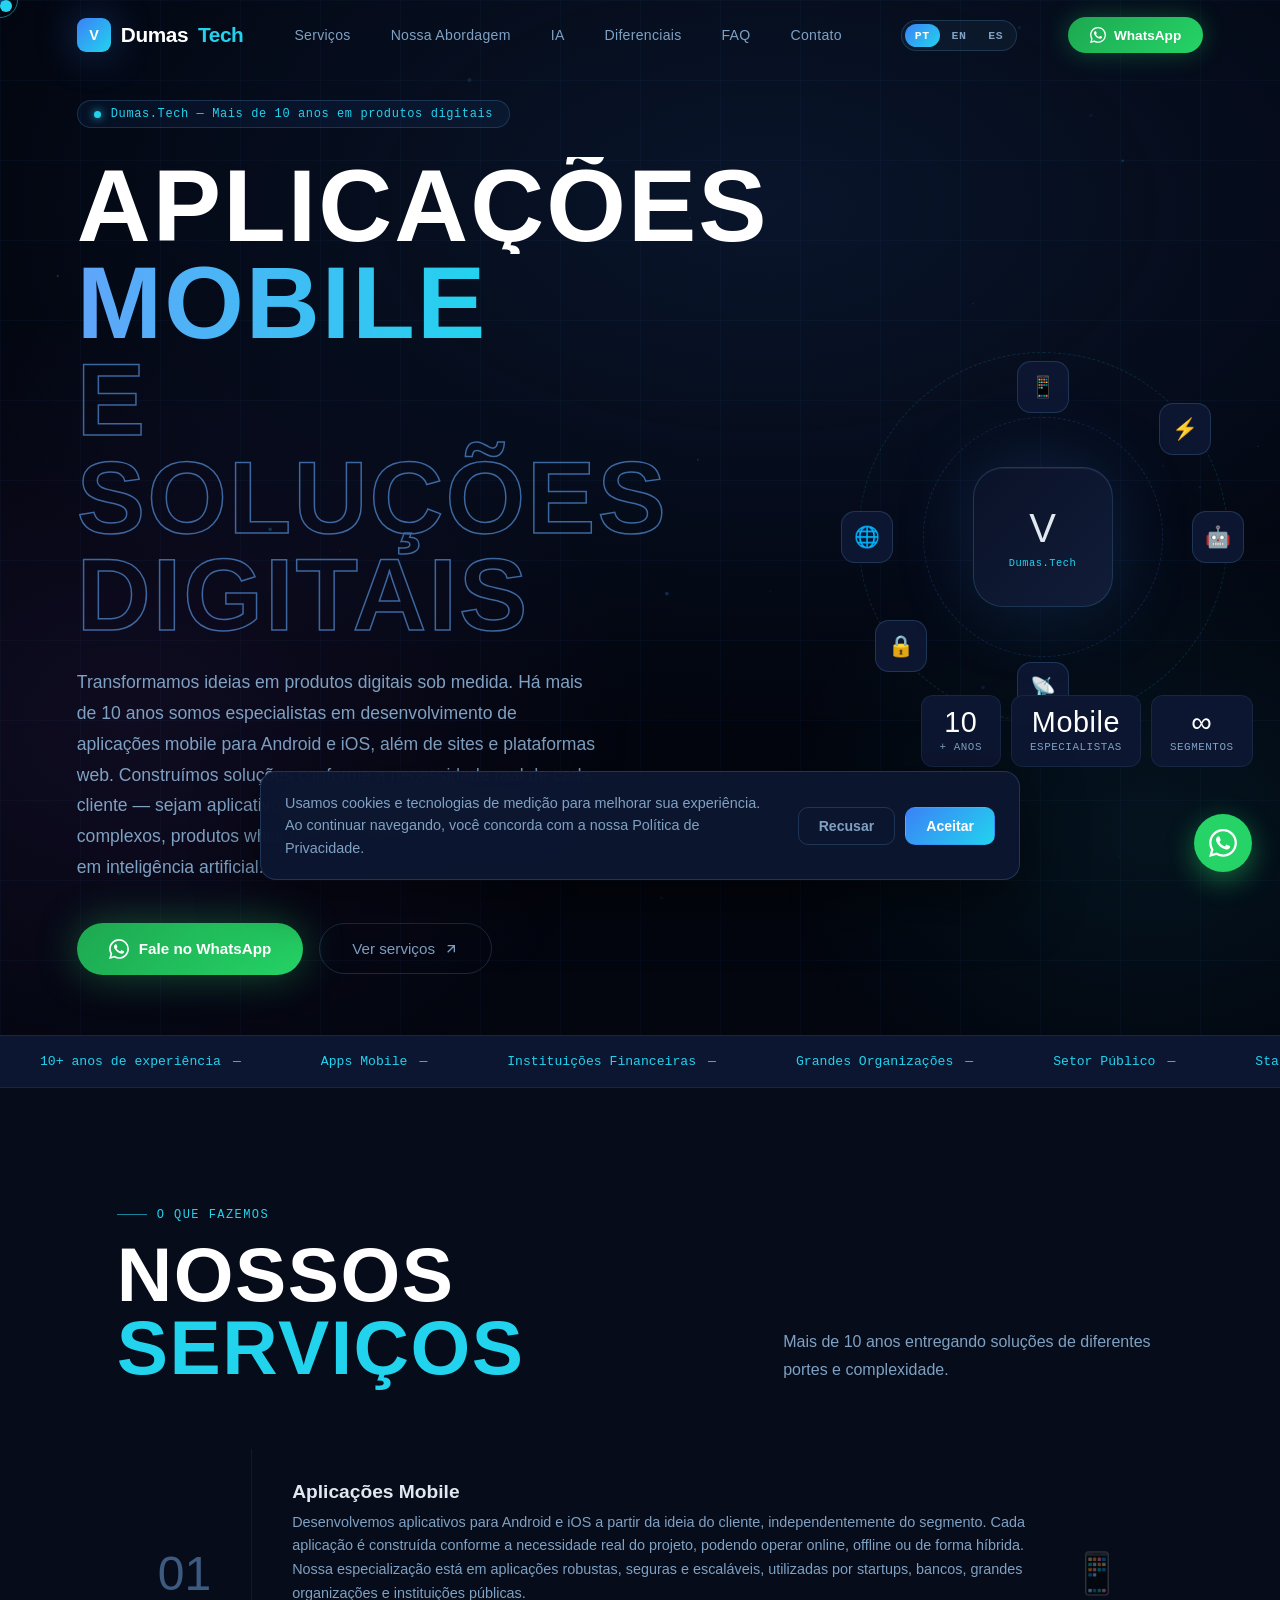
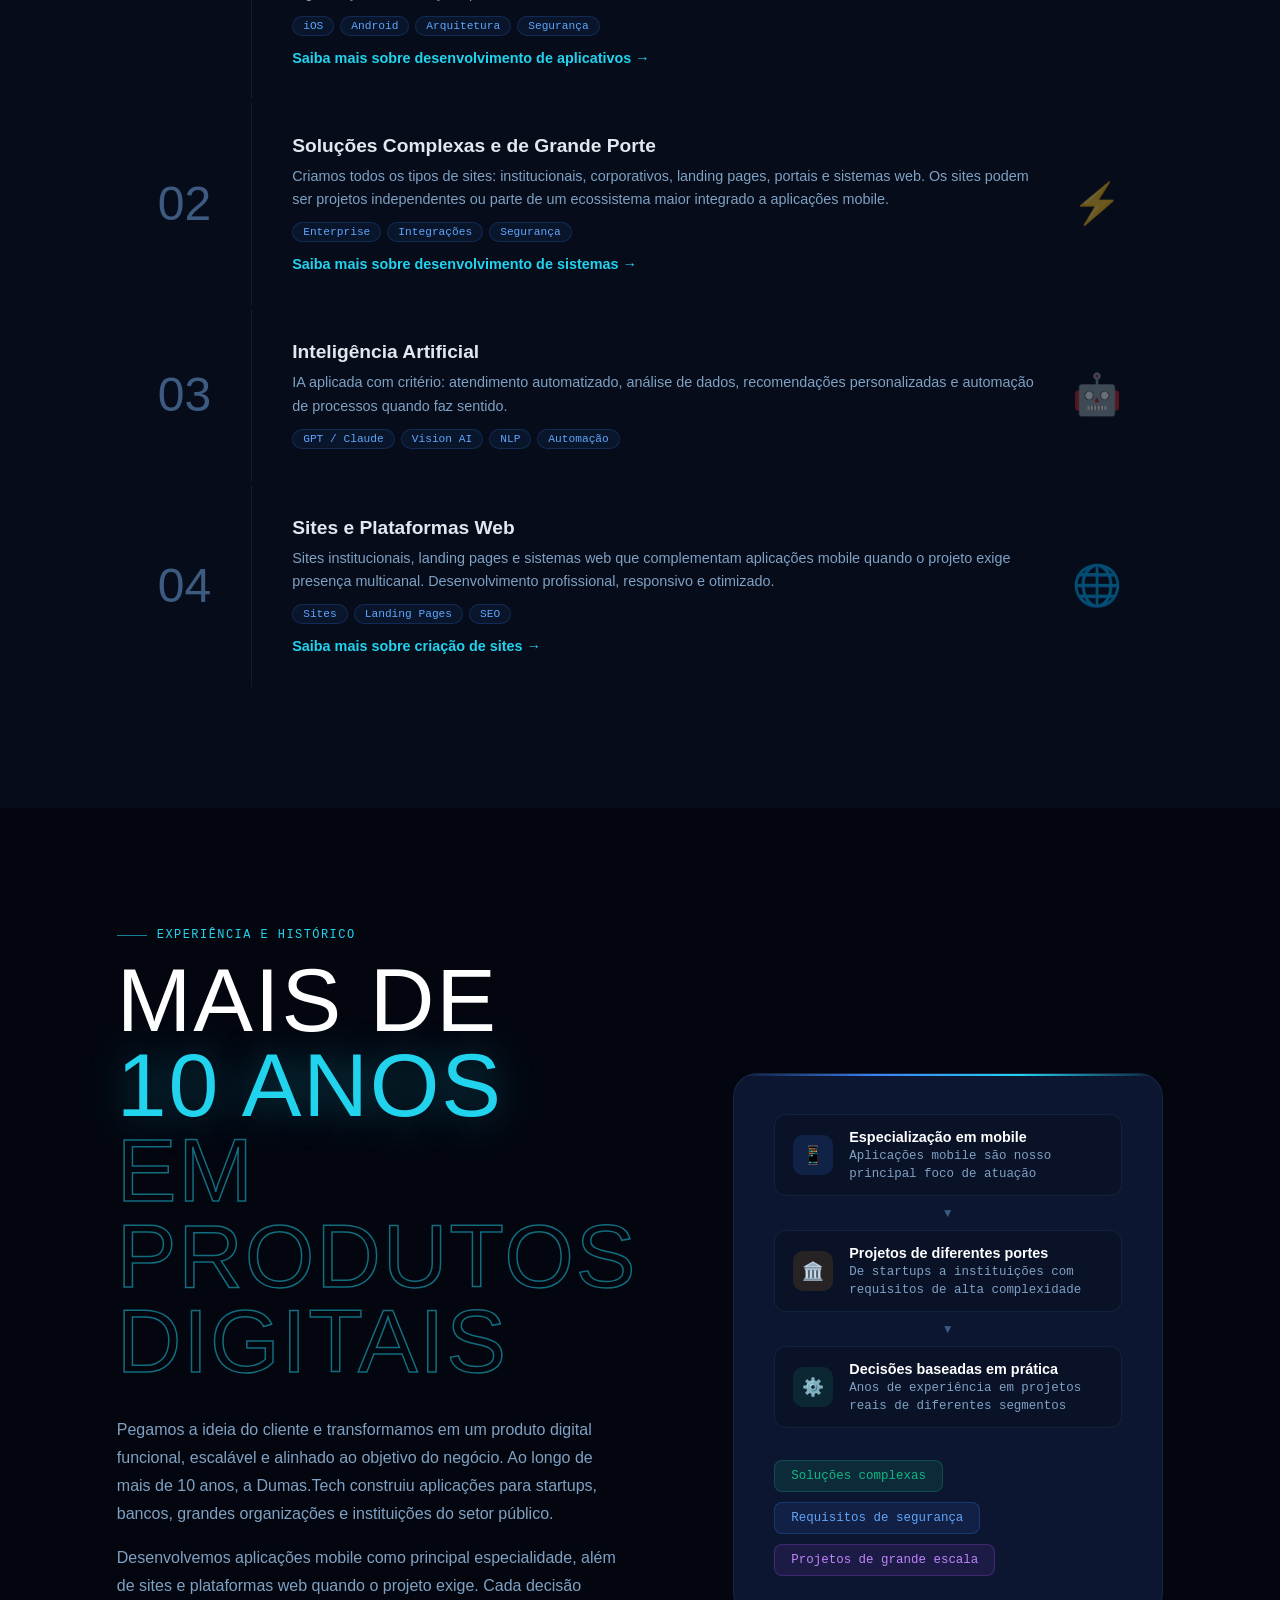
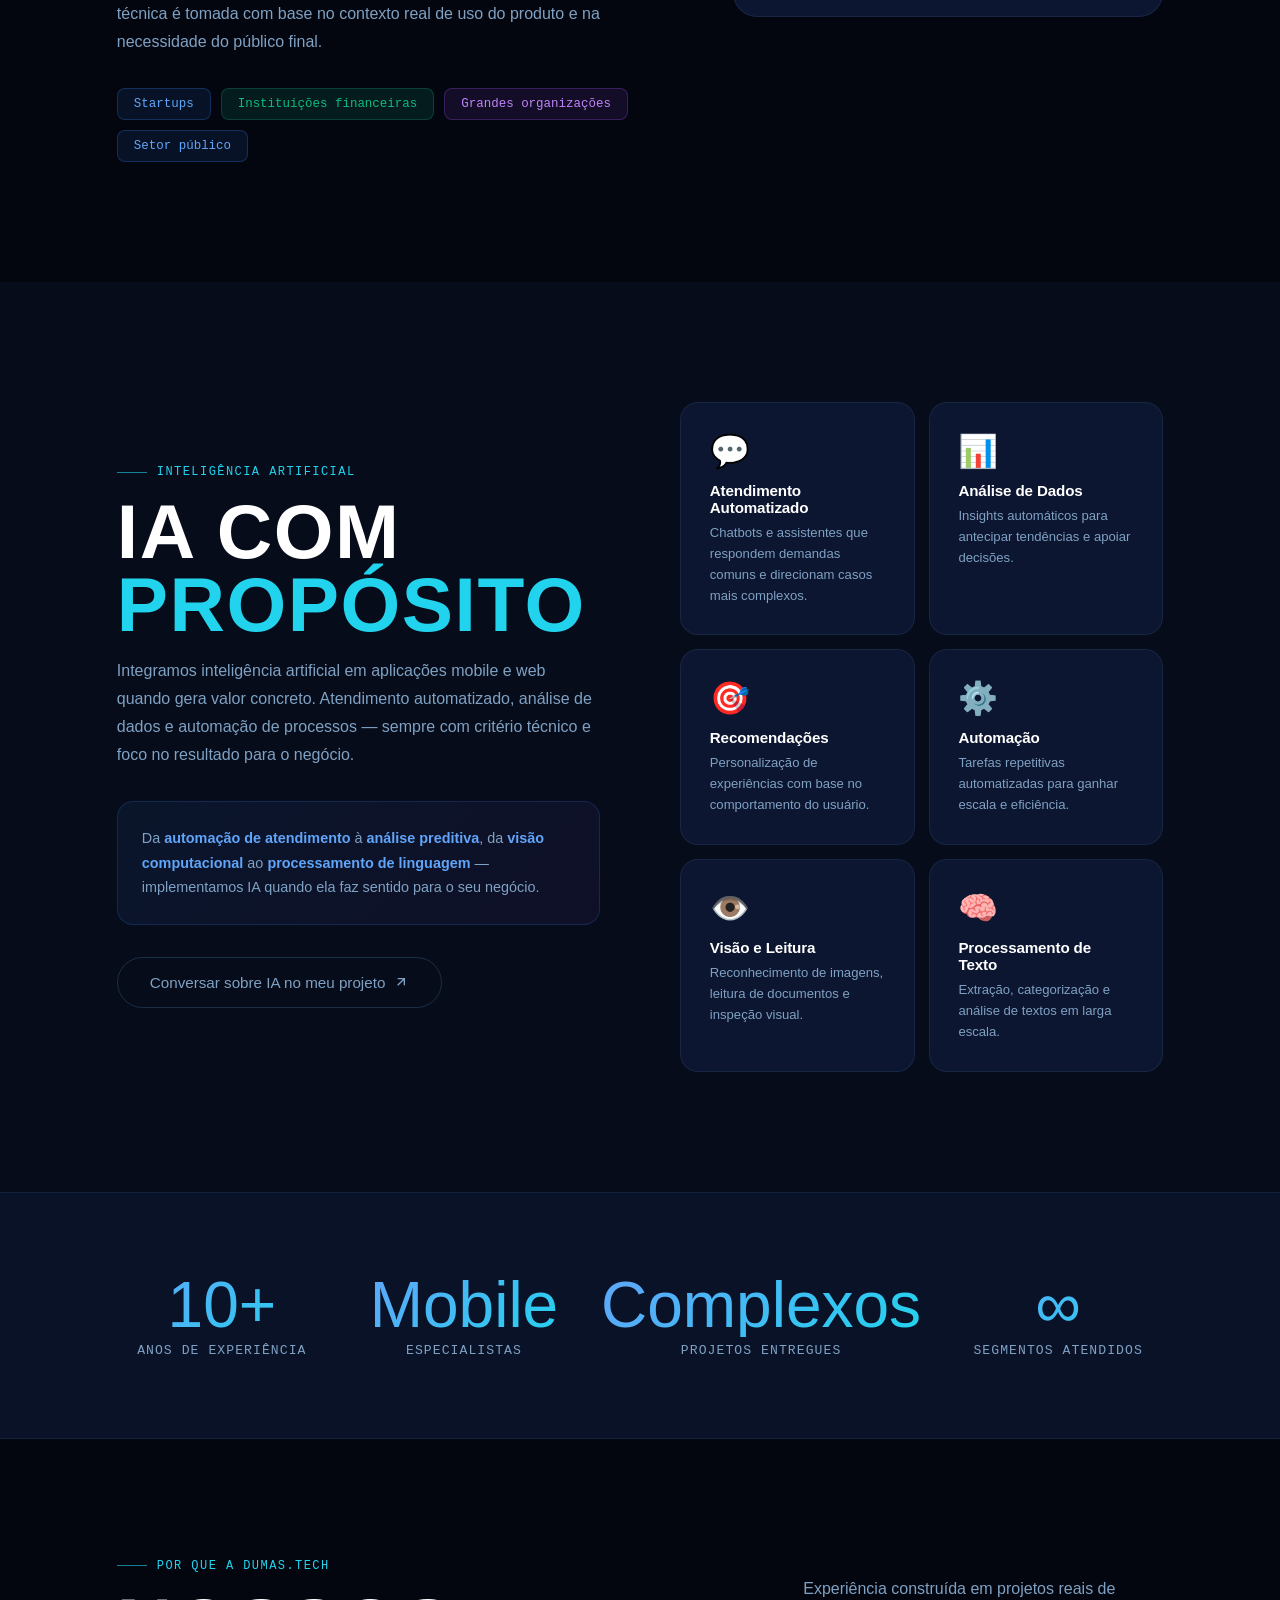
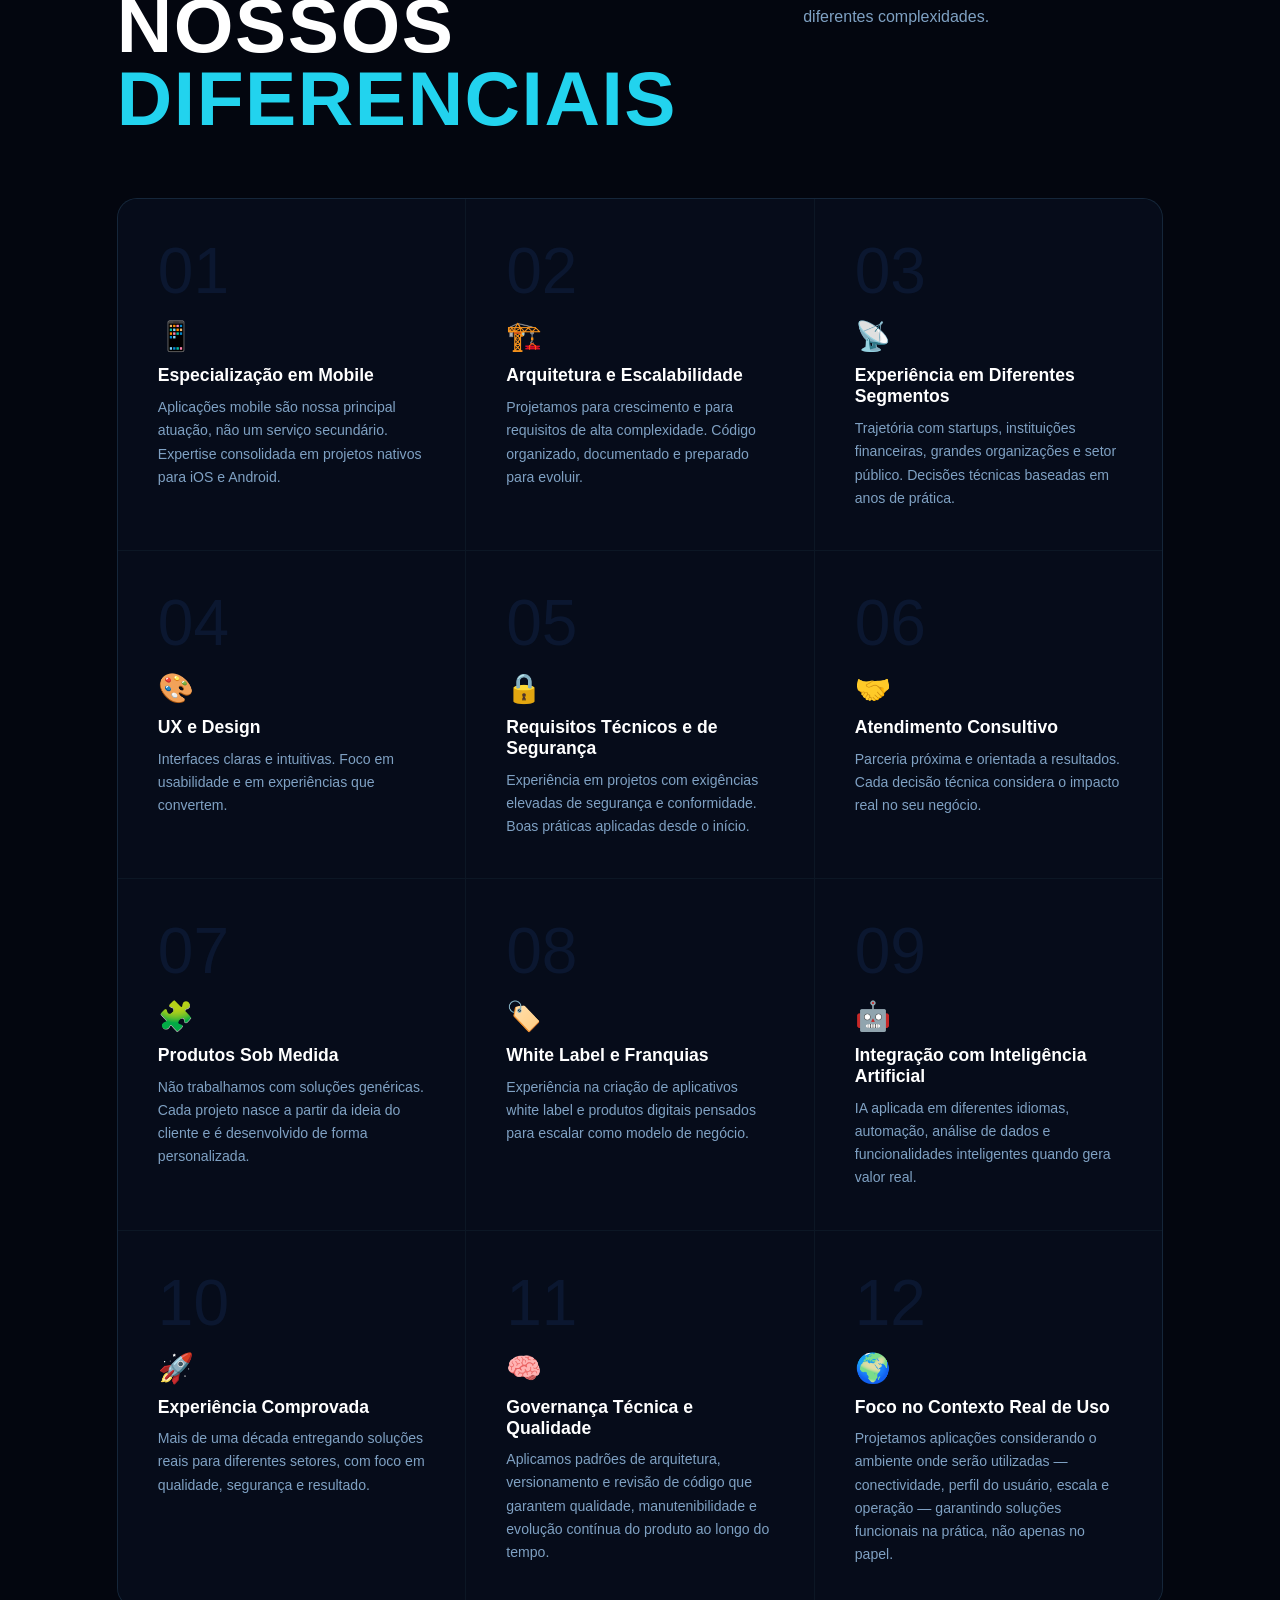
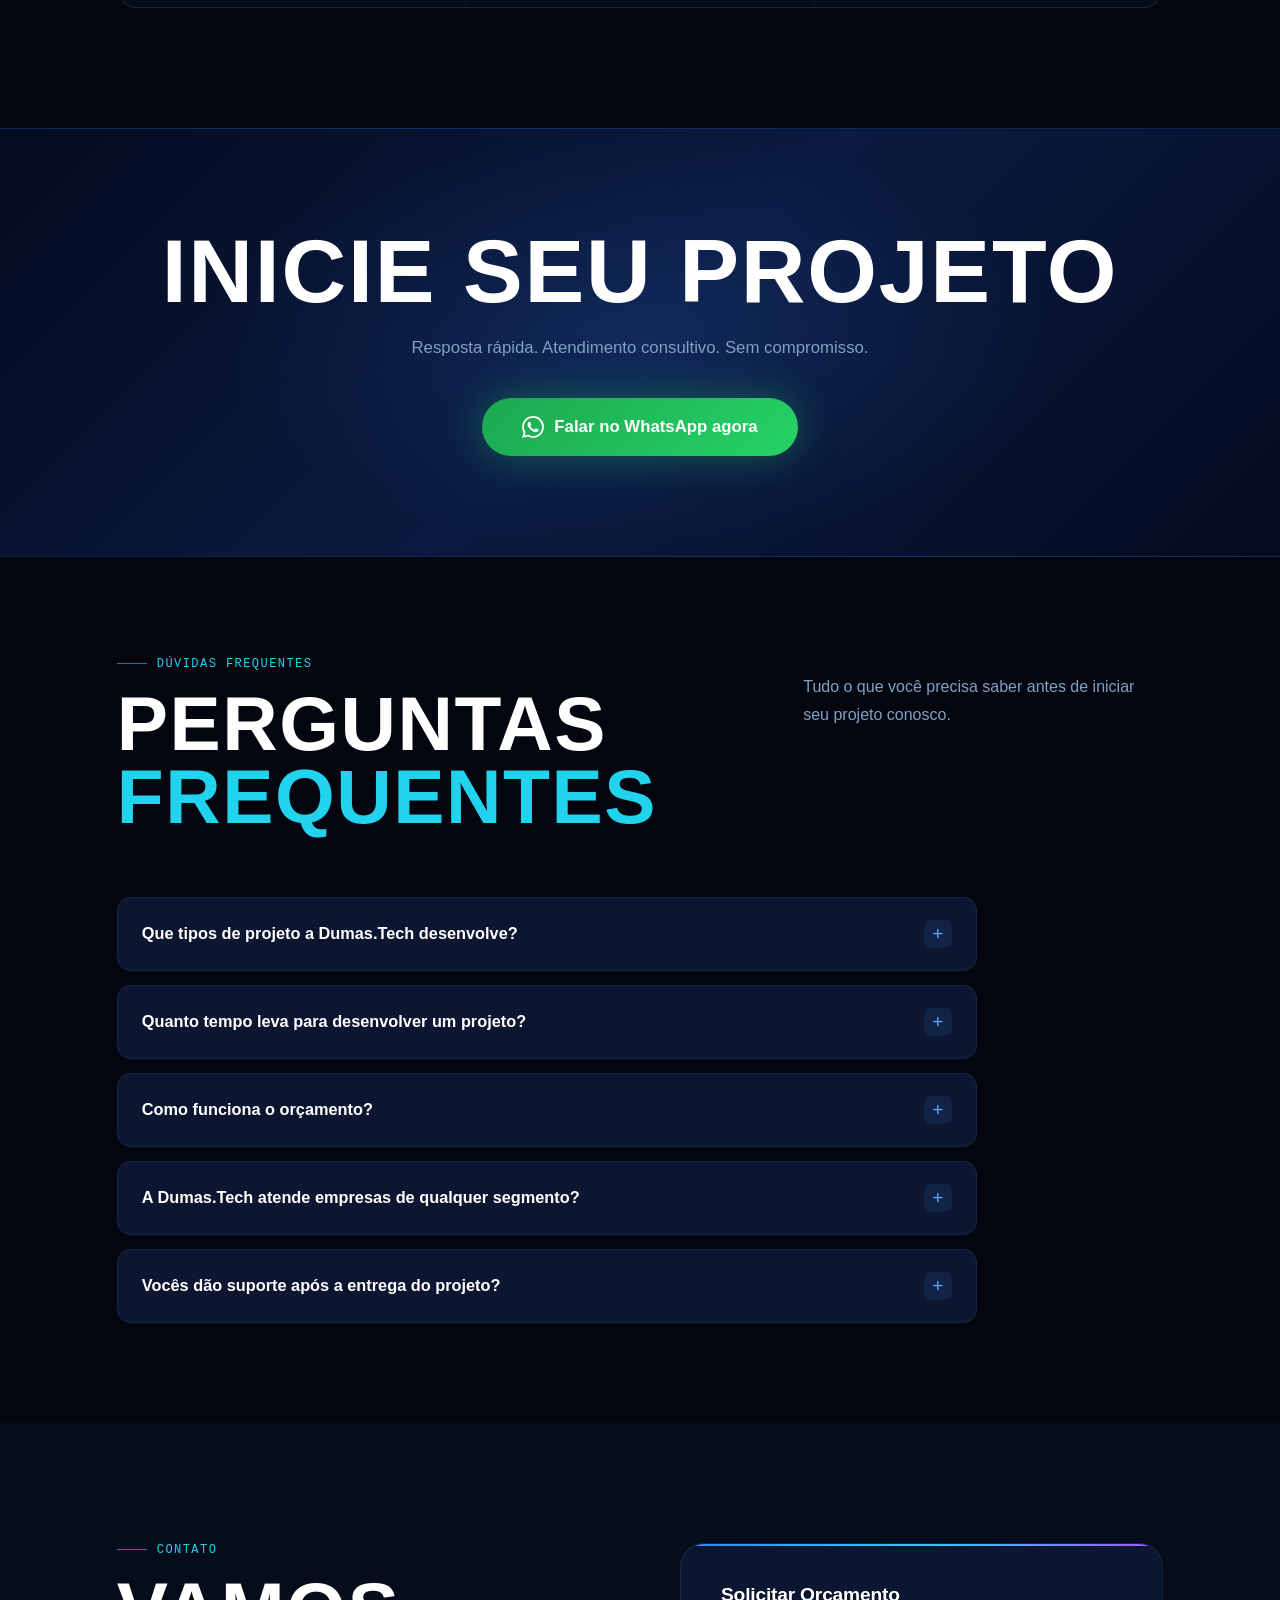
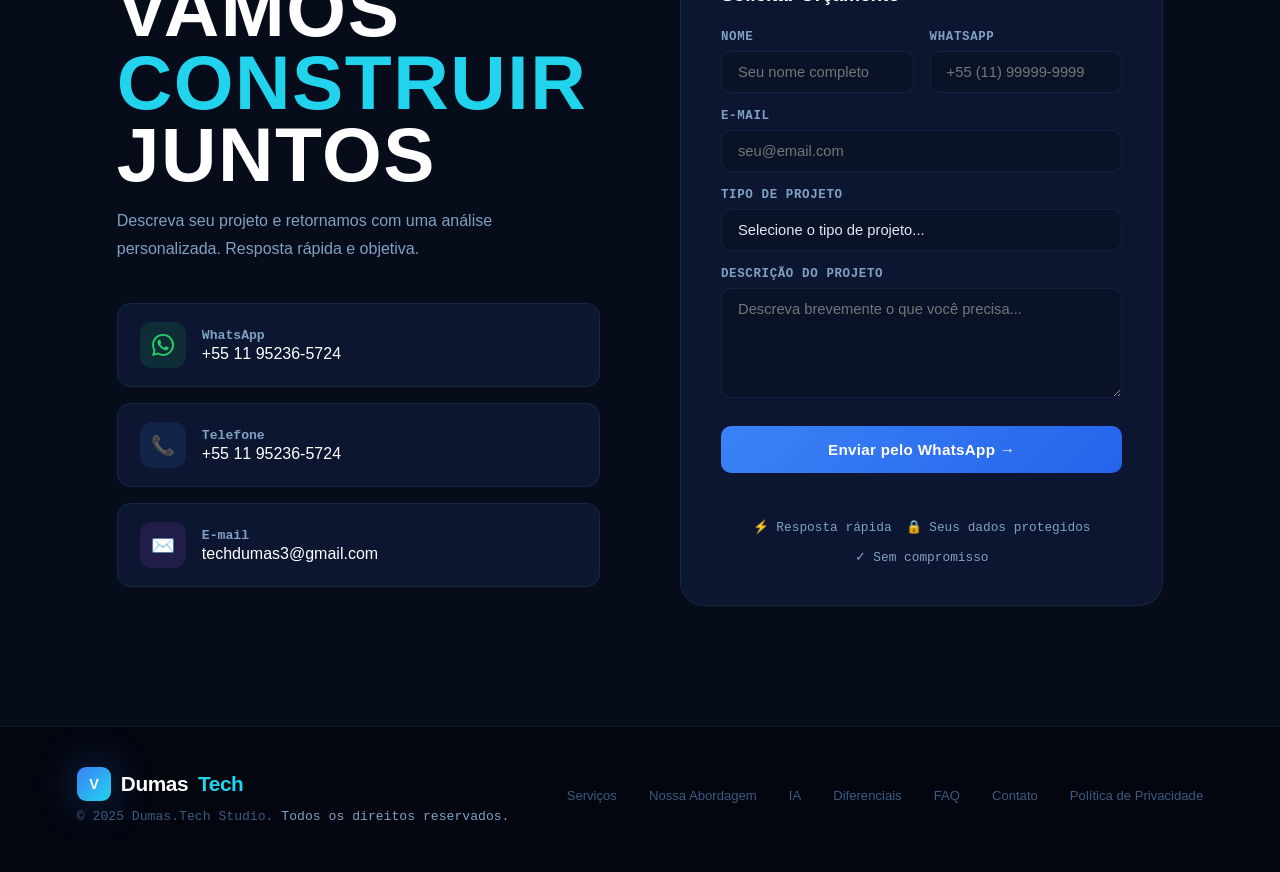
<file: index.html>
<!doctype html>
<html lang="pt-BR">
  <head>
    <meta charset="UTF-8" />
    <meta name="viewport" content="width=device-width, initial-scale=1.0" />

    <!-- Segurança: política de conteúdo e proteções do navegador -->
    <meta
      http-equiv="Content-Security-Policy"
      content="default-src 'self'; script-src 'self' 'unsafe-inline' https://www.googletagmanager.com https://www.google-analytics.com https://connect.facebook.net https://www.clarity.ms https://*.clarity.ms; style-src 'self' 'unsafe-inline' https://fonts.googleapis.com; font-src 'self' https://fonts.gstatic.com; img-src 'self' data: https:; connect-src 'self' https://www.google-analytics.com https://*.google-analytics.com https://connect.facebook.net https://www.facebook.com https://*.clarity.ms; frame-ancestors 'none'; base-uri 'self'; form-action 'self' https://wa.me; upgrade-insecure-requests"
    />
    <meta http-equiv="X-Content-Type-Options" content="nosniff" />
    <meta name="referrer" content="strict-origin-when-cross-origin" />

    <!-- Verificação Google (não remover) -->
    <meta name="google-site-verification" content="Qp5QRkuJe-_9-1Eq6c0hypU45sZfs5QPzhnaIxuifBs" />

    <!-- Google tag (gtag.js) — Google Analytics 4 + Google Ads -->
    <script async src="https://www.googletagmanager.com/gtag/js?id=G-Y41DB1366P"></script>
    <script>
      window.dataLayer = window.dataLayer || [];
      function gtag(){dataLayer.push(arguments);}

      // Consent Mode: por padrão NEGADO até o visitante aceitar (LGPD).
      // O main.js libera para 'granted' quando o usuário clica em "Aceitar".
      gtag('consent', 'default', {
        ad_storage: 'denied',
        analytics_storage: 'denied',
        ad_user_data: 'denied',
        ad_personalization: 'denied',
        wait_for_update: 500
      });

      gtag('js', new Date());

      // Google Analytics 4
      gtag('config', 'G-Y41DB1366P');

      // Google Ads — SUBSTITUA AW-XXXXXXXXXX pelo seu ID de conversão do Google Ads
      // (crie em: Google Ads > Ferramentas > Conversões)
      gtag('config', 'AW-XXXXXXXXXX');
    </script>

    <!-- Meta Pixel (Facebook / Instagram Ads) — SUBSTITUA SEU_PIXEL_ID -->
    <!-- Pegue o ID em: business.facebook.com > Gerenciador de Eventos > Fontes de dados -->
    <script>
      !function(f,b,e,v,n,t,s)
      {if(f.fbq)return;n=f.fbq=function(){n.callMethod?
      n.callMethod.apply(n,arguments):n.queue.push(arguments)};
      if(!f._fbq)f._fbq=n;n.push=n;n.loaded=!0;n.version='2.0';
      n.queue=[];t=b.createElement(e);t.async=!0;
      t.src=v;s=b.getElementsByTagName(e)[0];
      s.parentNode.insertBefore(t,s)}(window, document,'script',
      'https://connect.facebook.net/en_US/fbevents.js');
      // Por padrão revoga o consentimento até o aceite no banner (LGPD)
      fbq('consent', 'revoke');
      fbq('init', 'SEU_PIXEL_ID');
      fbq('track', 'PageView');
    </script>
    <noscript>
      <img height="1" width="1" style="display:none"
        src="https://www.facebook.com/tr?id=SEU_PIXEL_ID&ev=PageView&noscript=1" />
    </noscript>

    <!-- Microsoft Clarity (mapa de calor + gravação de sessão, grátis) -->
    <!-- SUBSTITUA SEU_CLARITY_ID. Pegue em: clarity.microsoft.com -->
    <script>
      (function(c,l,a,r,i,t,y){
        c[a]=c[a]||function(){(c[a].q=c[a].q||[]).push(arguments)};
        t=l.createElement(r);t.async=1;t.src="https://www.clarity.ms/tag/"+i;
        y=l.getElementsByTagName(r)[0];y.parentNode.insertBefore(t,y);
      })(window, document, "clarity", "script", "SEU_CLARITY_ID");
    </script>

    <!-- TÍTULO: começa pela palavra-chave que as pessoas buscam -->
    <title>Desenvolvimento de Aplicativos Mobile e Software | Dumas.Tech</title>

    <!-- DESCRIÇÃO: ~155 caracteres, com chamada pra ação -->
    <meta
      name="description"
      content="Empresa de desenvolvimento de aplicativos mobile e qualquer sistema, (iOS e Android), sites e sistemas sob medida. Mais de 10 anos criando soluções digitais com IA. Fale conosco."
    />
    <meta
      name="keywords"
      content="desenvolvimento de aplicativos, aplicativos mobile, desenvolvimento de apps, criar aplicativo, apps iOS Android, desenvolvimento de software sob medida, fábrica de software, sistemas web, inteligência artificial, white label"
    />
    <meta name="author" content="Dumas.Tech" />
    <meta name="robots" content="index, follow" />
    <link rel="canonical" href="https://dumastech.com.br/" />

    <!-- Open Graph (WhatsApp, Facebook, LinkedIn) -->
    <meta property="og:type" content="website" />
    <meta property="og:title" content="Desenvolvimento de Aplicativos Mobile e Software | Dumas.Tech" />
    <meta
      property="og:description"
      content="Mais de 10 anos criando aplicativos mobile, sites e sistemas sob medida para startups, instituições financeiras e grandes organizações."
    />
    <meta property="og:url" content="https://dumastech.com.br/" />
    <meta property="og:image" content="https://dumastech.com.br/logoDumas.png" />
    <meta property="og:image:alt" content="Dumas.Tech — Desenvolvimento de aplicativos e software" />
    <meta property="og:locale" content="pt_BR" />
    <meta property="og:site_name" content="Dumas.Tech" />

    <!-- Twitter/X Card -->
    <meta name="twitter:card" content="summary_large_image" />
    <meta name="twitter:title" content="Desenvolvimento de Aplicativos Mobile e Software | Dumas.Tech" />
    <meta name="twitter:description" content="Aplicativos mobile, sites e sistemas sob medida com mais de 10 anos de experiência." />
    <meta name="twitter:image" content="https://dumastech.com.br/logoDumas.png" />

    <!-- Favicon -->
    <link rel="icon" type="image/png" href="logoDumas.png" />
    <link rel="apple-touch-icon" href="logoDumas.png" />
    <meta name="theme-color" content="#03060f" />

    <!-- Dados estruturados (JSON-LD) -->
    <script type="application/ld+json">
      {
        "@context": "https://schema.org",
        "@type": "ProfessionalService",
        "name": "Dumas.Tech",
        "description": "Estúdio de desenvolvimento de produtos digitais especializado em aplicações mobile (iOS e Android), sites, plataformas web e soluções com inteligência artificial.",
        "url": "https://dumastech.com.br/",
        "logo": "https://dumastech.com.br/logoDumas.png",
        "image": "https://dumastech.com.br/logoDumas.png",
        "telephone": "+5511952365724",
        "email": "techdumas3@gmail.com",
        "priceRange": "$$",
        "foundingDate": "2015",
        "areaServed": { "@type": "Country", "name": "Brasil" },
        "knowsAbout": [
          "Desenvolvimento de aplicativos mobile",
          "iOS",
          "Android",
          "Desenvolvimento de sites",
          "Sistemas web",
          "Inteligência artificial",
          "Produtos white label"
        ],
        "contactPoint": {
          "@type": "ContactPoint",
          "telephone": "+5511952365724",
          "contactType": "customer service",
          "availableLanguage": ["Portuguese"]
        },
        "sameAs": ["https://wa.me/5511952365724"]
      }
    </script>

    <!-- FAQ estruturado (pode gerar rich snippet no Google) -->
    <script type="application/ld+json">
      {
        "@context": "https://schema.org",
        "@type": "FAQPage",
        "mainEntity": [
          {
            "@type": "Question",
            "name": "Que tipos de projeto a Dumas.Tech desenvolve?",
            "acceptedAnswer": {
              "@type": "Answer",
              "text": "Desenvolvemos aplicativos mobile para iOS e Android, sites e plataformas web, sistemas sob medida e soluções com integração de inteligência artificial, para empresas de todos os portes."
            }
          },
          {
            "@type": "Question",
            "name": "Quanto tempo leva para desenvolver um projeto?",
            "acceptedAnswer": {
              "@type": "Answer",
              "text": "O prazo depende da complexidade. Após entender sua necessidade, apresentamos um cronograma realista. Projetos menores podem ficar prontos em semanas; soluções complexas são planejadas por etapas."
            }
          },
          {
            "@type": "Question",
            "name": "Como funciona o orçamento?",
            "acceptedAnswer": {
              "@type": "Answer",
              "text": "O orçamento é personalizado e sem compromisso. Você descreve seu projeto pelo WhatsApp ou formulário, e retornamos com uma análise e proposta alinhadas ao seu objetivo."
            }
          },
          {
            "@type": "Question",
            "name": "A Dumas.Tech atende empresas de qualquer segmento?",
            "acceptedAnswer": {
              "@type": "Answer",
              "text": "Sim. Temos mais de 10 anos de experiência com startups, instituições financeiras, grandes organizações e setor público, em diferentes segmentos de mercado."
            }
          }
        ]
      }
    </script>

    <link rel="preconnect" href="https://fonts.googleapis.com" />
    <link
      href="https://fonts.googleapis.com/css2?family=Space+Grotesk:wght@300;400;500;600;700&family=Bebas+Neue&family=JetBrains+Mono:wght@300;400;500&display=swap"
      rel="stylesheet"
    />
    <link rel="stylesheet" href="css/styles.css" />
  </head>
  <body>
    <!-- Cursor -->
    <div class="cursor" id="cursor"></div>
    <div class="cursor-follower" id="cursorFollower"></div>

    <!-- Canvas Particles -->
    <canvas id="particle-canvas"></canvas>

    <!-- Nav -->
    <nav id="navbar">
      <a href="#home" class="logo">
        <div class="logo-mark">V</div>
        Dumas<em>Tech</em>
      </a>
      <ul class="nav-links">
        <li><a href="#servicos" data-i18n="nav.servicos">Serviços</a></li>
        <li><a href="#abordagem" data-i18n="nav.abordagem">Nossa Abordagem</a></li>
        <li><a href="#ia" data-i18n="nav.ia">IA</a></li>
        <li><a href="#diferenciais" data-i18n="nav.diferenciais">Diferenciais</a></li>
        <li><a href="#faq" data-i18n="nav.faq">FAQ</a></li>
        <li><a href="#contato" data-i18n="nav.contato">Contato</a></li>
      </ul>
      <div class="lang-switcher" role="group" aria-label="Selecionar idioma">
        <button class="lang-btn" data-lang="pt" onclick="setLanguage('pt')" title="Português">PT</button>
        <button class="lang-btn" data-lang="en" onclick="setLanguage('en')" title="English">EN</button>
        <button class="lang-btn" data-lang="es" onclick="setLanguage('es')" title="Español">ES</button>
      </div>
      <a
        href="https://wa.me/5511952365724?text=Olá!%20Vim%20pelo%20site%20e%20quero%20solicitar%20um%20orçamento."
        class="nav-wa"
        target="_blank" rel="noopener noreferrer"
      >
        <svg width="16" height="16" viewBox="0 0 24 24" fill="currentColor">
          <path
            d="M17.472 14.382c-.297-.149-1.758-.867-2.03-.967-.273-.099-.471-.148-.67.15-.197.297-.767.966-.94 1.164-.173.199-.347.223-.644.075-.297-.15-1.255-.463-2.39-1.475-.883-.788-1.48-1.761-1.653-2.059-.173-.297-.018-.458.13-.606.134-.133.298-.347.446-.52.149-.174.198-.298.298-.497.099-.198.05-.371-.025-.52-.075-.149-.669-1.612-.916-2.207-.242-.579-.487-.5-.669-.51-.173-.008-.371-.01-.57-.01-.198 0-.52.074-.792.372-.272.297-1.04 1.016-1.04 2.479 0 1.462 1.065 2.875 1.213 3.074.149.198 2.096 3.2 5.077 4.487.709.306 1.262.489 1.694.625.712.227 1.36.195 1.871.118.571-.085 1.758-.719 2.006-1.413.248-.694.248-1.289.173-1.413-.074-.124-.272-.198-.57-.347m-5.421 7.403h-.004a9.87 9.87 0 01-5.031-1.378l-.361-.214-3.741.982.998-3.648-.235-.374a9.86 9.86 0 01-1.51-5.26c.001-5.45 4.436-9.884 9.888-9.884 2.64 0 5.122 1.03 6.988 2.898a9.825 9.825 0 012.893 6.994c-.003 5.45-4.437 9.884-9.885 9.884m8.413-18.297A11.815 11.815 0 0012.05 0C5.495 0 .16 5.335.157 11.892c0 2.096.547 4.142 1.588 5.945L.057 24l6.305-1.654a11.882 11.882 0 005.683 1.448h.005c6.554 0 11.89-5.335 11.893-11.893a11.821 11.821 0 00-3.48-8.413Z"
          />
        </svg>
        WhatsApp
      </a>
      <button class="hamburger" onclick="toggleMenu()" id="hamburger">
        <span></span><span></span><span></span>
      </button>
    </nav>

    <!-- Mobile Menu -->
    <div class="mobile-menu" id="mobileMenu">
      <ul>
        <li><a href="#servicos" onclick="closeMenu()" data-i18n="nav.servicos">Serviços</a></li>
        <li><a href="#abordagem" onclick="closeMenu()" data-i18n="nav.abordagem">Nossa Abordagem</a></li>
        <li><a href="#ia" onclick="closeMenu()" data-i18n="nav.ia">Inteligência Artificial</a></li>
        <li><a href="#diferenciais" onclick="closeMenu()" data-i18n="nav.diferenciais">Diferenciais</a></li>
        <li><a href="#faq" onclick="closeMenu()" data-i18n="nav.faq">FAQ</a></li>
        <li><a href="#contato" onclick="closeMenu()" data-i18n="nav.contato">Contato</a></li>
      </ul>
      <div class="lang-switcher lang-switcher-mobile" role="group" aria-label="Selecionar idioma">
        <button class="lang-btn" data-lang="pt" onclick="setLanguage('pt')">PT</button>
        <button class="lang-btn" data-lang="en" onclick="setLanguage('en')">EN</button>
        <button class="lang-btn" data-lang="es" onclick="setLanguage('es')">ES</button>
      </div>
      <a
        href="https://wa.me/5511952365724?text=Olá!%20Vim%20pelo%20site%20e%20quero%20um%20orçamento."
        class="nav-wa"
        target="_blank" rel="noopener noreferrer"
        onclick="closeMenu()"
      >
        <svg width="18" height="18" viewBox="0 0 24 24" fill="currentColor">
          <path
            d="M17.472 14.382c-.297-.149-1.758-.867-2.03-.967-.273-.099-.471-.148-.67.15-.197.297-.767.966-.94 1.164-.173.199-.347.223-.644.075-.297-.15-1.255-.463-2.39-1.475-.883-.788-1.48-1.761-1.653-2.059-.173-.297-.018-.458.13-.606.134-.133.298-.347.446-.52.149-.174.198-.298.298-.497.099-.198.05-.371-.025-.52-.075-.149-.669-1.612-.916-2.207-.242-.579-.487-.5-.669-.51-.173-.008-.371-.01-.57-.01-.198 0-.52.074-.792.372-.272.297-1.04 1.016-1.04 2.479 0 1.462 1.065 2.875 1.213 3.074.149.198 2.096 3.2 5.077 4.487.709.306 1.262.489 1.694.625.712.227 1.36.195 1.871.118.571-.085 1.758-.719 2.006-1.413.248-.694.248-1.289.173-1.413-.074-.124-.272-.198-.57-.347m-5.421 7.403h-.004a9.87 9.87 0 01-5.031-1.378l-.361-.214-3.741.982.998-3.648-.235-.374a9.86 9.86 0 01-1.51-5.26c.001-5.45 4.436-9.884 9.888-9.884 2.64 0 5.122 1.03 6.988 2.898a9.825 9.825 0 012.893 6.994c-.003 5.45-4.437 9.884-9.885 9.884m8.413-18.297A11.815 11.815 0 0012.05 0C5.495 0 .16 5.335.157 11.892c0 2.096.547 4.142 1.588 5.945L.057 24l6.305-1.654a11.882 11.882 0 005.683 1.448h.005c6.554 0 11.89-5.335 11.893-11.893a11.821 11.821 0 00-3.48-8.413Z"
          />
        </svg>
        Fale no WhatsApp
      </a>
    </div>

    <!-- Hero -->
    <section id="home">
      <div class="hero-bg-glow"></div>
      <div class="hero-grid-lines"></div>

      <div class="hero-inner">
        <div class="hero-left">
          <div class="hero-eyebrow reveal">
            <span class="eyebrow-dot"></span>
            <span data-i18n="hero.eyebrow">Dumas.Tech — Mais de 10 anos em produtos digitais</span>
          </div>

          <h1 class="hero-h1">
            <div class="line reveal delay-1"><span data-i18n="hero.l1">APLICAÇÕES</span></div>
            <div class="line reveal delay-2">
              <span class="accent glitch" data-text="MOBILE" data-i18n="hero.l2">MOBILE</span>
            </div>
            <div class="line reveal delay-3">
              <span class="outline-text" data-i18n="hero.l3">E SOLUÇÕES DIGITAIS</span>
            </div>
          </h1>

          <p class="hero-sub reveal delay-3" data-i18n="hero.sub">
            Transformamos ideias em produtos digitais sob medida. Há mais de 10
            anos somos especialistas em desenvolvimento de aplicações mobile
            para Android e iOS, além de sites e plataformas web. Construímos
            soluções conforme a necessidade real de cada cliente — sejam
            aplicativos online, offline, híbridos, sistemas complexos, produtos
            white label ou plataformas com integração em inteligência
            artificial.
          </p>

          <div class="hero-actions reveal delay-4">
            <a
              href="https://wa.me/5511952365724?text=Olá!%20Quero%20conversar%20sobre%20meu%20projeto."
              class="btn-wa"
              target="_blank" rel="noopener noreferrer"
            >
              <svg width="20" height="20" viewBox="0 0 24 24" fill="white">
                <path
                  d="M17.472 14.382c-.297-.149-1.758-.867-2.03-.967-.273-.099-.471-.148-.67.15-.197.297-.767.966-.94 1.164-.173.199-.347.223-.644.075-.297-.15-1.255-.463-2.39-1.475-.883-.788-1.48-1.761-1.653-2.059-.173-.297-.018-.458.13-.606.134-.133.298-.347.446-.52.149-.174.198-.298.298-.497.099-.198.05-.371-.025-.52-.075-.149-.669-1.612-.916-2.207-.242-.579-.487-.5-.669-.51-.173-.008-.371-.01-.57-.01-.198 0-.52.074-.792.372-.272.297-1.04 1.016-1.04 2.479 0 1.462 1.065 2.875 1.213 3.074.149.198 2.096 3.2 5.077 4.487.709.306 1.262.489 1.694.625.712.227 1.36.195 1.871.118.571-.085 1.758-.719 2.006-1.413.248-.694.248-1.289.173-1.413-.074-.124-.272-.198-.57-.347m-5.421 7.403h-.004a9.87 9.87 0 01-5.031-1.378l-.361-.214-3.741.982.998-3.648-.235-.374a9.86 9.86 0 01-1.51-5.26c.001-5.45 4.436-9.884 9.888-9.884 2.64 0 5.122 1.03 6.988 2.898a9.825 9.825 0 012.893 6.994c-.003 5.45-4.437 9.884-9.885 9.884m8.413-18.297A11.815 11.815 0 0012.05 0C5.495 0 .16 5.335.157 11.892c0 2.096.547 4.142 1.588 5.945L.057 24l6.305-1.654a11.882 11.882 0 005.683 1.448h.005c6.554 0 11.89-5.335 11.893-11.893a11.821 11.821 0 00-3.48-8.413Z"
                />
              </svg>
              <span data-i18n="hero.cta_wa">Fale no WhatsApp</span>
            </a>
            <a href="#servicos" class="btn-outline">
              <span data-i18n="hero.cta_serv">Ver serviços</span>
              <svg
                width="16"
                height="16"
                viewBox="0 0 24 24"
                fill="none"
                stroke="currentColor"
                stroke-width="2"
              >
                <path d="M7 17l9.2-9.2M17 17V7H7" />
              </svg>
            </a>
          </div>
        </div>

        <div class="hero-visual reveal-right delay-2">
          <div class="orbit-wrapper">
            <div class="orbit-ring ring1"></div>
            <div class="orbit-ring ring2"></div>

            <div class="orbit-center">
              <div class="orbit-center-icon">V</div>
              <div class="orbit-center-text">Dumas.Tech</div>
            </div>

            <div class="orbit-satellite sat1" title="Mobile">📱</div>
            <div class="orbit-satellite sat2" title="IA">🤖</div>
            <div class="orbit-satellite sat3" title="Experiência">📡</div>
            <div class="orbit-satellite sat4" title="Web">🌐</div>
            <div class="orbit-satellite sat5" title="Performance">⚡</div>
            <div class="orbit-satellite sat6" title="Segurança">🔒</div>
          </div>

          <div class="hero-counters">
            <div class="counter-pill">
              <span class="num" data-target="10">0</span>
              <span class="lbl">+ Anos</span>
            </div>
            <div class="counter-pill">
              <span class="num" data-text="Mobile">0</span>
              <span class="lbl">Especialistas</span>
            </div>
            <div class="counter-pill">
              <span class="num" data-text="∞">0</span>
              <span class="lbl">Segmentos</span>
            </div>
          </div>
        </div>
      </div>
    </section>

    <!-- Marquee -->
    <div class="marquee-strip">
      <div class="marquee-track" id="marquee">
        <div class="marquee-item">
          <span>10+ anos de experiência</span>
          <span class="marquee-sep">—</span>
        </div>
        <div class="marquee-item">
          <span>Apps Mobile</span> <span class="marquee-sep">—</span>
        </div>
        <div class="marquee-item">
          <span>Instituições Financeiras</span>
          <span class="marquee-sep">—</span>
        </div>
        <div class="marquee-item">
          <span>Grandes Organizações</span> <span class="marquee-sep">—</span>
        </div>
        <div class="marquee-item">
          <span>Setor Público</span> <span class="marquee-sep">—</span>
        </div>
        <div class="marquee-item">
          <span>Startups</span> <span class="marquee-sep">—</span>
        </div>
        <div class="marquee-item">
          <span>10+ anos de experiência</span>
          <span class="marquee-sep">—</span>
        </div>
        <div class="marquee-item">
          <span>Apps Mobile</span> <span class="marquee-sep">—</span>
        </div>
        <div class="marquee-item">
          <span>Instituições Financeiras</span>
          <span class="marquee-sep">—</span>
        </div>
        <div class="marquee-item">
          <span>Grandes Organizações</span> <span class="marquee-sep">—</span>
        </div>
        <div class="marquee-item">
          <span>Setor Público</span> <span class="marquee-sep">—</span>
        </div>
        <div class="marquee-item">
          <span>Startups</span> <span class="marquee-sep">—</span>
        </div>
      </div>
    </div>

    <!-- Services -->
    <section id="servicos">
      <div class="container">
        <div class="services-top">
          <div class="reveal-left">
            <div class="sec-label" data-i18n="services.label">O que fazemos</div>
            <h2 class="sec-title">
              <span data-i18n="services.title1">NOSSOS</span><br /><span class="acc" data-i18n="services.title2">SERVIÇOS</span>
            </h2>
          </div>
          <p class="sec-sub reveal-right" style="max-width: 380px">
            Mais de 10 anos entregando soluções de diferentes portes e
            complexidade.
          </p>
        </div>

        <div class="services-list">
          <div class="service-row reveal delay-1">
            <div class="service-num">01</div>
            <div class="service-sep"></div>
            <div class="service-body">
              <div>
                <h3>Aplicações Mobile</h3>
                <p>
                  Desenvolvemos aplicativos para Android e iOS a partir da ideia
                  do cliente, independentemente do segmento. Cada aplicação é
                  construída conforme a necessidade real do projeto, podendo
                  operar online, offline ou de forma híbrida. Nossa
                  especialização está em aplicações robustas, seguras e
                  escaláveis, utilizadas por startups, bancos, grandes
                  organizações e instituições públicas.
                </p>
                <div class="service-tags">
                  <span class="s-tag">iOS</span>
                  <span class="s-tag">Android</span>
                  <span class="s-tag">Arquitetura</span>
                  <span class="s-tag">Segurança</span>
                </div>
                <a href="desenvolvimento-de-aplicativos.html" class="service-link">Saiba mais sobre desenvolvimento de aplicativos →</a>
              </div>
              <div class="service-icon-right">📱</div>
            </div>
          </div>

          <div class="service-row reveal delay-2">
            <div class="service-num">02</div>
            <div class="service-sep"></div>
            <div class="service-body">
              <div>
                <h3>Soluções Complexas e de Grande Porte</h3>
                <p>
                  Criamos todos os tipos de sites: institucionais, corporativos,
                  landing pages, portais e sistemas web. Os sites podem ser
                  projetos independentes ou parte de um ecossistema maior
                  integrado a aplicações mobile.
                </p>
                <div class="service-tags">
                  <span class="s-tag">Enterprise</span>
                  <span class="s-tag">Integrações</span>
                  <span class="s-tag">Segurança</span>
                </div>
                <a href="desenvolvimento-de-sistemas.html" class="service-link">Saiba mais sobre desenvolvimento de sistemas →</a>
              </div>
              <div class="service-icon-right">⚡</div>
            </div>
          </div>

          <div class="service-row reveal delay-3">
            <div class="service-num">03</div>
            <div class="service-sep"></div>
            <div class="service-body">
              <div>
                <h3>Inteligência Artificial</h3>
                <p>
                  IA aplicada com critério: atendimento automatizado, análise de
                  dados, recomendações personalizadas e automação de processos
                  quando faz sentido.
                </p>
                <div class="service-tags">
                  <span class="s-tag">GPT / Claude</span>
                  <span class="s-tag">Vision AI</span>
                  <span class="s-tag">NLP</span>
                  <span class="s-tag">Automação</span>
                </div>
              </div>
              <div class="service-icon-right">🤖</div>
            </div>
          </div>

          <div class="service-row reveal delay-4">
            <div class="service-num">04</div>
            <div class="service-sep"></div>
            <div class="service-body">
              <div>
                <h3>Sites e Plataformas Web</h3>
                <p>
                  Sites institucionais, landing pages e sistemas web que
                  complementam aplicações mobile quando o projeto exige presença
                  multicanal. Desenvolvimento profissional, responsivo e
                  otimizado.
                </p>
                <div class="service-tags">
                  <span class="s-tag">Sites</span>
                  <span class="s-tag">Landing Pages</span>
                  <span class="s-tag">SEO</span>
                </div>
                <a href="desenvolvimento-de-sites.html" class="service-link">Saiba mais sobre criação de sites →</a>
              </div>
              <div class="service-icon-right">🌐</div>
            </div>
          </div>
        </div>
      </div>
    </section>

    <!-- Nossa Abordagem -->
    <section id="abordagem">
      <div class="container">
        <div class="offline-inner">
          <div class="reveal-left">
            <div class="sec-label">Experiência e histórico</div>
            <div class="big-statement">
              MAIS DE<br />
              <span class="glow">10 ANOS</span><br />
              <span class="stroke">EM PRODUTOS DIGITAIS</span>
            </div>
            <p class="sec-sub">
              Pegamos a ideia do cliente e transformamos em um produto digital
              funcional, escalável e alinhado ao objetivo do negócio. Ao longo
              de mais de 10 anos, a Dumas.Tech construiu aplicações para
              startups, bancos, grandes organizações e instituições do setor
              público.
            </p>

            <p class="sec-sub" style="margin-top: 1rem">
              Desenvolvemos aplicações mobile como principal especialidade, além
              de sites e plataformas web quando o projeto exige. Cada decisão
              técnica é tomada com base no contexto real de uso do produto e na
              necessidade do público final.
            </p>
            <div
              style="
                margin-top: 2rem;
                display: flex;
                flex-wrap: wrap;
                gap: 10px;
              "
            >
              <div class="offline-badge ob-blue">Startups</div>
              <div class="offline-badge ob-green">Instituições financeiras</div>
              <div class="offline-badge ob-purple">Grandes organizações</div>
              <div class="offline-badge ob-blue">Setor público</div>
            </div>
          </div>

          <div class="reveal-right">
            <div class="offline-diagram">
              <div class="sync-flow">
                <div class="sync-node">
                  <div class="sn-icon sn-offline">📱</div>
                  <div class="sn-text">
                    <strong>Especialização em mobile</strong>
                    <span
                      >Aplicações mobile são nosso principal foco de
                      atuação</span
                    >
                  </div>
                </div>
                <div class="sync-arrow">▼</div>
                <div class="sync-node">
                  <div class="sn-icon sn-queue">🏛️</div>
                  <div class="sn-text">
                    <strong>Projetos de diferentes portes</strong>
                    <span
                      >De startups a instituições com requisitos de alta
                      complexidade</span
                    >
                  </div>
                </div>
                <div class="sync-arrow">▼</div>
                <div class="sync-node">
                  <div class="sn-icon sn-sync">⚙️</div>
                  <div class="sn-text">
                    <strong>Decisões baseadas em prática</strong>
                    <span
                      >Anos de experiência em projetos reais de diferentes
                      segmentos</span
                    >
                  </div>
                </div>

                <div class="offline-badge-row">
                  <div class="offline-badge ob-green">Soluções complexas</div>
                  <div class="offline-badge ob-blue">
                    Requisitos de segurança
                  </div>
                  <div class="offline-badge ob-purple">
                    Projetos de grande escala
                  </div>
                </div>
              </div>
            </div>
          </div>
        </div>
      </div>
    </section>

    <!-- AI Section -->
    <section id="ia">
      <div class="container">
        <div class="ai-inner">
          <div class="reveal-left">
            <div class="sec-label">Inteligência Artificial</div>
            <h2 class="sec-title">
              IA COM<br /><span class="acc">PROPÓSITO</span>
            </h2>
            <p class="sec-sub">
              Integramos inteligência artificial em aplicações mobile e web
              quando gera valor concreto. Atendimento automatizado, análise de
              dados e automação de processos — sempre com critério técnico e
              foco no resultado para o negócio.
            </p>
            <div class="ai-badge-large" style="margin-top: 2rem">
              <p>
                Da <strong>automação de atendimento</strong> à
                <strong>análise preditiva</strong>, da
                <strong>visão computacional</strong> ao
                <strong>processamento de linguagem</strong> — implementamos IA
                quando ela faz sentido para o seu negócio.
              </p>
            </div>
            <a
              href="https://wa.me/5511952365724?text=Quero%20saber%20mais%20sobre%20IA%20no%20meu%20projeto."
              class="btn-outline"
              target="_blank" rel="noopener noreferrer"
              style="display: inline-flex; margin-top: 2rem"
            >
              Conversar sobre IA no meu projeto
              <svg
                width="16"
                height="16"
                viewBox="0 0 24 24"
                fill="none"
                stroke="currentColor"
                stroke-width="2"
              >
                <path d="M7 17l9.2-9.2M17 17V7H7" />
              </svg>
            </a>
          </div>

          <div class="ai-grid reveal-right">
            <div class="ai-card delay-1">
              <div class="ai-card-icon">💬</div>
              <h4>Atendimento Automatizado</h4>
              <p>
                Chatbots e assistentes que respondem demandas comuns e
                direcionam casos mais complexos.
              </p>
            </div>
            <div class="ai-card delay-2">
              <div class="ai-card-icon">📊</div>
              <h4>Análise de Dados</h4>
              <p>
                Insights automáticos para antecipar tendências e apoiar
                decisões.
              </p>
            </div>
            <div class="ai-card delay-3">
              <div class="ai-card-icon">🎯</div>
              <h4>Recomendações</h4>
              <p>
                Personalização de experiências com base no comportamento do
                usuário.
              </p>
            </div>
            <div class="ai-card delay-4">
              <div class="ai-card-icon">⚙️</div>
              <h4>Automação</h4>
              <p>
                Tarefas repetitivas automatizadas para ganhar escala e
                eficiência.
              </p>
            </div>
            <div class="ai-card delay-1">
              <div class="ai-card-icon">👁️</div>
              <h4>Visão e Leitura</h4>
              <p>
                Reconhecimento de imagens, leitura de documentos e inspeção
                visual.
              </p>
            </div>
            <div class="ai-card delay-2">
              <div class="ai-card-icon">🧠</div>
              <h4>Processamento de Texto</h4>
              <p>
                Extração, categorização e análise de textos em larga escala.
              </p>
            </div>
          </div>
        </div>
      </div>
    </section>

    <!-- Stats Strip -->
    <div class="stats-strip">
      <div class="container">
        <div class="stats-inner">
          <div class="stat-block reveal delay-1">
            <div class="big-num">10+</div>
            <div class="big-label">Anos de experiência</div>
          </div>
          <div class="stat-block reveal delay-2">
            <div class="big-num">Mobile</div>
            <div class="big-label">Especialistas</div>
          </div>
          <div class="stat-block reveal delay-3">
            <div class="big-num">Complexos</div>
            <div class="big-label">Projetos entregues</div>
          </div>
          <div class="stat-block reveal delay-4">
            <div class="big-num">∞</div>
            <div class="big-label">Segmentos atendidos</div>
          </div>
        </div>
      </div>
    </div>

    <!-- Diferenciais -->
    <section id="diferenciais">
      <div class="container">
        <div class="diff-title-row">
          <div class="reveal-left">
            <div class="sec-label">Por que a Dumas.Tech</div>
            <h2 class="sec-title">
              NOSSOS<br /><span class="acc">DIFERENCIAIS</span>
            </h2>
          </div>
          <p class="sec-sub reveal-right" style="max-width: 360px">
            Experiência construída em projetos reais de diferentes
            complexidades.
          </p>
        </div>

        <div class="diff-grid reveal">
          <div class="diff-item">
            <div class="diff-n">01</div>
            <span class="diff-emoji">📱</span>
            <h3>Especialização em Mobile</h3>
            <p>
              Aplicações mobile são nossa principal atuação, não um serviço
              secundário. Expertise consolidada em projetos nativos para iOS e
              Android.
            </p>
          </div>
          <div class="diff-item">
            <div class="diff-n">02</div>
            <span class="diff-emoji">🏗️</span>
            <h3>Arquitetura e Escalabilidade</h3>
            <p>
              Projetamos para crescimento e para requisitos de alta
              complexidade. Código organizado, documentado e preparado para
              evoluir.
            </p>
          </div>
          <div class="diff-item">
            <div class="diff-n">03</div>
            <span class="diff-emoji">📡</span>
            <h3>Experiência em Diferentes Segmentos</h3>
            <p>
              Trajetória com startups, instituições financeiras, grandes
              organizações e setor público. Decisões técnicas baseadas em anos
              de prática.
            </p>
          </div>
          <div class="diff-item">
            <div class="diff-n">04</div>
            <span class="diff-emoji">🎨</span>
            <h3>UX e Design</h3>
            <p>
              Interfaces claras e intuitivas. Foco em usabilidade e em
              experiências que convertem.
            </p>
          </div>
          <div class="diff-item">
            <div class="diff-n">05</div>
            <span class="diff-emoji">🔒</span>
            <h3>Requisitos Técnicos e de Segurança</h3>
            <p>
              Experiência em projetos com exigências elevadas de segurança e
              conformidade. Boas práticas aplicadas desde o início.
            </p>
          </div>
          <div class="diff-item">
            <div class="diff-n">06</div>
            <span class="diff-emoji">🤝</span>
            <h3>Atendimento Consultivo</h3>
            <p>
              Parceria próxima e orientada a resultados. Cada decisão técnica
              considera o impacto real no seu negócio.
            </p>
          </div>
          <div class="diff-item">
            <div class="diff-n">07</div>
            <span class="diff-emoji">🧩</span>
            <h3>Produtos Sob Medida</h3>
            <p>
              Não trabalhamos com soluções genéricas. Cada projeto nasce a
              partir da ideia do cliente e é desenvolvido de forma
              personalizada.
            </p>
          </div>

          <div class="diff-item">
            <div class="diff-n">08</div>
            <span class="diff-emoji">🏷️</span>
            <h3>White Label e Franquias</h3>
            <p>
              Experiência na criação de aplicativos white label e produtos
              digitais pensados para escalar como modelo de negócio.
            </p>
          </div>

          <div class="diff-item">
            <div class="diff-n">09</div>
            <span class="diff-emoji">🤖</span>
            <h3>Integração com Inteligência Artificial</h3>
            <p>
              IA aplicada em diferentes idiomas, automação, análise de dados e
              funcionalidades inteligentes quando gera valor real.
            </p>
          </div>

          <div class="diff-item">
            <div class="diff-n">10</div>
            <span class="diff-emoji">🚀</span>
            <h3>Experiência Comprovada</h3>
            <p>
              Mais de uma década entregando soluções reais para diferentes
              setores, com foco em qualidade, segurança e resultado.
            </p>
          </div>
          <div class="diff-item">
            <div class="diff-n">11</div>
            <span class="diff-emoji">🧠</span>
            <h3>Governança Técnica e Qualidade</h3>
            <p>
              Aplicamos padrões de arquitetura, versionamento e revisão de
              código que garantem qualidade, manutenibilidade e evolução
              contínua do produto ao longo do tempo.
            </p>
          </div>
          <div class="diff-item">
            <div class="diff-n">12</div>
            <span class="diff-emoji">🌍</span>
            <h3>Foco no Contexto Real de Uso</h3>
            <p>
              Projetamos aplicações considerando o ambiente onde serão
              utilizadas — conectividade, perfil do usuário, escala e operação —
              garantindo soluções funcionais na prática, não apenas no papel.
            </p>
          </div>
        </div>
      </div>
    </section>

    <!-- CTA Band -->
    <div class="cta-band">
      <div class="container" style="position: relative; z-index: 1">
        <div class="reveal">
          <h2 class="glitch" data-text="INICIE SEU PROJETO">
            INICIE SEU PROJETO
          </h2>
          <p>Resposta rápida. Atendimento consultivo. Sem compromisso.</p>
          <a
            href="https://wa.me/5511952365724?text=Olá!%20Quero%20conversar%20sobre%20um%20projeto%20de%20aplicativo%20ou%20solução%20digital."
            class="btn-wa"
            target="_blank" rel="noopener noreferrer"
            style="display: inline-flex; font-size: 1.05rem; padding: 18px 40px"
          >
            <svg width="22" height="22" viewBox="0 0 24 24" fill="white">
              <path
                d="M17.472 14.382c-.297-.149-1.758-.867-2.03-.967-.273-.099-.471-.148-.67.15-.197.297-.767.966-.94 1.164-.173.199-.347.223-.644.075-.297-.15-1.255-.463-2.39-1.475-.883-.788-1.48-1.761-1.653-2.059-.173-.297-.018-.458.13-.606.134-.133.298-.347.446-.52.149-.174.198-.298.298-.497.099-.198.05-.371-.025-.52-.075-.149-.669-1.612-.916-2.207-.242-.579-.487-.5-.669-.51-.173-.008-.371-.01-.57-.01-.198 0-.52.074-.792.372-.272.297-1.04 1.016-1.04 2.479 0 1.462 1.065 2.875 1.213 3.074.149.198 2.096 3.2 5.077 4.487.709.306 1.262.489 1.694.625.712.227 1.36.195 1.871.118.571-.085 1.758-.719 2.006-1.413.248-.694.248-1.289.173-1.413-.074-.124-.272-.198-.57-.347m-5.421 7.403h-.004a9.87 9.87 0 01-5.031-1.378l-.361-.214-3.741.982.998-3.648-.235-.374a9.86 9.86 0 01-1.51-5.26c.001-5.45 4.436-9.884 9.888-9.884 2.64 0 5.122 1.03 6.988 2.898a9.825 9.825 0 012.893 6.994c-.003 5.45-4.437 9.884-9.885 9.884m8.413-18.297A11.815 11.815 0 0012.05 0C5.495 0 .16 5.335.157 11.892c0 2.096.547 4.142 1.588 5.945L.057 24l6.305-1.654a11.882 11.882 0 005.683 1.448h.005c6.554 0 11.89-5.335 11.893-11.893a11.821 11.821 0 00-3.48-8.413Z"
              />
            </svg>
            Falar no WhatsApp agora
          </a>
        </div>
      </div>
    </div>

    <!-- FAQ -->
    <section id="faq">
      <div class="container">
        <div class="diff-title-row">
          <div class="reveal-left">
            <div class="sec-label" data-i18n="faq.label">Dúvidas frequentes</div>
            <h2 class="sec-title">
              <span data-i18n="faq.title1">PERGUNTAS</span><br /><span class="acc" data-i18n="faq.title2">FREQUENTES</span>
            </h2>
          </div>
          <p class="sec-sub reveal-right" style="max-width: 360px">
            Tudo o que você precisa saber antes de iniciar seu projeto conosco.
          </p>
        </div>

        <div class="faq-list reveal">
          <details class="faq-item">
            <summary>
              <span>Que tipos de projeto a Dumas.Tech desenvolve?</span>
              <span class="faq-icon">+</span>
            </summary>
            <div class="faq-answer">
              Desenvolvemos aplicativos mobile para iOS e Android, sites e
              plataformas web, sistemas sob medida e soluções com integração de
              inteligência artificial, para empresas de todos os portes.
            </div>
          </details>

          <details class="faq-item">
            <summary>
              <span>Quanto tempo leva para desenvolver um projeto?</span>
              <span class="faq-icon">+</span>
            </summary>
            <div class="faq-answer">
              O prazo depende da complexidade. Após entender sua necessidade,
              apresentamos um cronograma realista. Projetos menores podem ficar
              prontos em semanas; soluções complexas são planejadas por etapas.
            </div>
          </details>

          <details class="faq-item">
            <summary>
              <span>Como funciona o orçamento?</span>
              <span class="faq-icon">+</span>
            </summary>
            <div class="faq-answer">
              O orçamento é personalizado e sem compromisso. Você descreve seu
              projeto pelo WhatsApp ou formulário, e retornamos com uma análise e
              proposta alinhadas ao seu objetivo.
            </div>
          </details>

          <details class="faq-item">
            <summary>
              <span>A Dumas.Tech atende empresas de qualquer segmento?</span>
              <span class="faq-icon">+</span>
            </summary>
            <div class="faq-answer">
              Sim. Temos mais de 10 anos de experiência com startups,
              instituições financeiras, grandes organizações e setor público, em
              diferentes segmentos de mercado.
            </div>
          </details>

          <details class="faq-item">
            <summary>
              <span>Vocês dão suporte após a entrega do projeto?</span>
              <span class="faq-icon">+</span>
            </summary>
            <div class="faq-answer">
              Sim. Oferecemos acompanhamento, manutenção e evolução contínua do
              produto, garantindo que ele continue funcionando e crescendo junto
              com o seu negócio.
            </div>
          </details>
        </div>
      </div>
    </section>

    <!-- Contato -->
    <section id="contato">
      <div class="container">
        <div class="contact-wrapper">
          <div class="contact-l reveal-left">
            <div class="sec-label">Contato</div>
            <h2 class="sec-title">
              VAMOS<br /><span class="acc">CONSTRUIR</span><br />JUNTOS
            </h2>
            <p class="sec-sub" style="margin-top: 1rem">
              Descreva seu projeto e retornamos com uma análise personalizada.
              Resposta rápida e objetiva.
            </p>

            <div class="contact-items">
              <a href="https://wa.me/5511952365724" class="ci" target="_blank" rel="noopener noreferrer">
                <div class="ci-icon ci-wa">
                  <svg
                    width="22"
                    height="22"
                    viewBox="0 0 24 24"
                    fill="#25D366"
                  >
                    <path
                      d="M17.472 14.382c-.297-.149-1.758-.867-2.03-.967-.273-.099-.471-.148-.67.15-.197.297-.767.966-.94 1.164-.173.199-.347.223-.644.075-.297-.15-1.255-.463-2.39-1.475-.883-.788-1.48-1.761-1.653-2.059-.173-.297-.018-.458.13-.606.134-.133.298-.347.446-.52.149-.174.198-.298.298-.497.099-.198.05-.371-.025-.52-.075-.149-.669-1.612-.916-2.207-.242-.579-.487-.5-.669-.51-.173-.008-.371-.01-.57-.01-.198 0-.52.074-.792.372-.272.297-1.04 1.016-1.04 2.479 0 1.462 1.065 2.875 1.213 3.074.149.198 2.096 3.2 5.077 4.487.709.306 1.262.489 1.694.625.712.227 1.36.195 1.871.118.571-.085 1.758-.719 2.006-1.413.248-.694.248-1.289.173-1.413-.074-.124-.272-.198-.57-.347m-5.421 7.403h-.004a9.87 9.87 0 01-5.031-1.378l-.361-.214-3.741.982.998-3.648-.235-.374a9.86 9.86 0 01-1.51-5.26c.001-5.45 4.436-9.884 9.888-9.884 2.64 0 5.122 1.03 6.988 2.898a9.825 9.825 0 012.893 6.994c-.003 5.45-4.437 9.884-9.885 9.884m8.413-18.297A11.815 11.815 0 0012.05 0C5.495 0 .16 5.335.157 11.892c0 2.096.547 4.142 1.588 5.945L.057 24l6.305-1.654a11.882 11.882 0 005.683 1.448h.005c6.554 0 11.89-5.335 11.893-11.893a11.821 11.821 0 00-3.48-8.413Z"
                    />
                  </svg>
                </div>
                <div class="ci-text">
                  <strong>WhatsApp</strong>
                  <span>+55 11 95236-5724</span>
                </div>
              </a>

              <a href="tel:+5511952365724" class="ci">
                <div class="ci-icon ci-tel">📞</div>
                <div class="ci-text">
                  <strong>Telefone</strong>
                  <span>+55 11 95236-5724</span>
                </div>
              </a>

              <a href="mailto:techdumas3@gmail.com" class="ci">
                <div class="ci-icon ci-mail">✉️</div>
                <div class="ci-text">
                  <strong>E-mail</strong>
                  <span>techdumas3@gmail.com</span>
                </div>
              </a>
            </div>
          </div>

          <div class="contact-form-box reveal-right">
            <div class="cf-title" data-i18n="contact.form_title">Solicitar Orçamento</div>

            <div class="fg-row">
              <div class="fg">
                <label data-i18n="contact.name">Nome</label>
                <input
                  type="text"
                  id="cf-name"
                  placeholder="Seu nome completo"
                />
              </div>
              <div class="fg">
                <label data-i18n="contact.phone">WhatsApp</label>
                <input
                  type="tel"
                  id="cf-phone"
                  placeholder="+55 (11) 99999-9999"
                />
              </div>
            </div>

            <div class="fg">
              <label data-i18n="contact.email">E-mail</label>
              <input type="email" id="cf-email" placeholder="seu@email.com" />
            </div>

            <div class="fg">
              <label data-i18n="contact.type">Tipo de projeto</label>
              <select id="cf-type">
                <option value="">Selecione o tipo de projeto...</option>
                <option>Aplicação Mobile (iOS e/ou Android)</option>
                <option>Sistema ou plataforma complexa</option>
                <option>Site Institucional / Landing Page</option>
                <option>Projeto com Inteligência Artificial</option>
                <option>E-commerce</option>
                <option>Outro</option>
              </select>
            </div>

            <div class="fg">
              <label data-i18n="contact.desc">Descrição do projeto</label>
              <textarea
                id="cf-msg"
                placeholder="Descreva brevemente o que você precisa..."
              ></textarea>
            </div>

            <button class="btn-submit" onclick="sendForm()" data-i18n="contact.submit">
              Enviar pelo WhatsApp →
            </button>

            <p class="cf-feedback" id="cf-feedback" role="status" aria-live="polite"></p>

            <div class="cf-trust">
              <span data-i18n="contact.trust1">⚡ Resposta rápida</span>
              <span data-i18n="contact.trust2">🔒 Seus dados protegidos</span>
              <span data-i18n="contact.trust3">✓ Sem compromisso</span>
            </div>
          </div>
        </div>
      </div>
    </section>

    <!-- Footer -->
    <footer>
      <div class="footer-inner">
        <div>
          <a href="#home" class="logo" style="margin-bottom: 6px">
            <div class="logo-mark">V</div>
            Dumas<em>Tech</em>
          </a>
          <p class="footer-copy" style="margin-top: 8px">
            © 2025 Dumas.Tech Studio. <em>Todos os direitos reservados.</em>
          </p>
        </div>
        <ul class="footer-links">
          <li><a href="#servicos">Serviços</a></li>
          <li><a href="#abordagem">Nossa Abordagem</a></li>
          <li><a href="#ia">IA</a></li>
          <li><a href="#diferenciais">Diferenciais</a></li>
          <li><a href="#faq">FAQ</a></li>
          <li><a href="#contato">Contato</a></li>
          <li><a href="politica-de-privacidade.html">Política de Privacidade</a></li>
        </ul>
      </div>
    </footer>

    <!-- WA Float -->
    <a
      href="https://wa.me/5511952365724?text=Olá!%20Vim%20pelo%20site%20da%20Dumas.Tech%20e%20quero%20conversar%20sobre%20um%20projeto."
      class="wa-float"
      target="_blank" rel="noopener noreferrer"
      title="Falar no WhatsApp"
    >
      <svg viewBox="0 0 24 24">
        <path
          d="M17.472 14.382c-.297-.149-1.758-.867-2.03-.967-.273-.099-.471-.148-.67.15-.197.297-.767.966-.94 1.164-.173.199-.347.223-.644.075-.297-.15-1.255-.463-2.39-1.475-.883-.788-1.48-1.761-1.653-2.059-.173-.297-.018-.458.13-.606.134-.133.298-.347.446-.52.149-.174.198-.298.298-.497.099-.198.05-.371-.025-.52-.075-.149-.669-1.612-.916-2.207-.242-.579-.487-.5-.669-.51-.173-.008-.371-.01-.57-.01-.198 0-.52.074-.792.372-.272.297-1.04 1.016-1.04 2.479 0 1.462 1.065 2.875 1.213 3.074.149.198 2.096 3.2 5.077 4.487.709.306 1.262.489 1.694.625.712.227 1.36.195 1.871.118.571-.085 1.758-.719 2.006-1.413.248-.694.248-1.289.173-1.413-.074-.124-.272-.198-.57-.347m-5.421 7.403h-.004a9.87 9.87 0 01-5.031-1.378l-.361-.214-3.741.982.998-3.648-.235-.374a9.86 9.86 0 01-1.51-5.26c.001-5.45 4.436-9.884 9.888-9.884 2.64 0 5.122 1.03 6.988 2.898a9.825 9.825 0 012.893 6.994c-.003 5.45-4.437 9.884-9.885 9.884m8.413-18.297A11.815 11.815 0 0012.05 0C5.495 0 .16 5.335.157 11.892c0 2.096.547 4.142 1.588 5.945L.057 24l6.305-1.654a11.882 11.882 0 005.683 1.448h.005c6.554 0 11.89-5.335 11.893-11.893a11.821 11.821 0 00-3.48-8.413Z"
        />
      </svg>
    </a>

    <!-- Banner de Cookies / LGPD -->
    <div class="cookie-banner" id="cookieBanner" role="dialog" aria-live="polite" aria-label="Aviso de cookies">
      <div class="cookie-text" data-i18n="cookie.text">
        Usamos cookies e tecnologias de medição para melhorar sua experiência e
        entender como você usa o site. Ao continuar navegando, você concorda com
        a nossa Política de Privacidade.
      </div>
      <div class="cookie-actions">
        <button class="cookie-btn cookie-decline" onclick="declineCookies()" data-i18n="cookie.decline">
          Recusar
        </button>
        <button class="cookie-btn cookie-accept" onclick="acceptCookies()" data-i18n="cookie.accept">
          Aceitar
        </button>
      </div>
    </div>

    <script src="js/main.js"></script>
  </body>
</html>
</file>
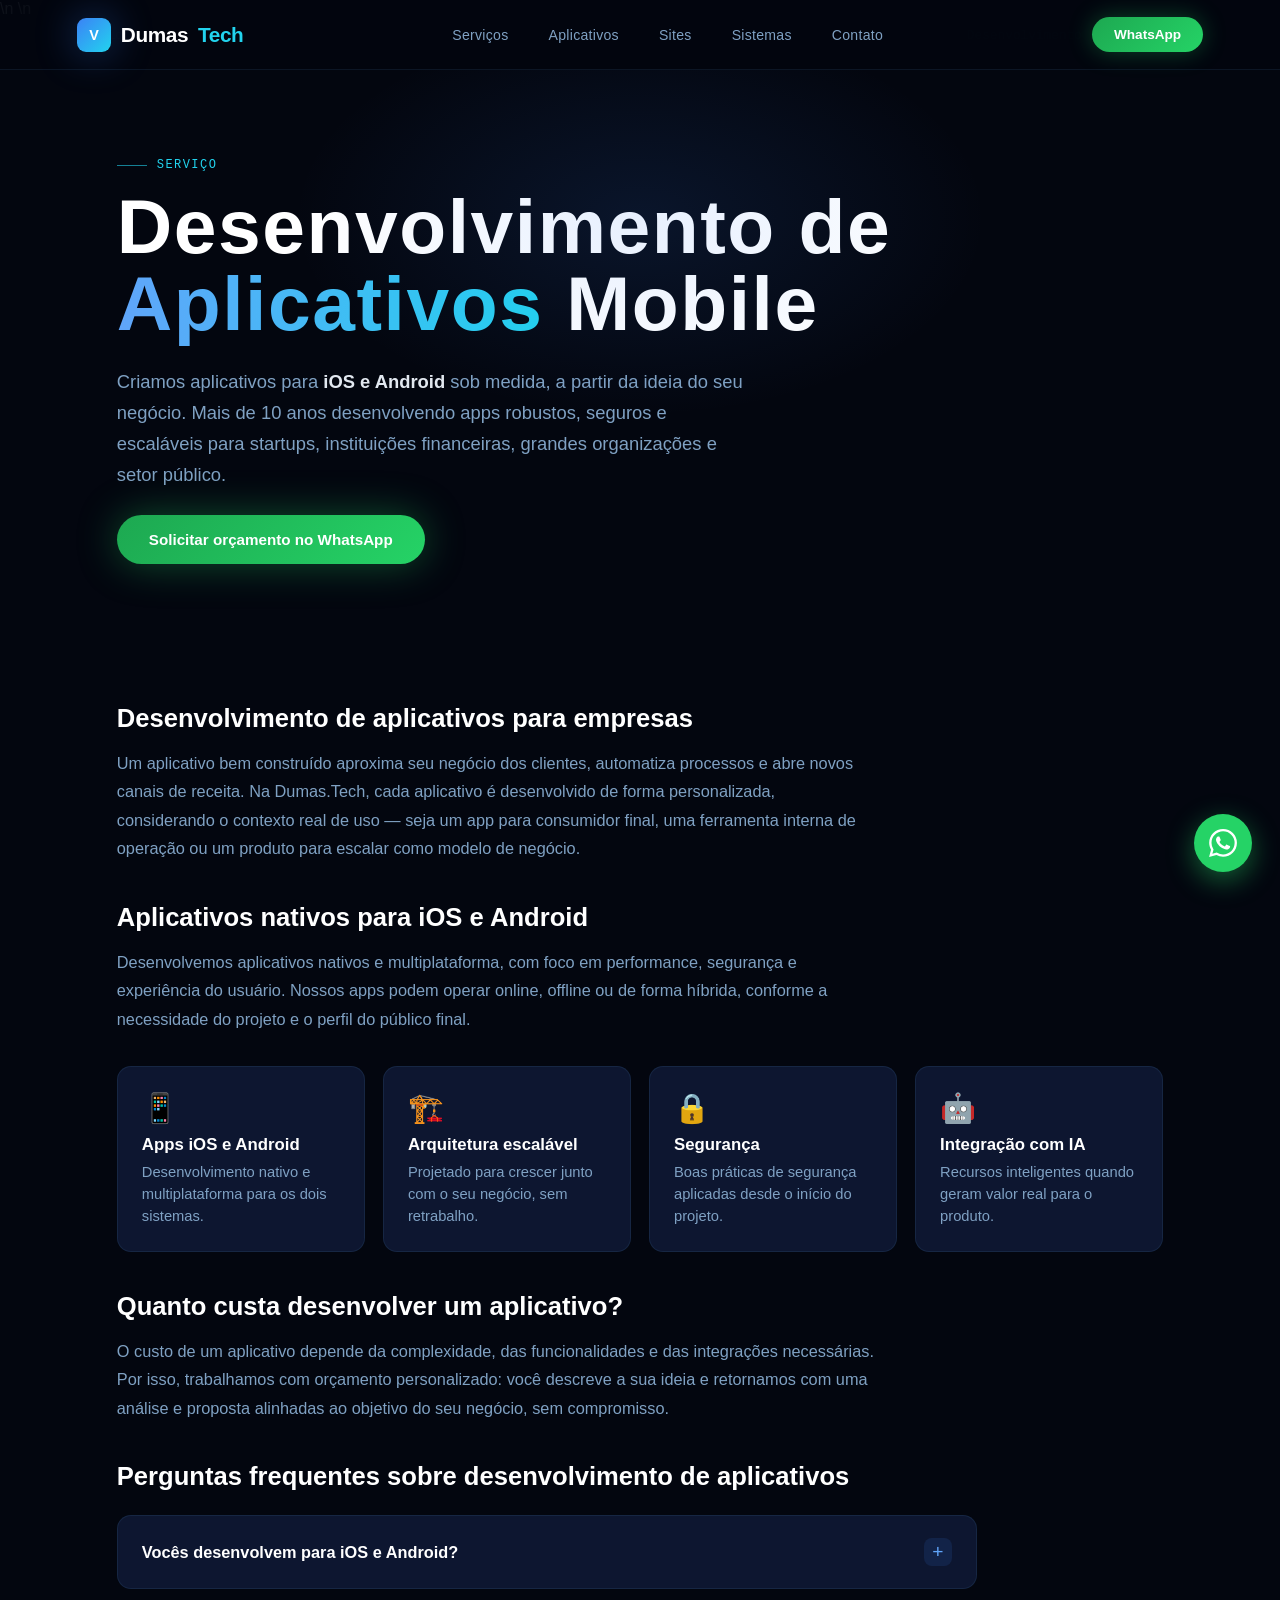
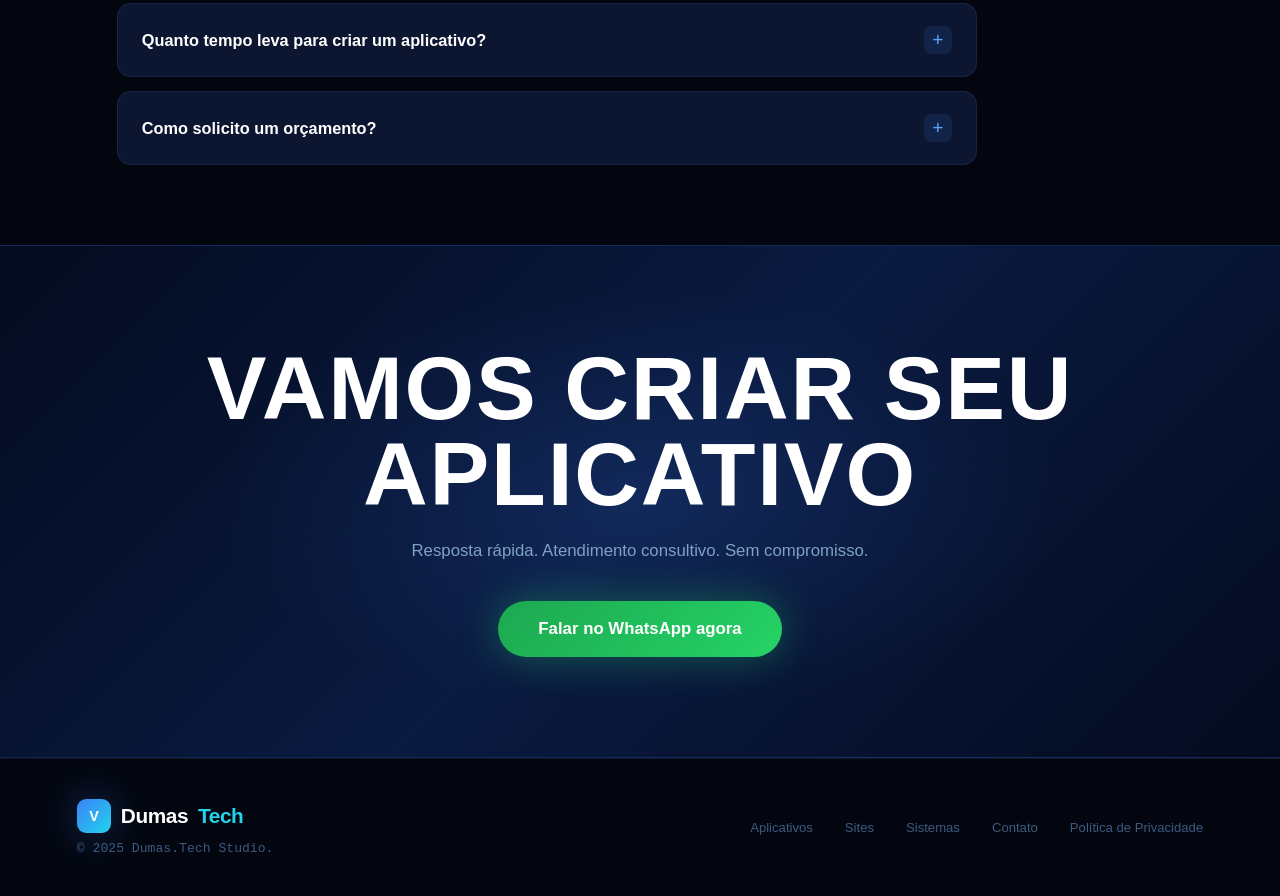
<file: desenvolvimento-de-aplicativos.html>
<!doctype html>
<html lang="pt-BR">
  <head>
    <meta charset="UTF-8" />
    <meta name="viewport" content="width=device-width, initial-scale=1.0" />

    <meta http-equiv="Content-Security-Policy" content="default-src 'self'; script-src 'self' 'unsafe-inline'; style-src 'self' 'unsafe-inline' https://fonts.googleapis.com; font-src 'self' https://fonts.gstatic.com; img-src 'self' data: https:; frame-ancestors 'none'; base-uri 'self'; form-action 'self' https://wa.me; upgrade-insecure-requests" />\n    <meta http-equiv="X-Content-Type-Options" content="nosniff" />\n    <meta name="referrer" content="strict-origin-when-cross-origin" />

    <title>Desenvolvimento de Aplicativos Mobile (iOS e Android) | Dumas.Tech</title>
    <meta
      name="description"
      content="Empresa de desenvolvimento de aplicativos mobile para iOS e Android. Criamos apps sob medida para empresas, com mais de 10 anos de experiência. Peça um orçamento."
    />
    <meta
      name="keywords"
      content="desenvolvimento de aplicativos, criar aplicativo, desenvolvimento de apps, aplicativo para empresa, app iOS Android, desenvolvimento de aplicativo mobile, criar app"
    />
    <meta name="author" content="Dumas.Tech" />
    <meta name="robots" content="index, follow" />
    <link rel="canonical" href="https://dumastech.com.br/desenvolvimento-de-aplicativos.html" />

    <!-- Open Graph -->
    <meta property="og:type" content="website" />
    <meta property="og:title" content="Desenvolvimento de Aplicativos Mobile (iOS e Android) | Dumas.Tech" />
    <meta property="og:description" content="Criamos aplicativos mobile sob medida para iOS e Android, com mais de 10 anos de experiência." />
    <meta property="og:url" content="https://dumastech.com.br/desenvolvimento-de-aplicativos.html" />
    <meta property="og:image" content="https://dumastech.com.br/logoDumas.png" />
    <meta property="og:locale" content="pt_BR" />
    <meta property="og:site_name" content="Dumas.Tech" />

    <!-- Favicon -->
    <link rel="icon" type="image/png" href="logoDumas.png" />
    <link rel="apple-touch-icon" href="logoDumas.png" />
    <meta name="theme-color" content="#03060f" />

    <!-- Dados estruturados: Service -->
    <script type="application/ld+json">
      {
        "@context": "https://schema.org",
        "@type": "Service",
        "serviceType": "Desenvolvimento de aplicativos mobile",
        "provider": {
          "@type": "ProfessionalService",
          "name": "Dumas.Tech",
          "url": "https://dumastech.com.br/",
          "telephone": "+5511952365724"
        },
        "areaServed": { "@type": "Country", "name": "Brasil" },
        "description": "Desenvolvimento de aplicativos mobile sob medida para iOS e Android, para empresas de todos os portes."
      }
    </script>
    <script type="application/ld+json">
      {
        "@context": "https://schema.org",
        "@type": "BreadcrumbList",
        "itemListElement": [
          { "@type": "ListItem", "position": 1, "name": "Início", "item": "https://dumastech.com.br/" },
          { "@type": "ListItem", "position": 2, "name": "Desenvolvimento de Aplicativos", "item": "https://dumastech.com.br/desenvolvimento-de-aplicativos.html" }
        ]
      }
    </script>

    <link rel="preconnect" href="https://fonts.googleapis.com" />
    <link
      href="https://fonts.googleapis.com/css2?family=Space+Grotesk:wght@300;400;500;600;700&family=Bebas+Neue&family=JetBrains+Mono:wght@300;400;500&display=swap"
      rel="stylesheet"
    />
    <link rel="stylesheet" href="css/styles.css" />
  </head>
  <body>
    <!-- Nav -->
    <nav id="navbar" class="scrolled">
      <a href="index.html" class="logo">
        <div class="logo-mark">V</div>
        Dumas<em>Tech</em>
      </a>
      <ul class="nav-links">
        <li><a href="index.html#servicos">Serviços</a></li>
        <li><a href="desenvolvimento-de-aplicativos.html">Aplicativos</a></li>
        <li><a href="desenvolvimento-de-sites.html">Sites</a></li>
        <li><a href="desenvolvimento-de-sistemas.html">Sistemas</a></li>
        <li><a href="index.html#contato">Contato</a></li>
      </ul>
      <a
        href="https://wa.me/5511952365724?text=Olá!%20Quero%20um%20orçamento%20de%20desenvolvimento%20de%20aplicativo."
        class="nav-wa"
        target="_blank" rel="noopener noreferrer"
      >
        WhatsApp
      </a>
    </nav>

    <!-- Hero da página de serviço -->
    <section class="service-page-hero">
      <div class="container">
        <nav class="breadcrumb" aria-label="Navegação estrutural">
          <a href="index.html">Início</a> <span>/</span>
          <span>Desenvolvimento de Aplicativos</span>
        </nav>
        <div class="sec-label">Serviço</div>
        <h1 class="service-page-h1">
          Desenvolvimento de <span class="acc">Aplicativos</span> Mobile
        </h1>
        <p class="service-page-sub">
          Criamos aplicativos para <strong>iOS e Android</strong> sob medida,
          a partir da ideia do seu negócio. Mais de 10 anos desenvolvendo apps
          robustos, seguros e escaláveis para startups, instituições
          financeiras, grandes organizações e setor público.
        </p>
        <a
          href="https://wa.me/5511952365724?text=Olá!%20Quero%20um%20orçamento%20de%20desenvolvimento%20de%20aplicativo."
          class="btn-wa"
          target="_blank" rel="noopener noreferrer"
          style="display: inline-flex; margin-top: 1.5rem"
        >
          Solicitar orçamento no WhatsApp
        </a>
      </div>
    </section>

    <!-- Conteúdo -->
    <section class="service-content">
      <div class="container">
        <h2>Desenvolvimento de aplicativos para empresas</h2>
        <p>
          Um aplicativo bem construído aproxima seu negócio dos clientes,
          automatiza processos e abre novos canais de receita. Na Dumas.Tech,
          cada aplicativo é desenvolvido de forma personalizada, considerando o
          contexto real de uso — seja um app para consumidor final, uma
          ferramenta interna de operação ou um produto para escalar como modelo
          de negócio.
        </p>

        <h2>Aplicativos nativos para iOS e Android</h2>
        <p>
          Desenvolvemos aplicativos nativos e multiplataforma, com foco em
          performance, segurança e experiência do usuário. Nossos apps podem
          operar online, offline ou de forma híbrida, conforme a necessidade do
          projeto e o perfil do público final.
        </p>

        <div class="service-feature-grid">
          <div class="service-feature">
            <span class="sf-icon">📱</span>
            <h3>Apps iOS e Android</h3>
            <p>Desenvolvimento nativo e multiplataforma para os dois sistemas.</p>
          </div>
          <div class="service-feature">
            <span class="sf-icon">🏗️</span>
            <h3>Arquitetura escalável</h3>
            <p>Projetado para crescer junto com o seu negócio, sem retrabalho.</p>
          </div>
          <div class="service-feature">
            <span class="sf-icon">🔒</span>
            <h3>Segurança</h3>
            <p>Boas práticas de segurança aplicadas desde o início do projeto.</p>
          </div>
          <div class="service-feature">
            <span class="sf-icon">🤖</span>
            <h3>Integração com IA</h3>
            <p>Recursos inteligentes quando geram valor real para o produto.</p>
          </div>
        </div>

        <h2>Quanto custa desenvolver um aplicativo?</h2>
        <p>
          O custo de um aplicativo depende da complexidade, das funcionalidades
          e das integrações necessárias. Por isso, trabalhamos com orçamento
          personalizado: você descreve a sua ideia e retornamos com uma análise
          e proposta alinhadas ao objetivo do seu negócio, sem compromisso.
        </p>

        <!-- FAQ -->
        <h2>Perguntas frequentes sobre desenvolvimento de aplicativos</h2>
        <div class="faq-list">
          <details class="faq-item">
            <summary><span>Vocês desenvolvem para iOS e Android?</span><span class="faq-icon">+</span></summary>
            <div class="faq-answer">Sim. Desenvolvemos aplicativos para os dois sistemas, de forma nativa ou multiplataforma, conforme o que faz mais sentido para o seu projeto.</div>
          </details>
          <details class="faq-item">
            <summary><span>Quanto tempo leva para criar um aplicativo?</span><span class="faq-icon">+</span></summary>
            <div class="faq-answer">Depende do escopo. Após entender a sua necessidade, apresentamos um cronograma realista. Apps mais simples ficam prontos em semanas; projetos complexos são desenvolvidos por etapas.</div>
          </details>
          <details class="faq-item">
            <summary><span>Como solicito um orçamento?</span><span class="faq-icon">+</span></summary>
            <div class="faq-answer">Basta nos chamar no WhatsApp e descrever a sua ideia. Retornamos com uma análise personalizada e sem compromisso.</div>
          </details>
        </div>
      </div>
    </section>

    <!-- CTA -->
    <div class="cta-band">
      <div class="container" style="position: relative; z-index: 1">
        <h2>VAMOS CRIAR SEU APLICATIVO</h2>
        <p>Resposta rápida. Atendimento consultivo. Sem compromisso.</p>
        <a
          href="https://wa.me/5511952365724?text=Olá!%20Quero%20conversar%20sobre%20o%20desenvolvimento%20de%20um%20aplicativo."
          class="btn-wa"
          target="_blank" rel="noopener noreferrer"
          style="display: inline-flex; font-size: 1.05rem; padding: 18px 40px"
        >
          Falar no WhatsApp agora
        </a>
      </div>
    </div>

    <footer>
      <div class="footer-inner">
        <div>
          <a href="index.html" class="logo"><div class="logo-mark">V</div>Dumas<em>Tech</em></a>
          <p class="footer-copy" style="margin-top: 8px">© 2025 Dumas.Tech Studio.</p>
        </div>
        <ul class="footer-links">
          <li><a href="desenvolvimento-de-aplicativos.html">Aplicativos</a></li>
          <li><a href="desenvolvimento-de-sites.html">Sites</a></li>
          <li><a href="desenvolvimento-de-sistemas.html">Sistemas</a></li>
          <li><a href="index.html#contato">Contato</a></li>
          <li><a href="politica-de-privacidade.html">Política de Privacidade</a></li>
        </ul>
      </div>
    </footer>

    <a
      href="https://wa.me/5511952365724?text=Olá!%20Vim%20pelo%20site%20da%20Dumas.Tech."
      class="wa-float"
      target="_blank" rel="noopener noreferrer"
      title="Falar no WhatsApp"
    >
      <svg viewBox="0 0 24 24">
        <path d="M17.472 14.382c-.297-.149-1.758-.867-2.03-.967-.273-.099-.471-.148-.67.15-.197.297-.767.966-.94 1.164-.173.199-.347.223-.644.075-.297-.15-1.255-.463-2.39-1.475-.883-.788-1.48-1.761-1.653-2.059-.173-.297-.018-.458.13-.606.134-.133.298-.347.446-.52.149-.174.198-.298.298-.497.099-.198.05-.371-.025-.52-.075-.149-.669-1.612-.916-2.207-.242-.579-.487-.5-.669-.51-.173-.008-.371-.01-.57-.01-.198 0-.52.074-.792.372-.272.297-1.04 1.016-1.04 2.479 0 1.462 1.065 2.875 1.213 3.074.149.198 2.096 3.2 5.077 4.487.709.306 1.262.489 1.694.625.712.227 1.36.195 1.871.118.571-.085 1.758-.719 2.006-1.413.248-.694.248-1.289.173-1.413-.074-.124-.272-.198-.57-.347m-5.421 7.403h-.004a9.87 9.87 0 01-5.031-1.378l-.361-.214-3.741.982.998-3.648-.235-.374a9.86 9.86 0 01-1.51-5.26c.001-5.45 4.436-9.884 9.888-9.884 2.64 0 5.122 1.03 6.988 2.898a9.825 9.825 0 012.893 6.994c-.003 5.45-4.437 9.884-9.885 9.884m8.413-18.297A11.815 11.815 0 0012.05 0C5.495 0 .16 5.335.157 11.892c0 2.096.547 4.142 1.588 5.945L.057 24l6.305-1.654a11.882 11.882 0 005.683 1.448h.005c6.554 0 11.89-5.335 11.893-11.893a11.821 11.821 0 00-3.48-8.413Z" />
      </svg>
    </a>
  </body>
</html>
</file>
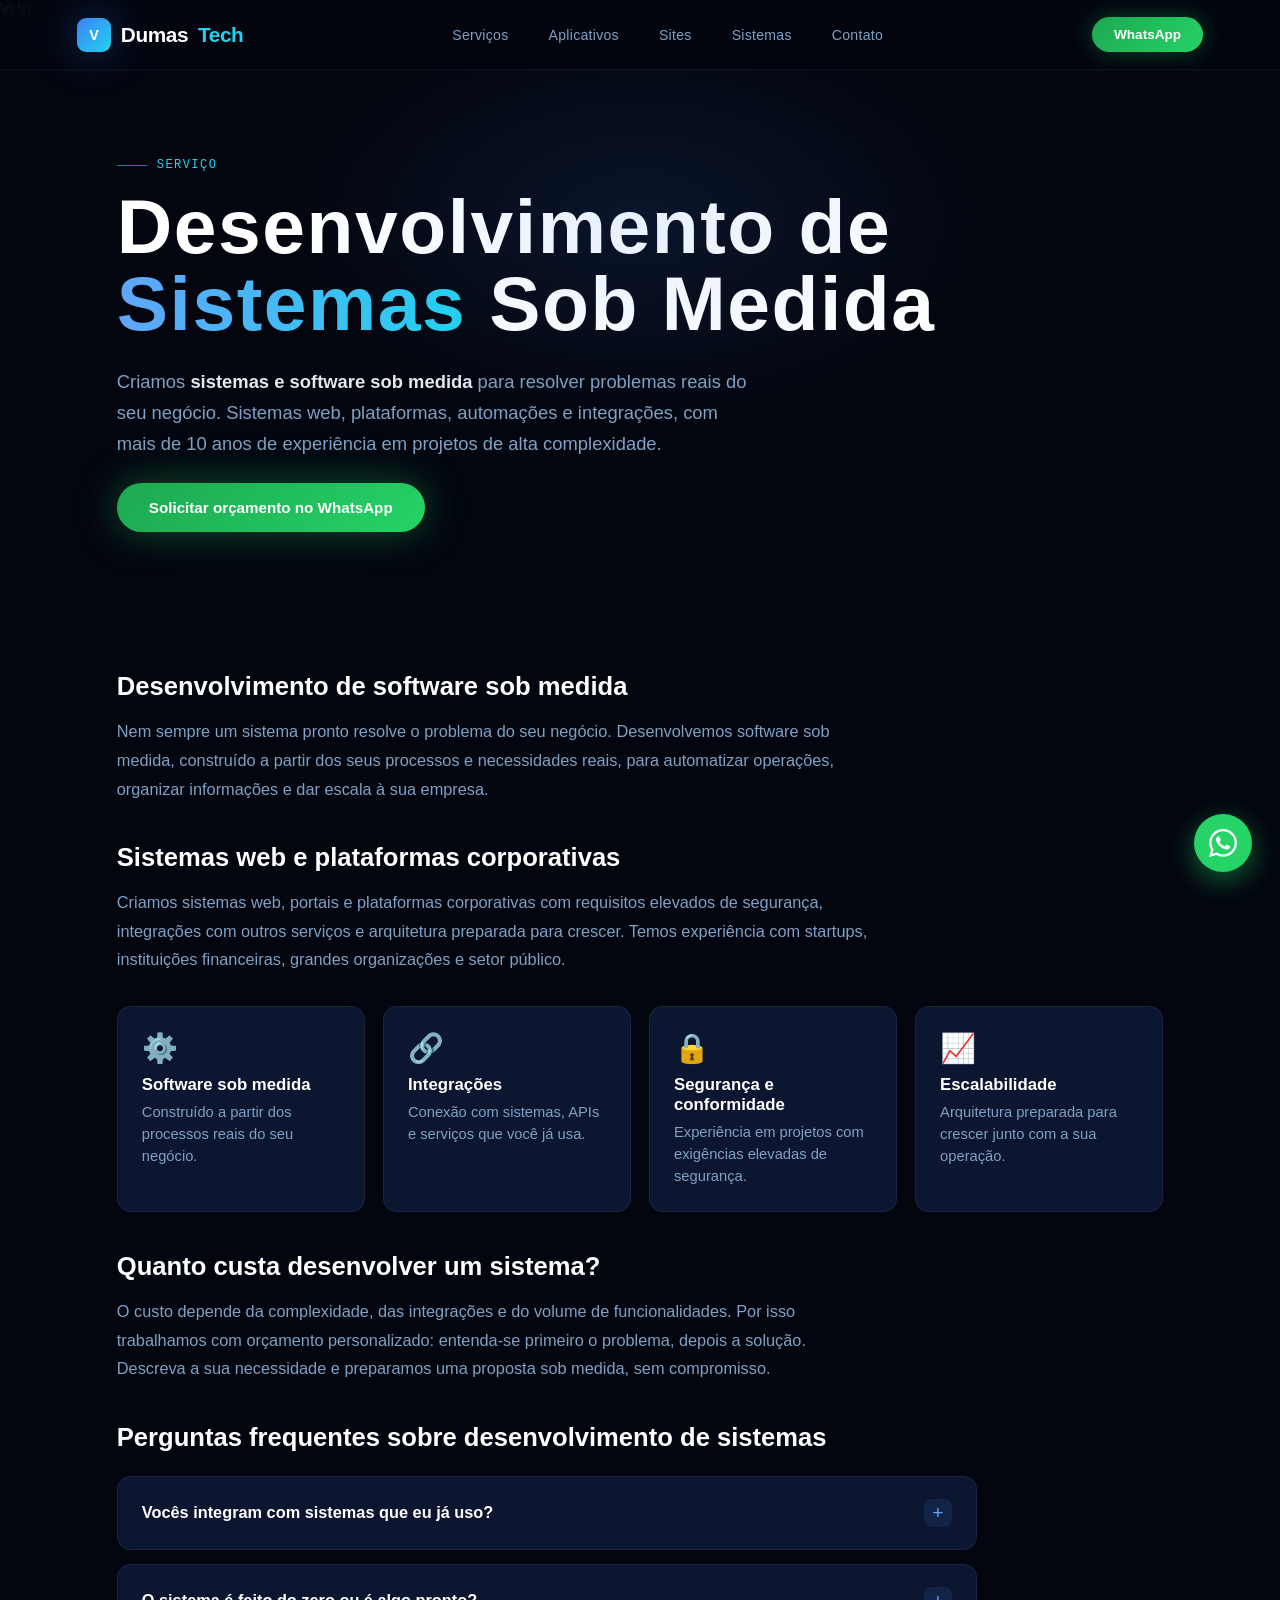
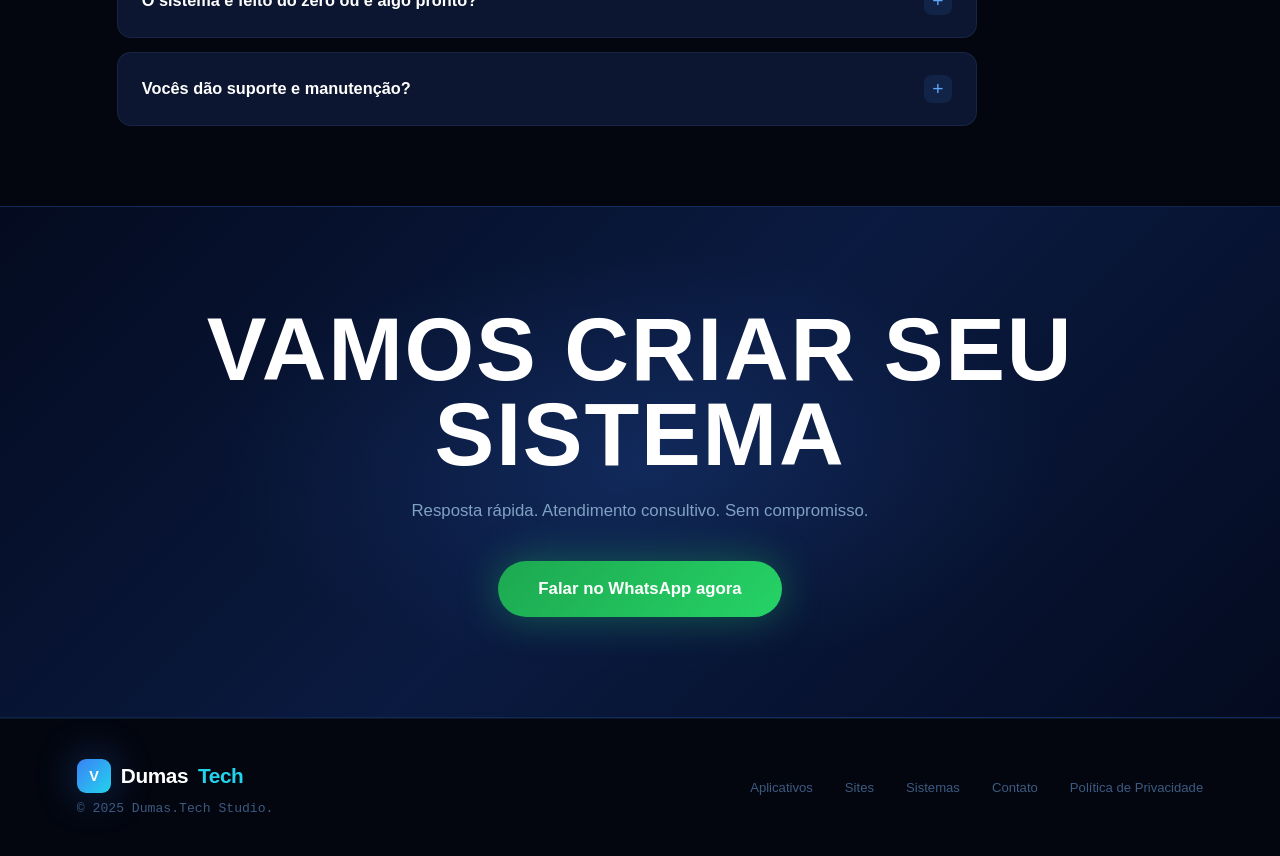
<file: desenvolvimento-de-sistemas.html>
<!doctype html>
<html lang="pt-BR">
  <head>
    <meta charset="UTF-8" />
    <meta name="viewport" content="width=device-width, initial-scale=1.0" />

    <meta http-equiv="Content-Security-Policy" content="default-src 'self'; script-src 'self' 'unsafe-inline'; style-src 'self' 'unsafe-inline' https://fonts.googleapis.com; font-src 'self' https://fonts.gstatic.com; img-src 'self' data: https:; frame-ancestors 'none'; base-uri 'self'; form-action 'self' https://wa.me; upgrade-insecure-requests" />\n    <meta http-equiv="X-Content-Type-Options" content="nosniff" />\n    <meta name="referrer" content="strict-origin-when-cross-origin" />

    <title>Desenvolvimento de Sistemas e Software Sob Medida | Dumas.Tech</title>
    <meta
      name="description"
      content="Desenvolvimento de sistemas e software sob medida para empresas. Sistemas web, plataformas e integrações, com mais de 10 anos de experiência. Solicite um orçamento."
    />
    <meta
      name="keywords"
      content="desenvolvimento de sistemas, sistema sob medida, software sob medida, fábrica de software, sistema web para empresa, desenvolvimento de software, sistema personalizado"
    />
    <meta name="author" content="Dumas.Tech" />
    <meta name="robots" content="index, follow" />
    <link rel="canonical" href="https://dumastech.com.br/desenvolvimento-de-sistemas.html" />

    <!-- Open Graph -->
    <meta property="og:type" content="website" />
    <meta property="og:title" content="Desenvolvimento de Sistemas e Software Sob Medida | Dumas.Tech" />
    <meta property="og:description" content="Sistemas e software sob medida para empresas: sistemas web, plataformas e integrações." />
    <meta property="og:url" content="https://dumastech.com.br/desenvolvimento-de-sistemas.html" />
    <meta property="og:image" content="https://dumastech.com.br/logoDumas.png" />
    <meta property="og:locale" content="pt_BR" />
    <meta property="og:site_name" content="Dumas.Tech" />

    <!-- Favicon -->
    <link rel="icon" type="image/png" href="logoDumas.png" />
    <link rel="apple-touch-icon" href="logoDumas.png" />
    <meta name="theme-color" content="#03060f" />

    <!-- Dados estruturados: Service -->
    <script type="application/ld+json">
      {
        "@context": "https://schema.org",
        "@type": "Service",
        "serviceType": "Desenvolvimento de sistemas e software sob medida",
        "provider": {
          "@type": "ProfessionalService",
          "name": "Dumas.Tech",
          "url": "https://dumastech.com.br/",
          "telephone": "+5511952365724"
        },
        "areaServed": { "@type": "Country", "name": "Brasil" },
        "description": "Desenvolvimento de sistemas e software sob medida para empresas, incluindo sistemas web, plataformas e integrações."
      }
    </script>
    <script type="application/ld+json">
      {
        "@context": "https://schema.org",
        "@type": "BreadcrumbList",
        "itemListElement": [
          { "@type": "ListItem", "position": 1, "name": "Início", "item": "https://dumastech.com.br/" },
          { "@type": "ListItem", "position": 2, "name": "Desenvolvimento de Sistemas", "item": "https://dumastech.com.br/desenvolvimento-de-sistemas.html" }
        ]
      }
    </script>

    <link rel="preconnect" href="https://fonts.googleapis.com" />
    <link
      href="https://fonts.googleapis.com/css2?family=Space+Grotesk:wght@300;400;500;600;700&family=Bebas+Neue&family=JetBrains+Mono:wght@300;400;500&display=swap"
      rel="stylesheet"
    />
    <link rel="stylesheet" href="css/styles.css" />
  </head>
  <body>
    <nav id="navbar" class="scrolled">
      <a href="index.html" class="logo">
        <div class="logo-mark">V</div>
        Dumas<em>Tech</em>
      </a>
      <ul class="nav-links">
        <li><a href="index.html#servicos">Serviços</a></li>
        <li><a href="desenvolvimento-de-aplicativos.html">Aplicativos</a></li>
        <li><a href="desenvolvimento-de-sites.html">Sites</a></li>
        <li><a href="desenvolvimento-de-sistemas.html">Sistemas</a></li>
        <li><a href="index.html#contato">Contato</a></li>
      </ul>
      <a
        href="https://wa.me/5511952365724?text=Olá!%20Quero%20um%20orçamento%20de%20desenvolvimento%20de%20sistema."
        class="nav-wa"
        target="_blank" rel="noopener noreferrer"
      >
        WhatsApp
      </a>
    </nav>

    <section class="service-page-hero">
      <div class="container">
        <nav class="breadcrumb" aria-label="Navegação estrutural">
          <a href="index.html">Início</a> <span>/</span>
          <span>Desenvolvimento de Sistemas</span>
        </nav>
        <div class="sec-label">Serviço</div>
        <h1 class="service-page-h1">
          Desenvolvimento de <span class="acc">Sistemas</span> Sob Medida
        </h1>
        <p class="service-page-sub">
          Criamos <strong>sistemas e software sob medida</strong> para resolver
          problemas reais do seu negócio. Sistemas web, plataformas, automações
          e integrações, com mais de 10 anos de experiência em projetos de alta
          complexidade.
        </p>
        <a
          href="https://wa.me/5511952365724?text=Olá!%20Quero%20um%20orçamento%20de%20desenvolvimento%20de%20sistema."
          class="btn-wa"
          target="_blank" rel="noopener noreferrer"
          style="display: inline-flex; margin-top: 1.5rem"
        >
          Solicitar orçamento no WhatsApp
        </a>
      </div>
    </section>

    <section class="service-content">
      <div class="container">
        <h2>Desenvolvimento de software sob medida</h2>
        <p>
          Nem sempre um sistema pronto resolve o problema do seu negócio.
          Desenvolvemos software sob medida, construído a partir dos seus
          processos e necessidades reais, para automatizar operações, organizar
          informações e dar escala à sua empresa.
        </p>

        <h2>Sistemas web e plataformas corporativas</h2>
        <p>
          Criamos sistemas web, portais e plataformas corporativas com
          requisitos elevados de segurança, integrações com outros serviços e
          arquitetura preparada para crescer. Temos experiência com startups,
          instituições financeiras, grandes organizações e setor público.
        </p>

        <div class="service-feature-grid">
          <div class="service-feature">
            <span class="sf-icon">⚙️</span>
            <h3>Software sob medida</h3>
            <p>Construído a partir dos processos reais do seu negócio.</p>
          </div>
          <div class="service-feature">
            <span class="sf-icon">🔗</span>
            <h3>Integrações</h3>
            <p>Conexão com sistemas, APIs e serviços que você já usa.</p>
          </div>
          <div class="service-feature">
            <span class="sf-icon">🔒</span>
            <h3>Segurança e conformidade</h3>
            <p>Experiência em projetos com exigências elevadas de segurança.</p>
          </div>
          <div class="service-feature">
            <span class="sf-icon">📈</span>
            <h3>Escalabilidade</h3>
            <p>Arquitetura preparada para crescer junto com a sua operação.</p>
          </div>
        </div>

        <h2>Quanto custa desenvolver um sistema?</h2>
        <p>
          O custo depende da complexidade, das integrações e do volume de
          funcionalidades. Por isso trabalhamos com orçamento personalizado:
          entenda-se primeiro o problema, depois a solução. Descreva a sua
          necessidade e preparamos uma proposta sob medida, sem compromisso.
        </p>

        <h2>Perguntas frequentes sobre desenvolvimento de sistemas</h2>
        <div class="faq-list">
          <details class="faq-item">
            <summary><span>Vocês integram com sistemas que eu já uso?</span><span class="faq-icon">+</span></summary>
            <div class="faq-answer">Sim. Trabalhamos com integrações via API e conexão com serviços e sistemas existentes, conforme a necessidade do projeto.</div>
          </details>
          <details class="faq-item">
            <summary><span>O sistema é feito do zero ou é algo pronto?</span><span class="faq-icon">+</span></summary>
            <div class="faq-answer">Desenvolvemos sob medida, a partir dos seus processos. Não trabalhamos com soluções genéricas que não se encaixam no seu negócio.</div>
          </details>
          <details class="faq-item">
            <summary><span>Vocês dão suporte e manutenção?</span><span class="faq-icon">+</span></summary>
            <div class="faq-answer">Sim. Oferecemos acompanhamento, manutenção e evolução contínua do sistema ao longo do tempo.</div>
          </details>
        </div>
      </div>
    </section>

    <div class="cta-band">
      <div class="container" style="position: relative; z-index: 1">
        <h2>VAMOS CRIAR SEU SISTEMA</h2>
        <p>Resposta rápida. Atendimento consultivo. Sem compromisso.</p>
        <a
          href="https://wa.me/5511952365724?text=Olá!%20Quero%20conversar%20sobre%20o%20desenvolvimento%20de%20um%20sistema."
          class="btn-wa"
          target="_blank" rel="noopener noreferrer"
          style="display: inline-flex; font-size: 1.05rem; padding: 18px 40px"
        >
          Falar no WhatsApp agora
        </a>
      </div>
    </div>

    <footer>
      <div class="footer-inner">
        <div>
          <a href="index.html" class="logo"><div class="logo-mark">V</div>Dumas<em>Tech</em></a>
          <p class="footer-copy" style="margin-top: 8px">© 2025 Dumas.Tech Studio.</p>
        </div>
        <ul class="footer-links">
          <li><a href="desenvolvimento-de-aplicativos.html">Aplicativos</a></li>
          <li><a href="desenvolvimento-de-sites.html">Sites</a></li>
          <li><a href="desenvolvimento-de-sistemas.html">Sistemas</a></li>
          <li><a href="index.html#contato">Contato</a></li>
          <li><a href="politica-de-privacidade.html">Política de Privacidade</a></li>
        </ul>
      </div>
    </footer>

    <a
      href="https://wa.me/5511952365724?text=Olá!%20Vim%20pelo%20site%20da%20Dumas.Tech."
      class="wa-float"
      target="_blank" rel="noopener noreferrer"
      title="Falar no WhatsApp"
    >
      <svg viewBox="0 0 24 24">
        <path d="M17.472 14.382c-.297-.149-1.758-.867-2.03-.967-.273-.099-.471-.148-.67.15-.197.297-.767.966-.94 1.164-.173.199-.347.223-.644.075-.297-.15-1.255-.463-2.39-1.475-.883-.788-1.48-1.761-1.653-2.059-.173-.297-.018-.458.13-.606.134-.133.298-.347.446-.52.149-.174.198-.298.298-.497.099-.198.05-.371-.025-.52-.075-.149-.669-1.612-.916-2.207-.242-.579-.487-.5-.669-.51-.173-.008-.371-.01-.57-.01-.198 0-.52.074-.792.372-.272.297-1.04 1.016-1.04 2.479 0 1.462 1.065 2.875 1.213 3.074.149.198 2.096 3.2 5.077 4.487.709.306 1.262.489 1.694.625.712.227 1.36.195 1.871.118.571-.085 1.758-.719 2.006-1.413.248-.694.248-1.289.173-1.413-.074-.124-.272-.198-.57-.347m-5.421 7.403h-.004a9.87 9.87 0 01-5.031-1.378l-.361-.214-3.741.982.998-3.648-.235-.374a9.86 9.86 0 01-1.51-5.26c.001-5.45 4.436-9.884 9.888-9.884 2.64 0 5.122 1.03 6.988 2.898a9.825 9.825 0 012.893 6.994c-.003 5.45-4.437 9.884-9.885 9.884m8.413-18.297A11.815 11.815 0 0012.05 0C5.495 0 .16 5.335.157 11.892c0 2.096.547 4.142 1.588 5.945L.057 24l6.305-1.654a11.882 11.882 0 005.683 1.448h.005c6.554 0 11.89-5.335 11.893-11.893a11.821 11.821 0 00-3.48-8.413Z" />
      </svg>
    </a>
  </body>
</html>
</file>
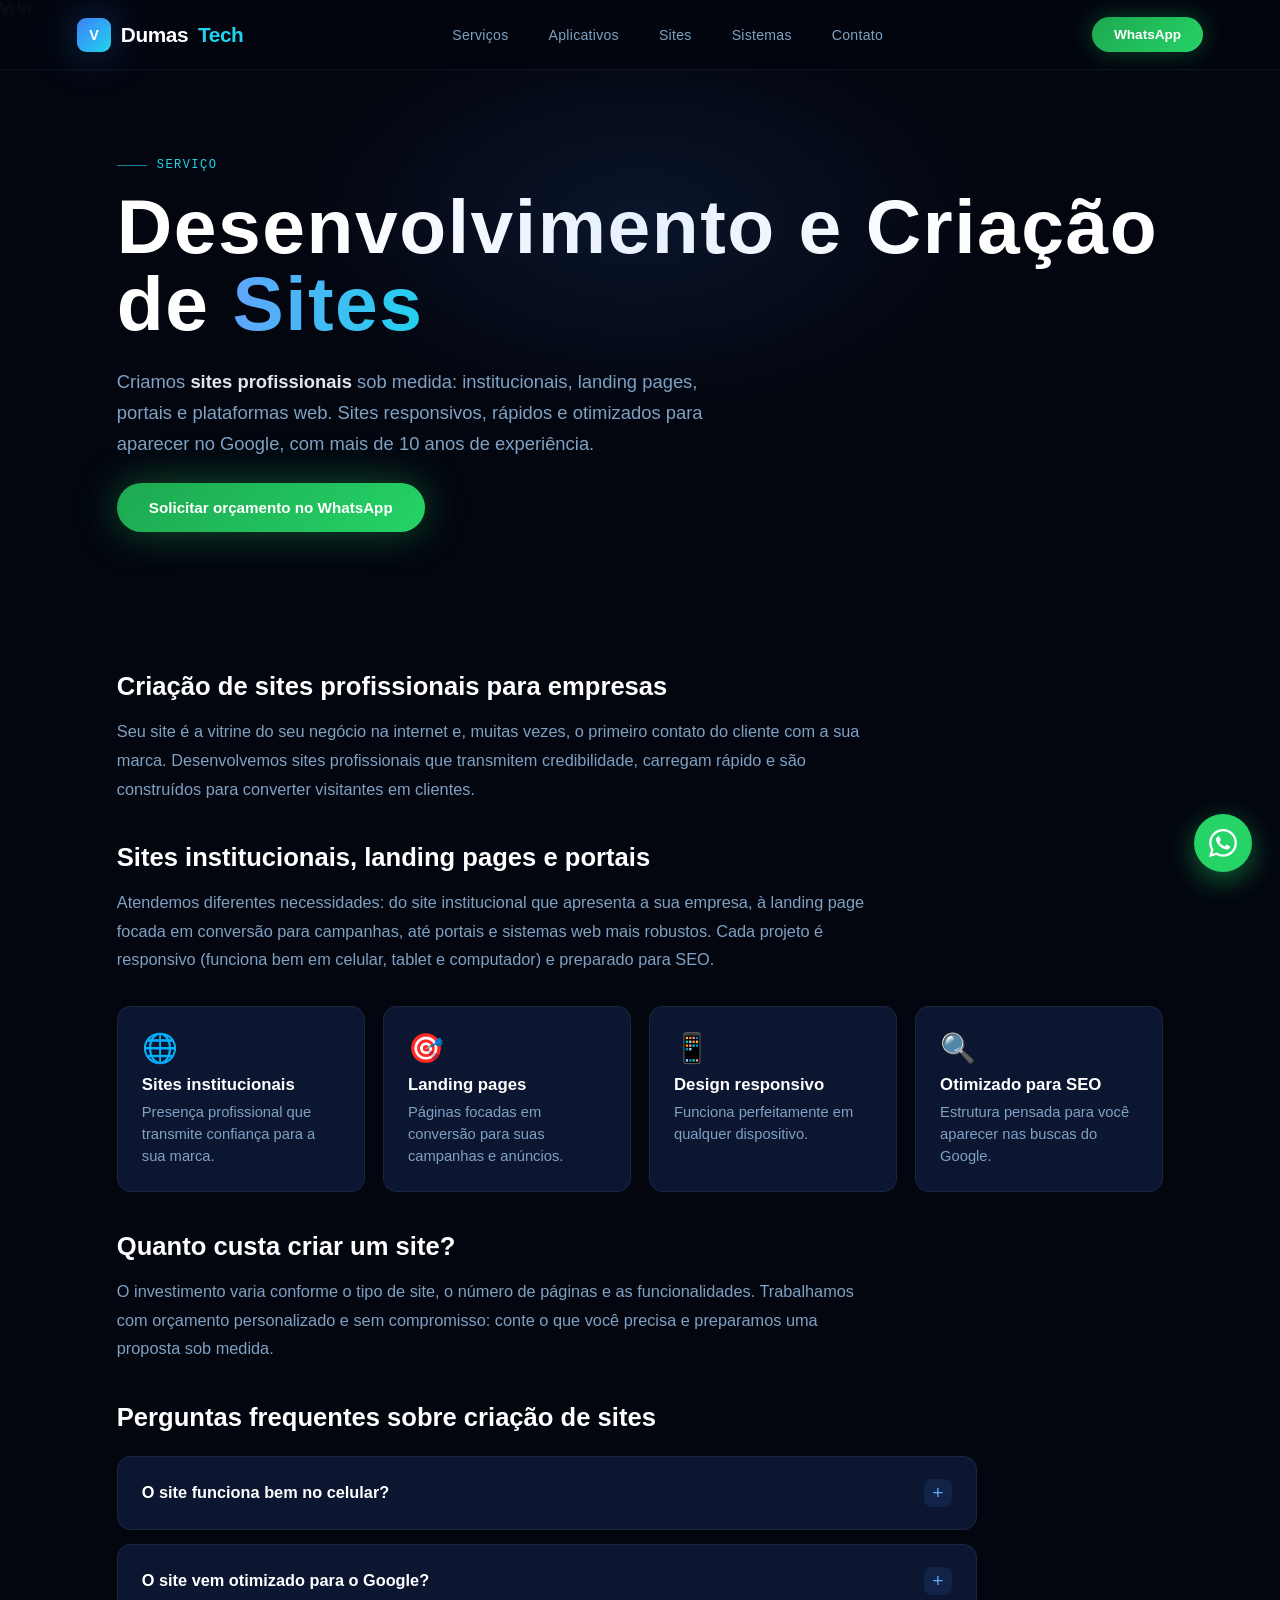
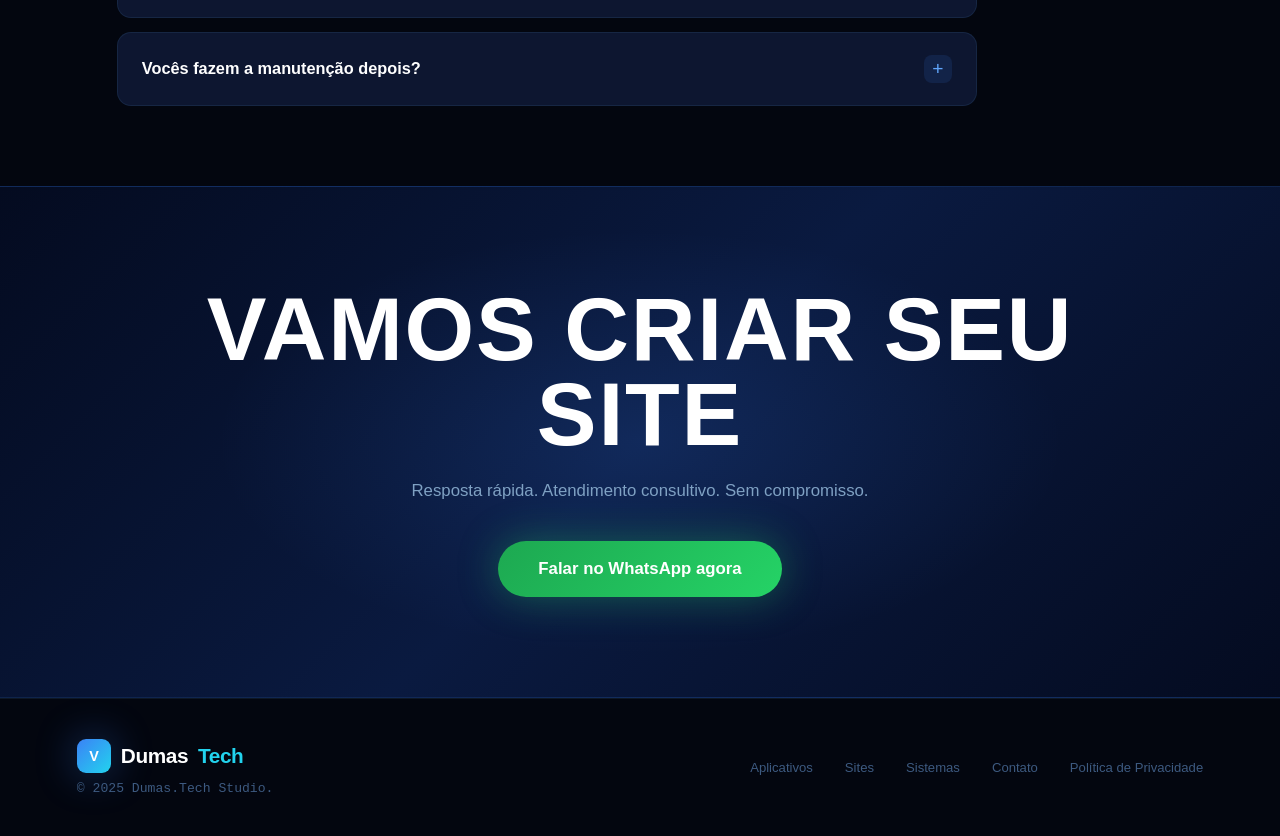
<file: desenvolvimento-de-sites.html>
<!doctype html>
<html lang="pt-BR">
  <head>
    <meta charset="UTF-8" />
    <meta name="viewport" content="width=device-width, initial-scale=1.0" />

    <meta http-equiv="Content-Security-Policy" content="default-src 'self'; script-src 'self' 'unsafe-inline'; style-src 'self' 'unsafe-inline' https://fonts.googleapis.com; font-src 'self' https://fonts.gstatic.com; img-src 'self' data: https:; frame-ancestors 'none'; base-uri 'self'; form-action 'self' https://wa.me; upgrade-insecure-requests" />\n    <meta http-equiv="X-Content-Type-Options" content="nosniff" />\n    <meta name="referrer" content="strict-origin-when-cross-origin" />

    <title>Desenvolvimento e Criação de Sites Profissionais | Dumas.Tech</title>
    <meta
      name="description"
      content="Criação de sites profissionais, institucionais e landing pages sob medida. Sites responsivos e otimizados para SEO, com mais de 10 anos de experiência. Peça orçamento."
    />
    <meta
      name="keywords"
      content="desenvolvimento de sites, criação de sites, criar site profissional, site institucional, landing page, site para empresa, desenvolvimento web, site responsivo"
    />
    <meta name="author" content="Dumas.Tech" />
    <meta name="robots" content="index, follow" />
    <link rel="canonical" href="https://dumastech.com.br/desenvolvimento-de-sites.html" />

    <!-- Open Graph -->
    <meta property="og:type" content="website" />
    <meta property="og:title" content="Desenvolvimento e Criação de Sites Profissionais | Dumas.Tech" />
    <meta property="og:description" content="Criação de sites profissionais, institucionais e landing pages sob medida, responsivos e otimizados." />
    <meta property="og:url" content="https://dumastech.com.br/desenvolvimento-de-sites.html" />
    <meta property="og:image" content="https://dumastech.com.br/logoDumas.png" />
    <meta property="og:locale" content="pt_BR" />
    <meta property="og:site_name" content="Dumas.Tech" />

    <!-- Favicon -->
    <link rel="icon" type="image/png" href="logoDumas.png" />
    <link rel="apple-touch-icon" href="logoDumas.png" />
    <meta name="theme-color" content="#03060f" />

    <!-- Dados estruturados: Service -->
    <script type="application/ld+json">
      {
        "@context": "https://schema.org",
        "@type": "Service",
        "serviceType": "Desenvolvimento e criação de sites",
        "provider": {
          "@type": "ProfessionalService",
          "name": "Dumas.Tech",
          "url": "https://dumastech.com.br/",
          "telephone": "+5511952365724"
        },
        "areaServed": { "@type": "Country", "name": "Brasil" },
        "description": "Criação de sites profissionais, institucionais e landing pages sob medida, responsivos e otimizados para SEO."
      }
    </script>
    <script type="application/ld+json">
      {
        "@context": "https://schema.org",
        "@type": "BreadcrumbList",
        "itemListElement": [
          { "@type": "ListItem", "position": 1, "name": "Início", "item": "https://dumastech.com.br/" },
          { "@type": "ListItem", "position": 2, "name": "Desenvolvimento de Sites", "item": "https://dumastech.com.br/desenvolvimento-de-sites.html" }
        ]
      }
    </script>

    <link rel="preconnect" href="https://fonts.googleapis.com" />
    <link
      href="https://fonts.googleapis.com/css2?family=Space+Grotesk:wght@300;400;500;600;700&family=Bebas+Neue&family=JetBrains+Mono:wght@300;400;500&display=swap"
      rel="stylesheet"
    />
    <link rel="stylesheet" href="css/styles.css" />
  </head>
  <body>
    <nav id="navbar" class="scrolled">
      <a href="index.html" class="logo">
        <div class="logo-mark">V</div>
        Dumas<em>Tech</em>
      </a>
      <ul class="nav-links">
        <li><a href="index.html#servicos">Serviços</a></li>
        <li><a href="desenvolvimento-de-aplicativos.html">Aplicativos</a></li>
        <li><a href="desenvolvimento-de-sites.html">Sites</a></li>
        <li><a href="desenvolvimento-de-sistemas.html">Sistemas</a></li>
        <li><a href="index.html#contato">Contato</a></li>
      </ul>
      <a
        href="https://wa.me/5511952365724?text=Olá!%20Quero%20um%20orçamento%20de%20criação%20de%20site."
        class="nav-wa"
        target="_blank" rel="noopener noreferrer"
      >
        WhatsApp
      </a>
    </nav>

    <section class="service-page-hero">
      <div class="container">
        <nav class="breadcrumb" aria-label="Navegação estrutural">
          <a href="index.html">Início</a> <span>/</span>
          <span>Desenvolvimento de Sites</span>
        </nav>
        <div class="sec-label">Serviço</div>
        <h1 class="service-page-h1">
          Desenvolvimento e Criação de <span class="acc">Sites</span>
        </h1>
        <p class="service-page-sub">
          Criamos <strong>sites profissionais</strong> sob medida: institucionais,
          landing pages, portais e plataformas web. Sites responsivos, rápidos e
          otimizados para aparecer no Google, com mais de 10 anos de experiência.
        </p>
        <a
          href="https://wa.me/5511952365724?text=Olá!%20Quero%20um%20orçamento%20de%20criação%20de%20site."
          class="btn-wa"
          target="_blank" rel="noopener noreferrer"
          style="display: inline-flex; margin-top: 1.5rem"
        >
          Solicitar orçamento no WhatsApp
        </a>
      </div>
    </section>

    <section class="service-content">
      <div class="container">
        <h2>Criação de sites profissionais para empresas</h2>
        <p>
          Seu site é a vitrine do seu negócio na internet e, muitas vezes, o
          primeiro contato do cliente com a sua marca. Desenvolvemos sites
          profissionais que transmitem credibilidade, carregam rápido e são
          construídos para converter visitantes em clientes.
        </p>

        <h2>Sites institucionais, landing pages e portais</h2>
        <p>
          Atendemos diferentes necessidades: do site institucional que apresenta
          a sua empresa, à landing page focada em conversão para campanhas, até
          portais e sistemas web mais robustos. Cada projeto é responsivo
          (funciona bem em celular, tablet e computador) e preparado para SEO.
        </p>

        <div class="service-feature-grid">
          <div class="service-feature">
            <span class="sf-icon">🌐</span>
            <h3>Sites institucionais</h3>
            <p>Presença profissional que transmite confiança para a sua marca.</p>
          </div>
          <div class="service-feature">
            <span class="sf-icon">🎯</span>
            <h3>Landing pages</h3>
            <p>Páginas focadas em conversão para suas campanhas e anúncios.</p>
          </div>
          <div class="service-feature">
            <span class="sf-icon">📱</span>
            <h3>Design responsivo</h3>
            <p>Funciona perfeitamente em qualquer dispositivo.</p>
          </div>
          <div class="service-feature">
            <span class="sf-icon">🔍</span>
            <h3>Otimizado para SEO</h3>
            <p>Estrutura pensada para você aparecer nas buscas do Google.</p>
          </div>
        </div>

        <h2>Quanto custa criar um site?</h2>
        <p>
          O investimento varia conforme o tipo de site, o número de páginas e as
          funcionalidades. Trabalhamos com orçamento personalizado e sem
          compromisso: conte o que você precisa e preparamos uma proposta sob
          medida.
        </p>

        <h2>Perguntas frequentes sobre criação de sites</h2>
        <div class="faq-list">
          <details class="faq-item">
            <summary><span>O site funciona bem no celular?</span><span class="faq-icon">+</span></summary>
            <div class="faq-answer">Sim. Todos os nossos sites são responsivos e se adaptam a celular, tablet e computador.</div>
          </details>
          <details class="faq-item">
            <summary><span>O site vem otimizado para o Google?</span><span class="faq-icon">+</span></summary>
            <div class="faq-answer">Sim. Entregamos com boas práticas de SEO on-page (títulos, descrições, estrutura e desempenho) para ajudar no ranqueamento.</div>
          </details>
          <details class="faq-item">
            <summary><span>Vocês fazem a manutenção depois?</span><span class="faq-icon">+</span></summary>
            <div class="faq-answer">Sim. Oferecemos acompanhamento, manutenção e evolução contínua do site conforme a sua necessidade.</div>
          </details>
        </div>
      </div>
    </section>

    <div class="cta-band">
      <div class="container" style="position: relative; z-index: 1">
        <h2>VAMOS CRIAR SEU SITE</h2>
        <p>Resposta rápida. Atendimento consultivo. Sem compromisso.</p>
        <a
          href="https://wa.me/5511952365724?text=Olá!%20Quero%20conversar%20sobre%20a%20criação%20de%20um%20site."
          class="btn-wa"
          target="_blank" rel="noopener noreferrer"
          style="display: inline-flex; font-size: 1.05rem; padding: 18px 40px"
        >
          Falar no WhatsApp agora
        </a>
      </div>
    </div>

    <footer>
      <div class="footer-inner">
        <div>
          <a href="index.html" class="logo"><div class="logo-mark">V</div>Dumas<em>Tech</em></a>
          <p class="footer-copy" style="margin-top: 8px">© 2025 Dumas.Tech Studio.</p>
        </div>
        <ul class="footer-links">
          <li><a href="desenvolvimento-de-aplicativos.html">Aplicativos</a></li>
          <li><a href="desenvolvimento-de-sites.html">Sites</a></li>
          <li><a href="desenvolvimento-de-sistemas.html">Sistemas</a></li>
          <li><a href="index.html#contato">Contato</a></li>
          <li><a href="politica-de-privacidade.html">Política de Privacidade</a></li>
        </ul>
      </div>
    </footer>

    <a
      href="https://wa.me/5511952365724?text=Olá!%20Vim%20pelo%20site%20da%20Dumas.Tech."
      class="wa-float"
      target="_blank" rel="noopener noreferrer"
      title="Falar no WhatsApp"
    >
      <svg viewBox="0 0 24 24">
        <path d="M17.472 14.382c-.297-.149-1.758-.867-2.03-.967-.273-.099-.471-.148-.67.15-.197.297-.767.966-.94 1.164-.173.199-.347.223-.644.075-.297-.15-1.255-.463-2.39-1.475-.883-.788-1.48-1.761-1.653-2.059-.173-.297-.018-.458.13-.606.134-.133.298-.347.446-.52.149-.174.198-.298.298-.497.099-.198.05-.371-.025-.52-.075-.149-.669-1.612-.916-2.207-.242-.579-.487-.5-.669-.51-.173-.008-.371-.01-.57-.01-.198 0-.52.074-.792.372-.272.297-1.04 1.016-1.04 2.479 0 1.462 1.065 2.875 1.213 3.074.149.198 2.096 3.2 5.077 4.487.709.306 1.262.489 1.694.625.712.227 1.36.195 1.871.118.571-.085 1.758-.719 2.006-1.413.248-.694.248-1.289.173-1.413-.074-.124-.272-.198-.57-.347m-5.421 7.403h-.004a9.87 9.87 0 01-5.031-1.378l-.361-.214-3.741.982.998-3.648-.235-.374a9.86 9.86 0 01-1.51-5.26c.001-5.45 4.436-9.884 9.888-9.884 2.64 0 5.122 1.03 6.988 2.898a9.825 9.825 0 012.893 6.994c-.003 5.45-4.437 9.884-9.885 9.884m8.413-18.297A11.815 11.815 0 0012.05 0C5.495 0 .16 5.335.157 11.892c0 2.096.547 4.142 1.588 5.945L.057 24l6.305-1.654a11.882 11.882 0 005.683 1.448h.005c6.554 0 11.89-5.335 11.893-11.893a11.821 11.821 0 00-3.48-8.413Z" />
      </svg>
    </a>
  </body>
</html>
</file>
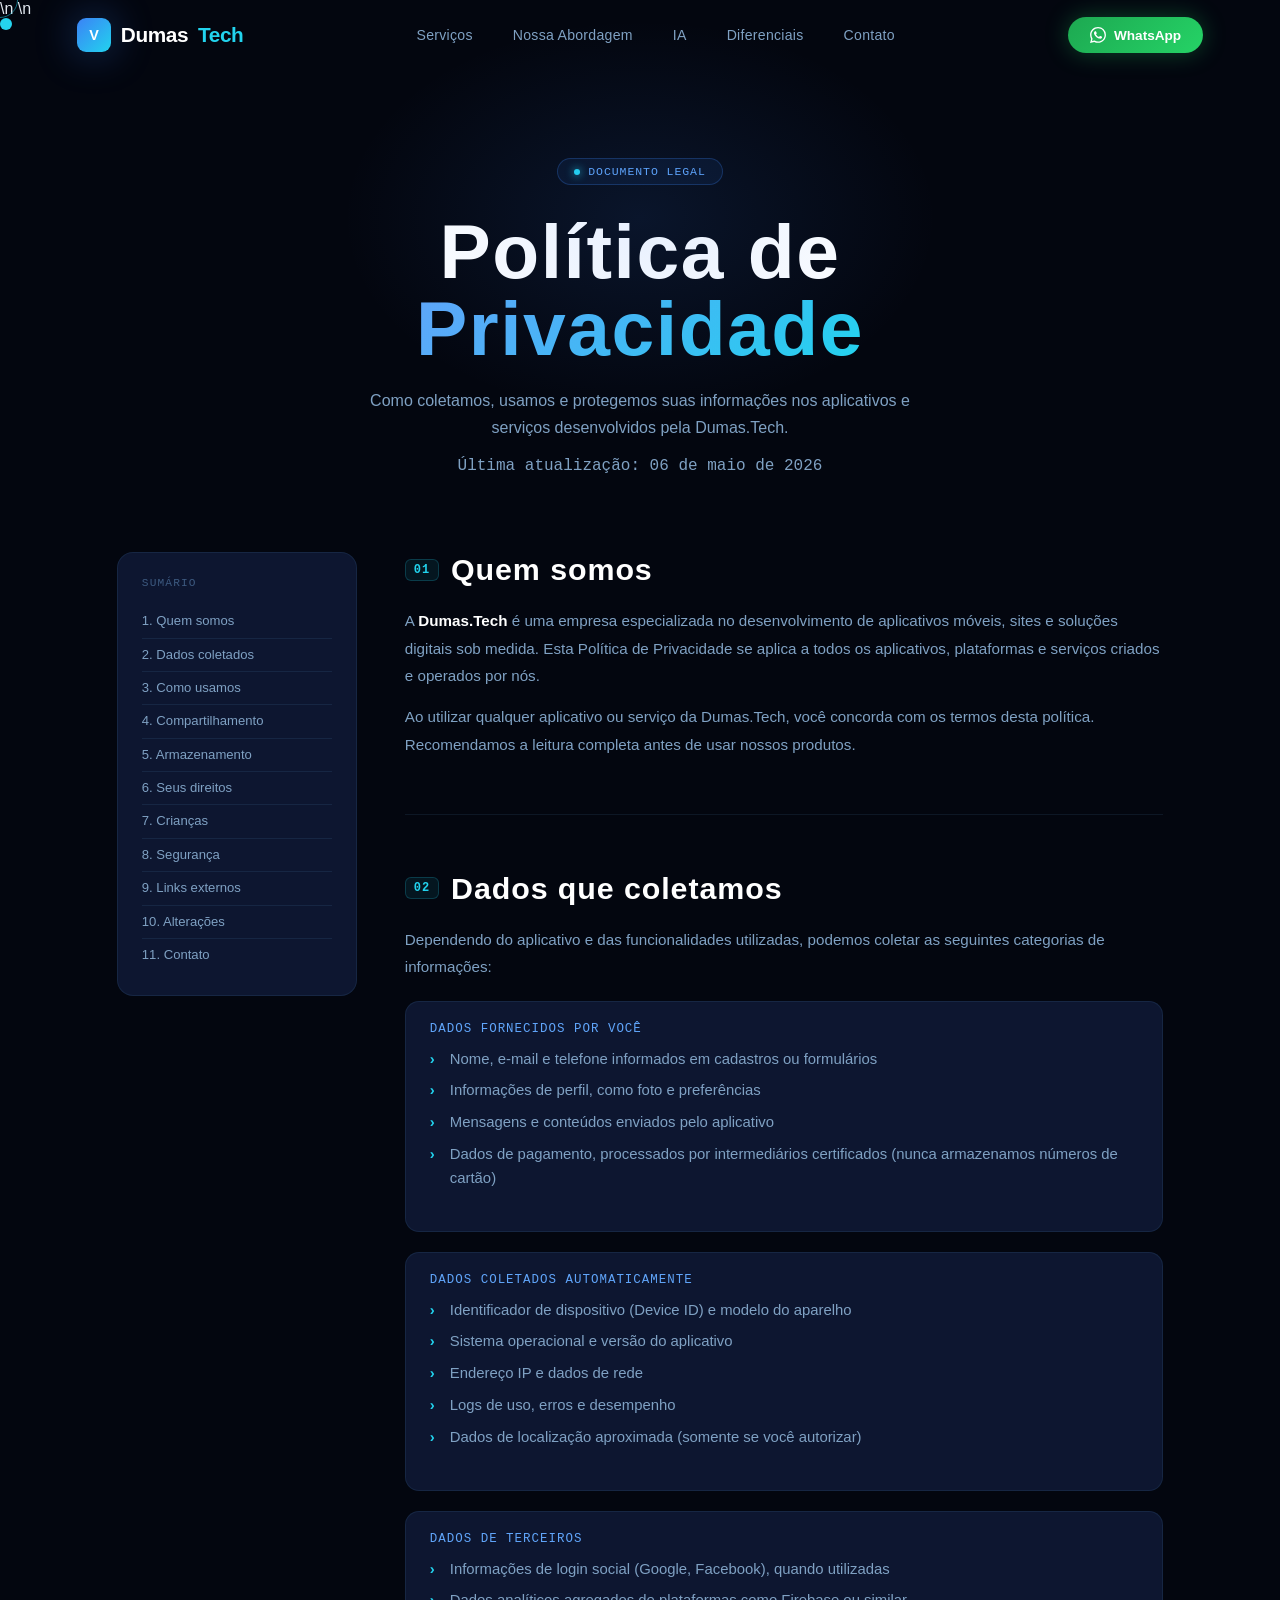
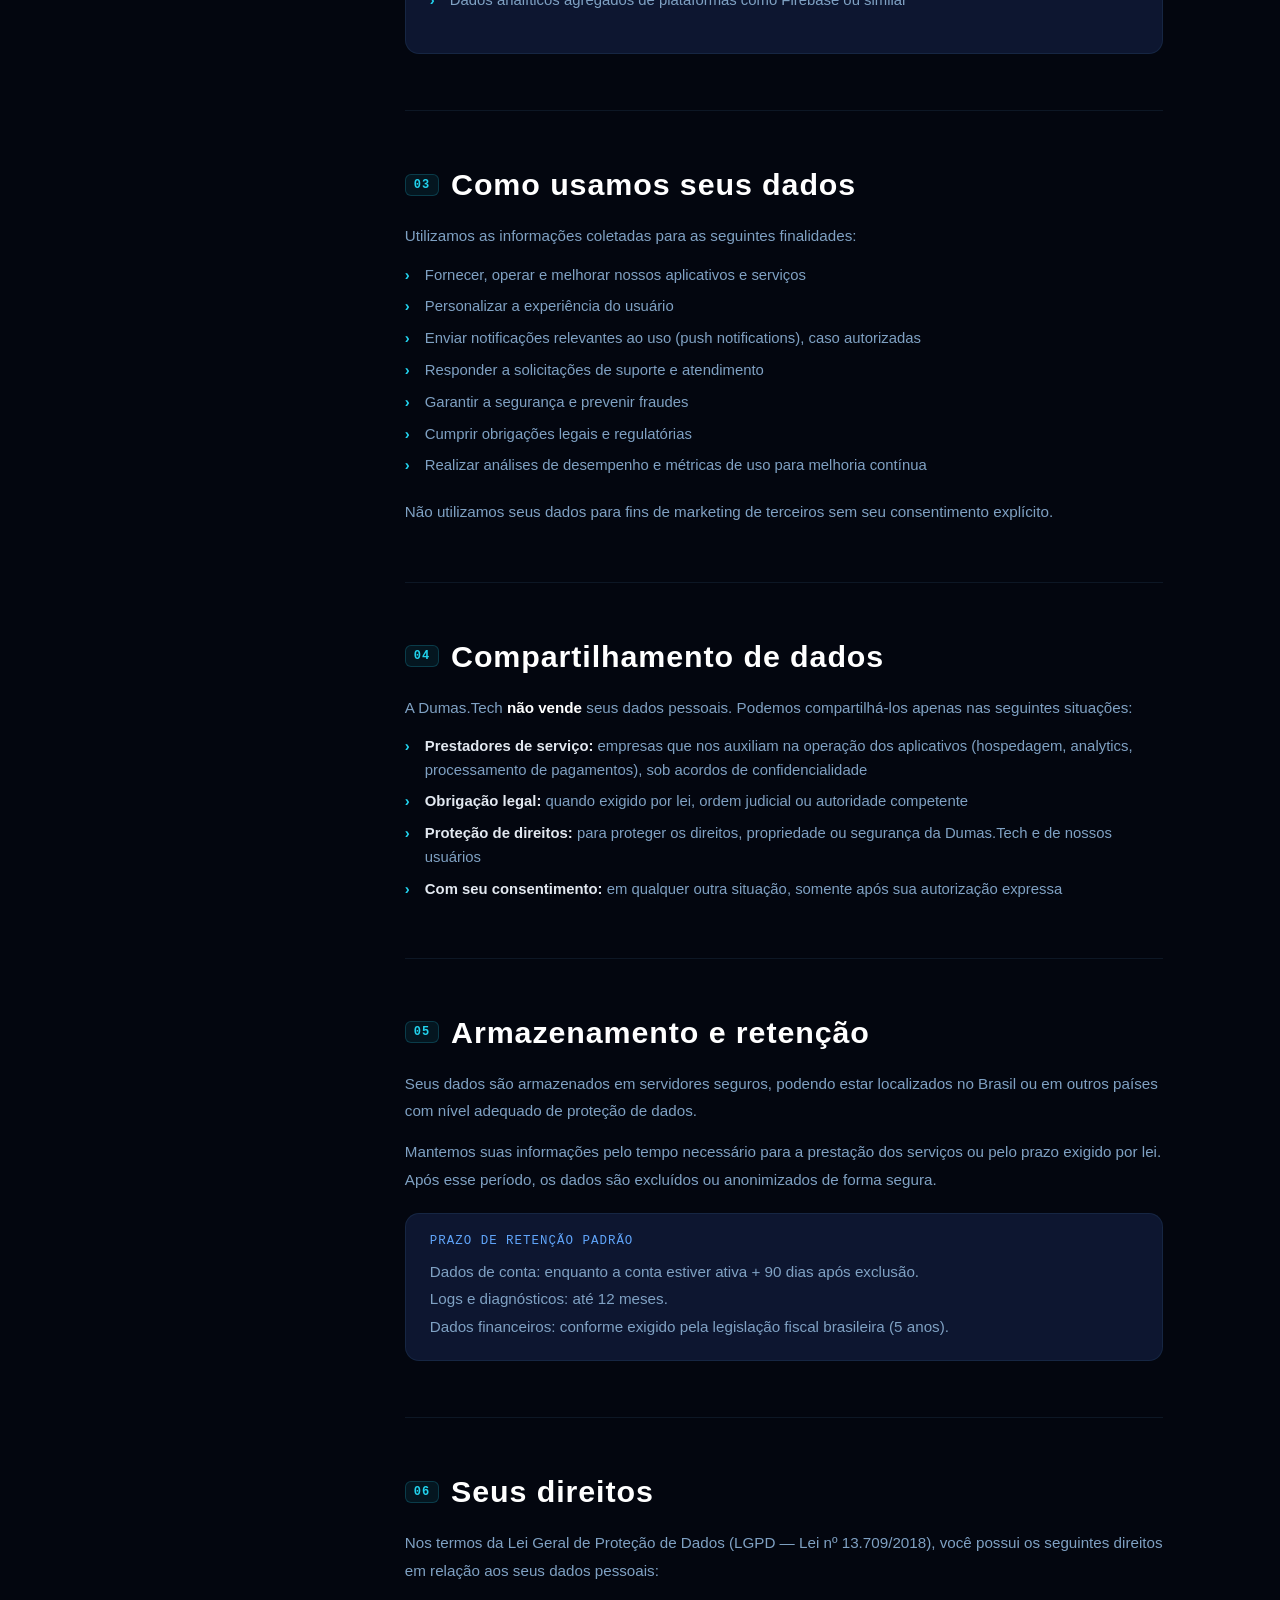
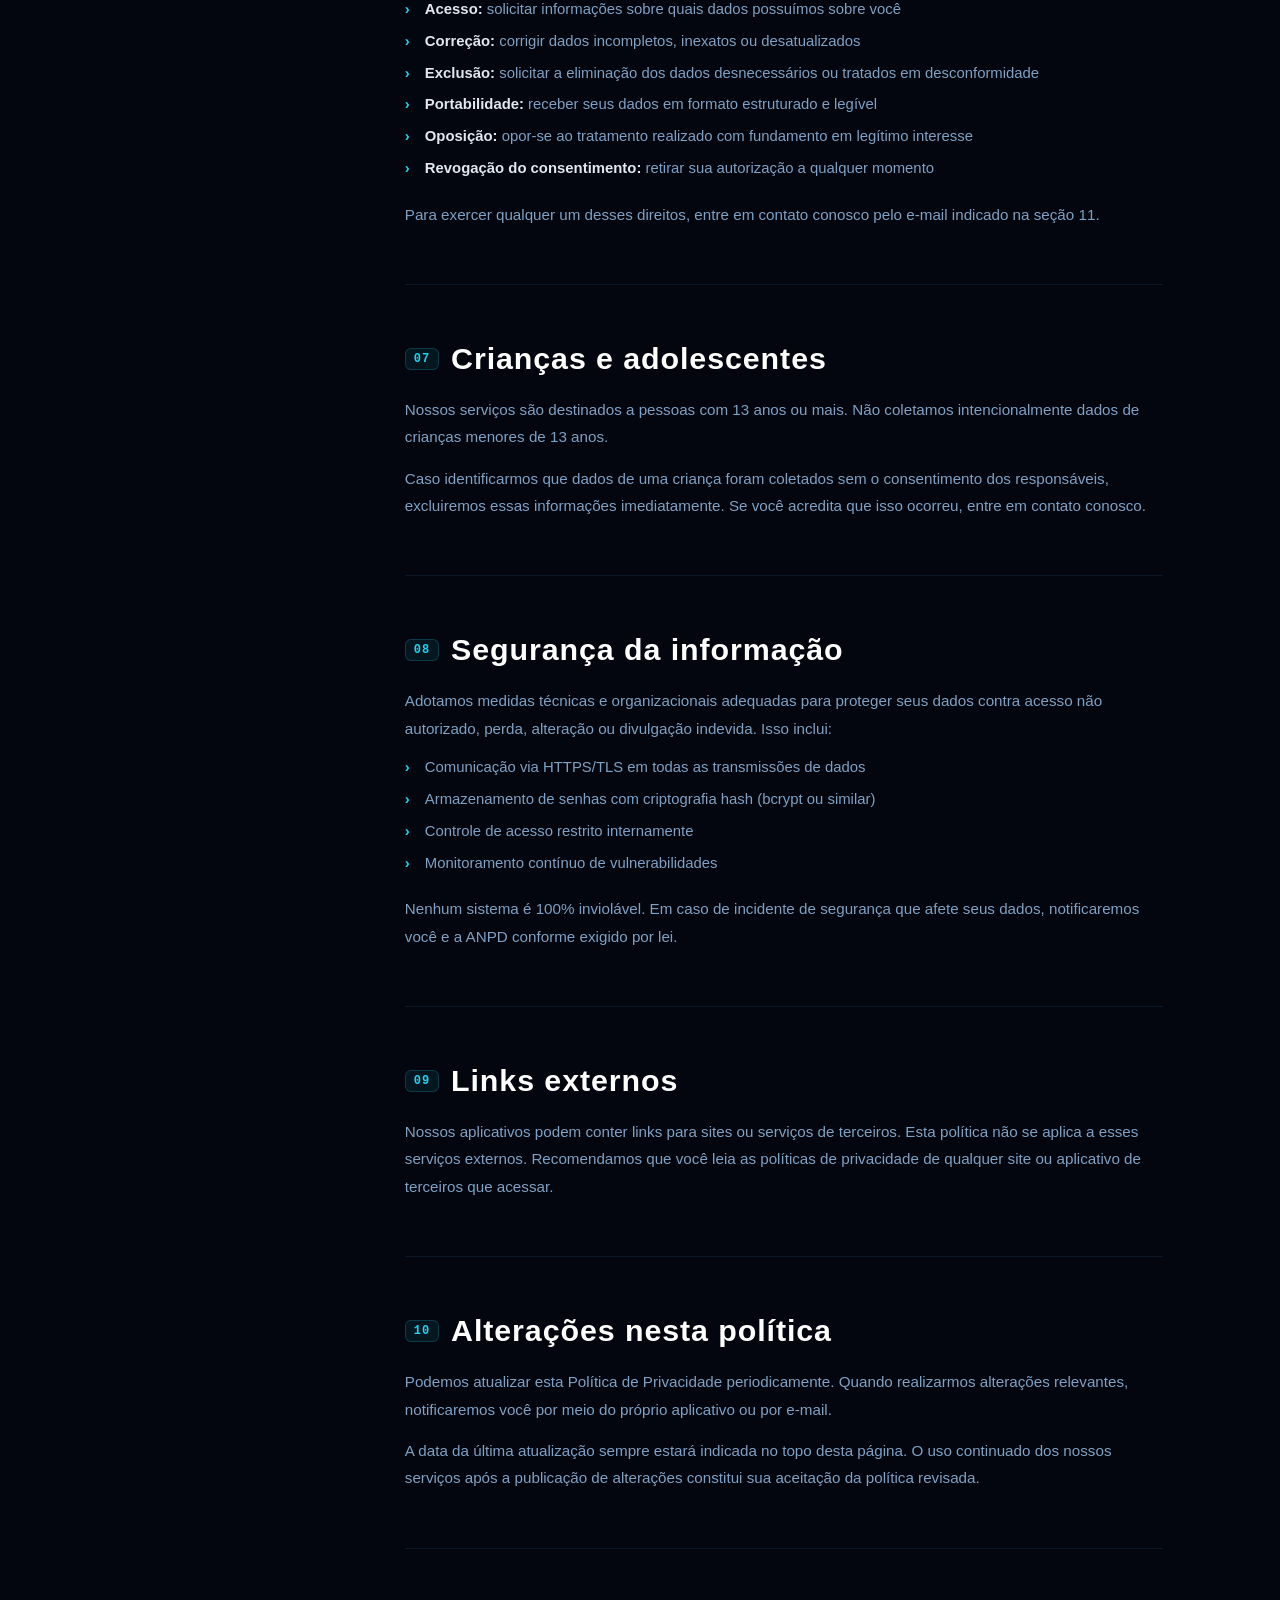
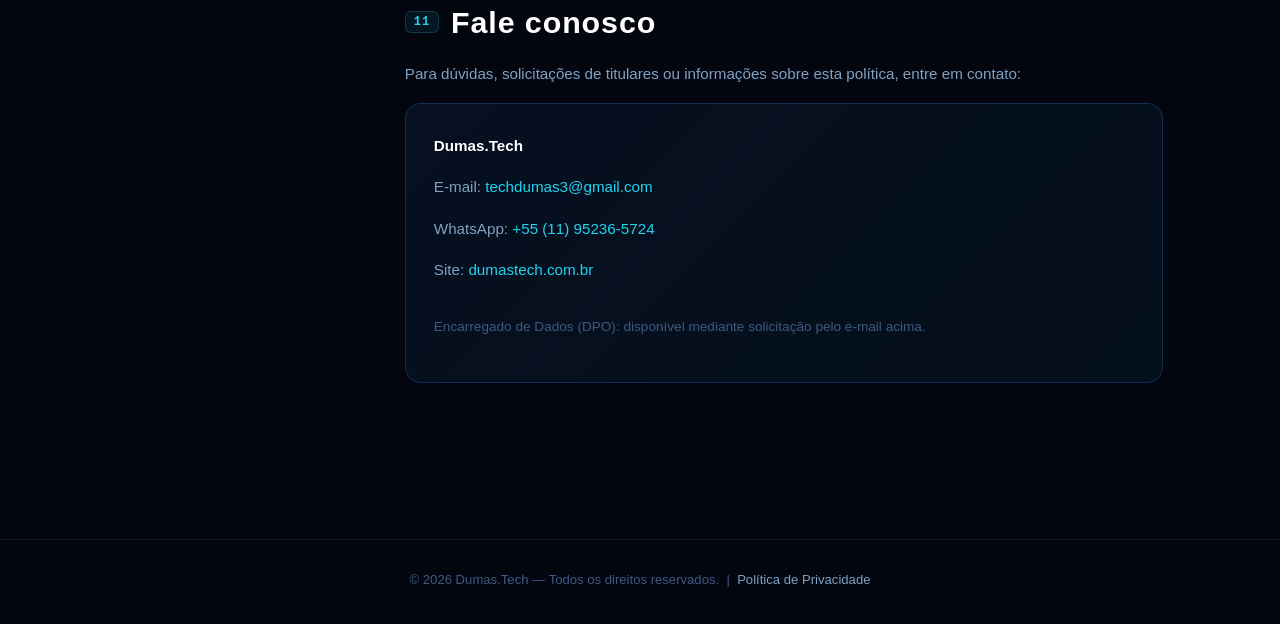
<file: politica-de-privacidade.html>
<!doctype html>
<html lang="pt-BR">
  <head>
    <meta charset="UTF-8" />
    <meta name="viewport" content="width=device-width, initial-scale=1.0" />

    <meta http-equiv="Content-Security-Policy" content="default-src 'self'; script-src 'self' 'unsafe-inline'; style-src 'self' 'unsafe-inline' https://fonts.googleapis.com; font-src 'self' https://fonts.gstatic.com; img-src 'self' data: https:; frame-ancestors 'none'; base-uri 'self'; form-action 'self' https://wa.me; upgrade-insecure-requests" />\n    <meta http-equiv="X-Content-Type-Options" content="nosniff" />\n    <meta name="referrer" content="strict-origin-when-cross-origin" />
    <meta
      name="description"
      content="Política de Privacidade — Dumas.Tech. Saiba como coletamos, usamos e protegemos seus dados pessoais em nossos aplicativos e serviços."
    />
    <title>Política de Privacidade — Dumas.Tech</title>
    <link rel="preconnect" href="https://fonts.googleapis.com" />
    <link
      href="https://fonts.googleapis.com/css2?family=Space+Grotesk:wght@300;400;500;600;700&family=Bebas+Neue&family=JetBrains+Mono:wght@300;400;500&display=swap"
      rel="stylesheet"
    />
    <link rel="stylesheet" href="css/styles.css" />
    <style>
      /* ─── Estilos específicos desta página ─── */
      .pp-hero {
        padding: 140px 0 60px;
        text-align: center;
        position: relative;
      }
      .pp-hero::before {
        content: '';
        position: absolute;
        top: 0; left: 50%; transform: translateX(-50%);
        width: 600px; height: 400px;
        background: radial-gradient(ellipse, rgba(59,130,246,0.12) 0%, transparent 70%);
        pointer-events: none;
      }
      .pp-badge {
        display: inline-flex;
        align-items: center;
        gap: 8px;
        background: rgba(59,130,246,0.08);
        border: 1px solid rgba(59,130,246,0.25);
        border-radius: 100px;
        padding: 6px 16px;
        font-family: var(--mono);
        font-size: 0.72rem;
        color: var(--blue2);
        letter-spacing: 0.08em;
        text-transform: uppercase;
        margin-bottom: 28px;
      }
      .pp-badge span {
        width: 6px; height: 6px;
        background: var(--cyan);
        border-radius: 50%;
        display: inline-block;
        box-shadow: 0 0 8px var(--cyan);
      }
      .pp-hero h1 {
        font-family: var(--heading-font);
        font-size: clamp(2.8rem, 6vw, 5rem);
        line-height: 1;
        letter-spacing: 0.02em;
        color: var(--white);
        margin-bottom: 20px;
      }
      .pp-hero h1 em {
        font-style: normal;
        background: linear-gradient(135deg, var(--blue2), var(--cyan));
        -webkit-background-clip: text;
        -webkit-text-fill-color: transparent;
        background-clip: text;
      }
      .pp-hero p {
        color: var(--text2);
        font-size: 1rem;
        max-width: 560px;
        margin: 0 auto 12px;
        line-height: 1.7;
      }
      .pp-meta {
        font-family: var(--mono);
        font-size: 0.75rem;
        color: var(--text3);
        margin-top: 8px;
      }

      /* ─── Layout principal ─── */
      .pp-layout {
        display: grid;
        grid-template-columns: 240px 1fr;
        gap: 48px;
        padding-bottom: 100px;
        align-items: start;
      }

      /* ─── Sumário lateral ─── */
      .pp-toc {
        position: sticky;
        top: 100px;
        background: var(--surface);
        border: 1px solid var(--border);
        border-radius: 16px;
        padding: 24px;
      }
      .pp-toc-title {
        font-family: var(--mono);
        font-size: 0.7rem;
        text-transform: uppercase;
        letter-spacing: 0.1em;
        color: var(--text3);
        margin-bottom: 16px;
      }
      .pp-toc a {
        display: block;
        font-size: 0.82rem;
        color: var(--text2);
        text-decoration: none;
        padding: 7px 0;
        border-bottom: 1px solid var(--border);
        transition: color 0.2s;
        line-height: 1.4;
      }
      .pp-toc a:last-child { border-bottom: none; }
      .pp-toc a:hover { color: var(--cyan); }

      /* ─── Conteúdo ─── */
      .pp-content section {
        margin-bottom: 56px;
        scroll-margin-top: 100px;
      }
      .pp-content h2 {
        font-family: var(--heading-font);
        font-size: 1.9rem;
        letter-spacing: 0.03em;
        color: var(--white);
        margin-bottom: 20px;
        display: flex;
        align-items: center;
        gap: 12px;
      }
      .pp-content h2 .section-num {
        font-family: var(--mono);
        font-size: 0.75rem;
        color: var(--cyan);
        background: rgba(34,211,238,0.08);
        border: 1px solid rgba(34,211,238,0.2);
        border-radius: 6px;
        padding: 3px 8px;
        flex-shrink: 0;
      }
      .pp-content p {
        color: var(--text2);
        line-height: 1.8;
        margin-bottom: 14px;
        font-size: 0.95rem;
      }
      .pp-content ul {
        list-style: none;
        margin: 12px 0 20px;
        display: flex;
        flex-direction: column;
        gap: 8px;
      }
      .pp-content ul li {
        color: var(--text2);
        font-size: 0.93rem;
        line-height: 1.6;
        padding-left: 20px;
        position: relative;
      }
      .pp-content ul li::before {
        content: '›';
        position: absolute;
        left: 0;
        color: var(--cyan);
        font-weight: 700;
      }
      .pp-divider {
        height: 1px;
        background: var(--border);
        margin-bottom: 56px;
      }

      /* ─── Cards de destaque ─── */
      .pp-card {
        background: var(--surface);
        border: 1px solid var(--border);
        border-radius: 14px;
        padding: 20px 24px;
        margin: 20px 0;
      }
      .pp-card-title {
        font-size: 0.78rem;
        font-family: var(--mono);
        text-transform: uppercase;
        letter-spacing: 0.08em;
        color: var(--blue2);
        margin-bottom: 10px;
      }
      .pp-card p {
        margin-bottom: 0;
      }

      /* ─── Contato destaque ─── */
      .pp-contact-box {
        background: linear-gradient(135deg, rgba(59,130,246,0.08), rgba(34,211,238,0.05));
        border: 1px solid rgba(59,130,246,0.25);
        border-radius: 16px;
        padding: 28px;
        margin-top: 16px;
      }
      .pp-contact-box a {
        color: var(--cyan);
        text-decoration: none;
        font-weight: 500;
      }
      .pp-contact-box a:hover { text-decoration: underline; }

      /* ─── Responsivo ─── */
      @media (max-width: 768px) {
        .pp-layout {
          grid-template-columns: 1fr;
        }
        .pp-toc {
          position: static;
        }
      }
    </style>
  </head>
  <body>
    <!-- Cursor -->
    <div class="cursor" id="cursor"></div>
    <div class="cursor-follower" id="cursorFollower"></div>

    <!-- Nav -->
    <nav id="navbar">
      <a href="index.html" class="logo">
        <div class="logo-mark">V</div>
        Dumas<em>Tech</em>
      </a>
      <ul class="nav-links">
        <li><a href="index.html#servicos">Serviços</a></li>
        <li><a href="index.html#abordagem">Nossa Abordagem</a></li>
        <li><a href="index.html#ia">IA</a></li>
        <li><a href="index.html#diferenciais">Diferenciais</a></li>
        <li><a href="index.html#contato">Contato</a></li>
      </ul>
      <a
        href="https://wa.me/5511952365724?text=Olá!%20Vim%20pelo%20site%20e%20quero%20solicitar%20um%20orçamento."
        class="nav-wa"
        target="_blank" rel="noopener noreferrer"
      >
        <svg width="16" height="16" viewBox="0 0 24 24" fill="currentColor">
          <path d="M17.472 14.382c-.297-.149-1.758-.867-2.03-.967-.273-.099-.471-.148-.67.15-.197.297-.767.966-.94 1.164-.173.199-.347.223-.644.075-.297-.15-1.255-.463-2.39-1.475-.883-.788-1.48-1.761-1.653-2.059-.173-.297-.018-.458.13-.606.134-.133.298-.347.446-.52.149-.174.198-.298.298-.497.099-.198.05-.371-.025-.52-.075-.149-.669-1.612-.916-2.207-.242-.579-.487-.5-.669-.51-.173-.008-.371-.01-.57-.01-.198 0-.52.074-.792.372-.272.297-1.04 1.016-1.04 2.479 0 1.462 1.065 2.875 1.213 3.074.149.198 2.096 3.2 5.077 4.487.709.306 1.262.489 1.694.625.712.227 1.36.195 1.871.118.571-.085 1.758-.719 2.006-1.413.248-.694.248-1.289.173-1.413-.074-.124-.272-.198-.57-.347m-5.421 7.403h-.004a9.87 9.87 0 01-5.031-1.378l-.361-.214-3.741.982.998-3.648-.235-.374a9.86 9.86 0 01-1.51-5.26c.001-5.45 4.436-9.884 9.888-9.884 2.64 0 5.122 1.03 6.988 2.898a9.825 9.825 0 012.893 6.994c-.003 5.45-4.437 9.884-9.885 9.884m8.413-18.297A11.815 11.815 0 0012.05 0C5.495 0 .16 5.335.157 11.892c0 2.096.547 4.142 1.588 5.945L.057 24l6.305-1.654a11.882 11.882 0 005.683 1.448h.005c6.554 0 11.89-5.335 11.893-11.893a11.821 11.821 0 00-3.48-8.413Z"/>
        </svg>
        WhatsApp
      </a>
      <button class="hamburger" onclick="toggleMenu()" id="hamburger">
        <span></span><span></span><span></span>
      </button>
    </nav>

    <!-- Hero -->
    <div class="pp-hero">
      <div class="container">
        <div class="pp-badge"><span></span> Documento legal</div>
        <h1>Política de<br /><em>Privacidade</em></h1>
        <p>Como coletamos, usamos e protegemos suas informações nos aplicativos e serviços desenvolvidos pela Dumas.Tech.</p>
        <p class="pp-meta">Última atualização: 06 de maio de 2026</p>
      </div>
    </div>

    <!-- Conteúdo principal -->
    <div class="container">
      <div class="pp-layout">

        <!-- Sumário lateral -->
        <aside class="pp-toc">
          <div class="pp-toc-title">Sumário</div>
          <a href="#sec1">1. Quem somos</a>
          <a href="#sec2">2. Dados coletados</a>
          <a href="#sec3">3. Como usamos</a>
          <a href="#sec4">4. Compartilhamento</a>
          <a href="#sec5">5. Armazenamento</a>
          <a href="#sec6">6. Seus direitos</a>
          <a href="#sec7">7. Crianças</a>
          <a href="#sec8">8. Segurança</a>
          <a href="#sec9">9. Links externos</a>
          <a href="#sec10">10. Alterações</a>
          <a href="#sec11">11. Contato</a>
        </aside>

        <!-- Texto da política -->
        <div class="pp-content">

          <section id="sec1">
            <h2><span class="section-num">01</span> Quem somos</h2>
            <p>
              A <strong style="color:var(--white)">Dumas.Tech</strong> é uma empresa especializada no desenvolvimento de aplicativos móveis, sites e soluções digitais sob medida. Esta Política de Privacidade se aplica a todos os aplicativos, plataformas e serviços criados e operados por nós.
            </p>
            <p>
              Ao utilizar qualquer aplicativo ou serviço da Dumas.Tech, você concorda com os termos desta política. Recomendamos a leitura completa antes de usar nossos produtos.
            </p>
          </section>
          <div class="pp-divider"></div>

          <section id="sec2">
            <h2><span class="section-num">02</span> Dados que coletamos</h2>
            <p>Dependendo do aplicativo e das funcionalidades utilizadas, podemos coletar as seguintes categorias de informações:</p>

            <div class="pp-card">
              <div class="pp-card-title">Dados fornecidos por você</div>
              <ul>
                <li>Nome, e-mail e telefone informados em cadastros ou formulários</li>
                <li>Informações de perfil, como foto e preferências</li>
                <li>Mensagens e conteúdos enviados pelo aplicativo</li>
                <li>Dados de pagamento, processados por intermediários certificados (nunca armazenamos números de cartão)</li>
              </ul>
            </div>

            <div class="pp-card">
              <div class="pp-card-title">Dados coletados automaticamente</div>
              <ul>
                <li>Identificador de dispositivo (Device ID) e modelo do aparelho</li>
                <li>Sistema operacional e versão do aplicativo</li>
                <li>Endereço IP e dados de rede</li>
                <li>Logs de uso, erros e desempenho</li>
                <li>Dados de localização aproximada (somente se você autorizar)</li>
              </ul>
            </div>

            <div class="pp-card">
              <div class="pp-card-title">Dados de terceiros</div>
              <ul>
                <li>Informações de login social (Google, Facebook), quando utilizadas</li>
                <li>Dados analíticos agregados de plataformas como Firebase ou similar</li>
              </ul>
            </div>
          </section>
          <div class="pp-divider"></div>

          <section id="sec3">
            <h2><span class="section-num">03</span> Como usamos seus dados</h2>
            <p>Utilizamos as informações coletadas para as seguintes finalidades:</p>
            <ul>
              <li>Fornecer, operar e melhorar nossos aplicativos e serviços</li>
              <li>Personalizar a experiência do usuário</li>
              <li>Enviar notificações relevantes ao uso (push notifications), caso autorizadas</li>
              <li>Responder a solicitações de suporte e atendimento</li>
              <li>Garantir a segurança e prevenir fraudes</li>
              <li>Cumprir obrigações legais e regulatórias</li>
              <li>Realizar análises de desempenho e métricas de uso para melhoria contínua</li>
            </ul>
            <p>
              Não utilizamos seus dados para fins de marketing de terceiros sem seu consentimento explícito.
            </p>
          </section>
          <div class="pp-divider"></div>

          <section id="sec4">
            <h2><span class="section-num">04</span> Compartilhamento de dados</h2>
            <p>A Dumas.Tech <strong style="color:var(--white)">não vende</strong> seus dados pessoais. Podemos compartilhá-los apenas nas seguintes situações:</p>
            <ul>
              <li><strong style="color:var(--text)">Prestadores de serviço:</strong> empresas que nos auxiliam na operação dos aplicativos (hospedagem, analytics, processamento de pagamentos), sob acordos de confidencialidade</li>
              <li><strong style="color:var(--text)">Obrigação legal:</strong> quando exigido por lei, ordem judicial ou autoridade competente</li>
              <li><strong style="color:var(--text)">Proteção de direitos:</strong> para proteger os direitos, propriedade ou segurança da Dumas.Tech e de nossos usuários</li>
              <li><strong style="color:var(--text)">Com seu consentimento:</strong> em qualquer outra situação, somente após sua autorização expressa</li>
            </ul>
          </section>
          <div class="pp-divider"></div>

          <section id="sec5">
            <h2><span class="section-num">05</span> Armazenamento e retenção</h2>
            <p>
              Seus dados são armazenados em servidores seguros, podendo estar localizados no Brasil ou em outros países com nível adequado de proteção de dados.
            </p>
            <p>
              Mantemos suas informações pelo tempo necessário para a prestação dos serviços ou pelo prazo exigido por lei. Após esse período, os dados são excluídos ou anonimizados de forma segura.
            </p>
            <div class="pp-card">
              <div class="pp-card-title">Prazo de retenção padrão</div>
              <p>
                Dados de conta: enquanto a conta estiver ativa + 90 dias após exclusão.<br />
                Logs e diagnósticos: até 12 meses.<br />
                Dados financeiros: conforme exigido pela legislação fiscal brasileira (5 anos).
              </p>
            </div>
          </section>
          <div class="pp-divider"></div>

          <section id="sec6">
            <h2><span class="section-num">06</span> Seus direitos</h2>
            <p>
              Nos termos da Lei Geral de Proteção de Dados (LGPD — Lei nº 13.709/2018), você possui os seguintes direitos em relação aos seus dados pessoais:
            </p>
            <ul>
              <li><strong style="color:var(--text)">Acesso:</strong> solicitar informações sobre quais dados possuímos sobre você</li>
              <li><strong style="color:var(--text)">Correção:</strong> corrigir dados incompletos, inexatos ou desatualizados</li>
              <li><strong style="color:var(--text)">Exclusão:</strong> solicitar a eliminação dos dados desnecessários ou tratados em desconformidade</li>
              <li><strong style="color:var(--text)">Portabilidade:</strong> receber seus dados em formato estruturado e legível</li>
              <li><strong style="color:var(--text)">Oposição:</strong> opor-se ao tratamento realizado com fundamento em legítimo interesse</li>
              <li><strong style="color:var(--text)">Revogação do consentimento:</strong> retirar sua autorização a qualquer momento</li>
            </ul>
            <p>Para exercer qualquer um desses direitos, entre em contato conosco pelo e-mail indicado na seção 11.</p>
          </section>
          <div class="pp-divider"></div>

          <section id="sec7">
            <h2><span class="section-num">07</span> Crianças e adolescentes</h2>
            <p>
              Nossos serviços são destinados a pessoas com 13 anos ou mais. Não coletamos intencionalmente dados de crianças menores de 13 anos.
            </p>
            <p>
              Caso identificarmos que dados de uma criança foram coletados sem o consentimento dos responsáveis, excluiremos essas informações imediatamente. Se você acredita que isso ocorreu, entre em contato conosco.
            </p>
          </section>
          <div class="pp-divider"></div>

          <section id="sec8">
            <h2><span class="section-num">08</span> Segurança da informação</h2>
            <p>
              Adotamos medidas técnicas e organizacionais adequadas para proteger seus dados contra acesso não autorizado, perda, alteração ou divulgação indevida. Isso inclui:
            </p>
            <ul>
              <li>Comunicação via HTTPS/TLS em todas as transmissões de dados</li>
              <li>Armazenamento de senhas com criptografia hash (bcrypt ou similar)</li>
              <li>Controle de acesso restrito internamente</li>
              <li>Monitoramento contínuo de vulnerabilidades</li>
            </ul>
            <p>
              Nenhum sistema é 100% inviolável. Em caso de incidente de segurança que afete seus dados, notificaremos você e a ANPD conforme exigido por lei.
            </p>
          </section>
          <div class="pp-divider"></div>

          <section id="sec9">
            <h2><span class="section-num">09</span> Links externos</h2>
            <p>
              Nossos aplicativos podem conter links para sites ou serviços de terceiros. Esta política não se aplica a esses serviços externos. Recomendamos que você leia as políticas de privacidade de qualquer site ou aplicativo de terceiros que acessar.
            </p>
          </section>
          <div class="pp-divider"></div>

          <section id="sec10">
            <h2><span class="section-num">10</span> Alterações nesta política</h2>
            <p>
              Podemos atualizar esta Política de Privacidade periodicamente. Quando realizarmos alterações relevantes, notificaremos você por meio do próprio aplicativo ou por e-mail.
            </p>
            <p>
              A data da última atualização sempre estará indicada no topo desta página. O uso continuado dos nossos serviços após a publicação de alterações constitui sua aceitação da política revisada.
            </p>
          </section>
          <div class="pp-divider"></div>

          <section id="sec11">
            <h2><span class="section-num">11</span> Fale conosco</h2>
            <p>
              Para dúvidas, solicitações de titulares ou informações sobre esta política, entre em contato:
            </p>
            <div class="pp-contact-box">
              <p><strong style="color:var(--white)">Dumas.Tech</strong></p>
              <p>E-mail: <a href="mailto:techdumas3@gmail.com">techdumas3@gmail.com</a></p>
              <p>WhatsApp: <a href="https://wa.me/5511952365724" target="_blank" rel="noopener noreferrer">+55 (11) 95236-5724</a></p>
              <p>Site: <a href="https://dumastech.com.br/" target="_blank" rel="noopener noreferrer">dumastech.com.br</a></p>
              <br />
              <p style="font-size:0.85rem; color:var(--text3);">
                Encarregado de Dados (DPO): disponível mediante solicitação pelo e-mail acima.
              </p>
            </div>
          </section>

        </div><!-- /pp-content -->
      </div><!-- /pp-layout -->
    </div><!-- /container -->

    <!-- Footer simples -->
    <footer style="border-top: 1px solid var(--border); padding: 32px 0; text-align:center;">
      <div class="container">
        <p style="color:var(--text3); font-size:0.82rem;">
          © 2026 Dumas.Tech — Todos os direitos reservados.
          &nbsp;|&nbsp;
          <a href="politica-de-privacidade.html" style="color:var(--text2); text-decoration:none;">Política de Privacidade</a>
        </p>
      </div>
    </footer>

    <script src="js/main.js"></script>
  </body>
</html>
</file>
<file: css/styles.css>
/* ═══════════════════════════════════════════════════════════════════
   DUMAS.TECH — Estilos principais
   Organização: variáveis, base, componentes, layout, responsivo
═══════════════════════════════════════════════════════════════════ */

/* ─── Variáveis ─── */
:root {
  --bg: #03060f;
  --bg2: #060c1a;
  --bg3: #0a1228;
  --surface: #0d1630;
  --surface2: #111c38;
  --border: rgba(99,179,237,0.1);
  --border2: rgba(99,179,237,0.2);
  --blue: #3b82f6;
  --blue2: #60a5fa;
  --cyan: #22d3ee;
  --purple: #a855f7;
  --green: #10b981;
  --wa: #25D366;
  --text: #e2e8f0;
  --text2: #7fa1c3;
  --text3: #3d5a80;
  --white: #ffffff;
  --heading-font: 'Bebas Neue', sans-serif;
  --body-font: 'Space Grotesk', sans-serif;
  --mono: 'JetBrains Mono', monospace;
  --glow-blue: 0 0 40px rgba(59,130,246,0.4);
  --glow-cyan: 0 0 40px rgba(34,211,238,0.3);
}

/* ─── Reset & Base ─── */
*, *::before, *::after { box-sizing: border-box; margin: 0; padding: 0; }
html { scroll-behavior: smooth; }

body {
  font-family: var(--body-font);
  background: var(--bg);
  color: var(--text);
  overflow-x: hidden;
  cursor: none;
}

section { position: relative; z-index: 1; }
.container { max-width: 1200px; margin: 0 auto; padding: 0 6%; }

/* ─── Scrollbar ─── */
::-webkit-scrollbar { width: 4px; }
::-webkit-scrollbar-track { background: var(--bg); }
::-webkit-scrollbar-thumb { background: linear-gradient(var(--blue), var(--cyan)); border-radius: 2px; }

/* ─── Cursor ─── */
.cursor {
  position: fixed;
  width: 12px; height: 12px;
  background: var(--cyan);
  border-radius: 50%;
  pointer-events: none;
  z-index: 9999;
  transition: transform 0.1s, opacity 0.3s;
  mix-blend-mode: screen;
}

.cursor-follower {
  position: fixed;
  width: 36px; height: 36px;
  border: 1.5px solid rgba(34,211,238,0.5);
  border-radius: 50%;
  pointer-events: none;
  z-index: 9998;
  transition: transform 0.15s ease, width 0.3s, height 0.3s, border-color 0.3s;
}

body:has(a:hover) .cursor-follower,
body:has(button:hover) .cursor-follower {
  width: 56px; height: 56px;
  border-color: var(--cyan);
}

/* ─── Canvas Particles ─── */
#particle-canvas {
  position: fixed;
  inset: 0;
  pointer-events: none;
  z-index: 0;
  opacity: 0.5;
}

/* ─── Nav ─── */
nav {
  position: fixed; top: 0; left: 0; right: 0; z-index: 1000;
  padding: 0 6%;
  height: 70px;
  display: flex; align-items: center; justify-content: space-between;
  background: rgba(3,6,15,0);
  transition: background 0.5s, backdrop-filter 0.5s;
}

nav.scrolled {
  background: rgba(3,6,15,0.92);
  backdrop-filter: blur(24px);
  border-bottom: 1px solid var(--border);
}

.logo {
  font-family: var(--body-font);
  font-weight: 700;
  font-size: 1.3rem;
  color: var(--white);
  text-decoration: none;
  display: flex; align-items: center; gap: 10px;
  letter-spacing: -0.02em;
}

.logo-mark {
  width: 34px; height: 34px;
  background: linear-gradient(135deg, var(--blue), var(--cyan));
  border-radius: 9px;
  display: flex; align-items: center; justify-content: center;
  font-size: 0.9rem;
  box-shadow: var(--glow-blue);
}

.logo em { color: var(--cyan); font-style: normal; }

.nav-links {
  display: flex; align-items: center; gap: 2.5rem; list-style: none;
}

.nav-links a {
  color: var(--text2);
  text-decoration: none;
  font-size: 0.88rem;
  font-weight: 500;
  letter-spacing: 0.02em;
  transition: color 0.25s;
  position: relative;
}

.nav-links a::after {
  content: '';
  position: absolute; bottom: -4px; left: 0;
  width: 0; height: 1px;
  background: var(--cyan);
  transition: width 0.3s;
}

.nav-links a:hover { color: var(--white); }
.nav-links a:hover::after { width: 100%; }

.nav-wa {
  display: flex; align-items: center; gap: 8px;
  background: linear-gradient(135deg, #1da851, var(--wa));
  color: white;
  padding: 10px 22px;
  border-radius: 50px;
  font-size: 0.85rem;
  font-weight: 600;
  text-decoration: none;
  box-shadow: 0 0 24px rgba(37,211,102,0.3);
  transition: all 0.3s;
}

.nav-wa:hover { transform: translateY(-2px); box-shadow: 0 6px 32px rgba(37,211,102,0.5); }

.hamburger { display: none; flex-direction: column; gap: 5px; cursor: none; background: none; border: none; }
.hamburger span { display: block; width: 24px; height: 2px; background: var(--text); border-radius: 2px; transition: all 0.3s; }

.mobile-menu {
  display: none;
  position: fixed;
  top: 70px; left: 0; right: 0;
  background: rgba(3,6,15,0.97);
  backdrop-filter: blur(30px);
  padding: 2rem 6%;
  border-bottom: 1px solid var(--border);
  z-index: 999;
}

.mobile-menu.open { display: block; }

.mobile-menu ul {
  list-style: none;
  display: flex; flex-direction: column; gap: 0;
}

.mobile-menu ul li { border-bottom: 1px solid var(--border); }

.mobile-menu a {
  display: block;
  padding: 14px 0;
  color: var(--text2);
  text-decoration: none;
  font-weight: 500;
  font-size: 1rem;
  transition: color 0.2s;
}

.mobile-menu a:hover { color: var(--cyan); }

.mobile-menu .nav-wa {
  margin-top: 1.5rem;
  display: flex; justify-content: center;
  border-radius: 12px;
}

/* ─── Hero ─── */
#home {
  min-height: 100vh;
  display: flex; flex-direction: column; justify-content: center;
  padding: 100px 6% 60px;
  position: relative;
  overflow: hidden;
}

.hero-bg-glow {
  position: absolute; inset: 0; pointer-events: none;
  background:
    radial-gradient(ellipse 70% 50% at 60% 20%, rgba(59,130,246,0.12), transparent),
    radial-gradient(ellipse 40% 40% at 10% 70%, rgba(168,85,247,0.08), transparent),
    radial-gradient(ellipse 30% 30% at 90% 80%, rgba(34,211,238,0.07), transparent);
}

.hero-grid-lines {
  position: absolute; inset: 0; pointer-events: none;
  background-image:
    linear-gradient(rgba(59,130,246,0.04) 1px, transparent 1px),
    linear-gradient(90deg, rgba(59,130,246,0.04) 1px, transparent 1px);
  background-size: 80px 80px;
}

.hero-inner {
  position: relative; z-index: 2;
  max-width: 1200px; margin: 0 auto; width: 100%;
  display: grid; grid-template-columns: 1fr 0.9fr; gap: 4rem; align-items: center;
}

.hero-eyebrow {
  display: inline-flex; align-items: center; gap: 10px;
  border: 1px solid var(--border2);
  background: rgba(59,130,246,0.07);
  padding: 6px 16px;
  border-radius: 50px;
  margin-bottom: 1.8rem;
  font-family: var(--mono);
  font-size: 0.75rem;
  color: var(--cyan);
  letter-spacing: 0.05em;
}

.eyebrow-dot {
  width: 7px; height: 7px; border-radius: 50%;
  background: var(--cyan);
  box-shadow: 0 0 8px var(--cyan);
  animation: blink 1.8s ease-in-out infinite;
}

@keyframes blink { 0%,100%{opacity:1} 50%{opacity:0.3} }

h1.hero-h1 {
  font-family: var(--heading-font);
  font-size: clamp(3.5rem, 8vw, 7rem);
  line-height: 0.95;
  color: var(--white);
  letter-spacing: 0.02em;
  margin-bottom: 1.5rem;
}

.hero-h1 .line { display: block; overflow: hidden; }
.hero-h1 .line span { display: inline-block; }

.hero-h1 .accent {
  background: linear-gradient(90deg, var(--blue2), var(--cyan));
  -webkit-background-clip: text;
  -webkit-text-fill-color: transparent;
  background-clip: text;
}

.hero-h1 .outline-text {
  -webkit-text-stroke: 1.5px rgba(96,165,250,0.6);
  -webkit-text-fill-color: transparent;
}

.hero-sub {
  font-size: 1.1rem;
  color: var(--text2);
  line-height: 1.75;
  font-weight: 300;
  max-width: 520px;
  margin-bottom: 2.5rem;
}

.hero-actions { display: flex; gap: 1rem; flex-wrap: wrap; align-items: center; }

.btn-wa {
  display: inline-flex; align-items: center; gap: 10px;
  background: linear-gradient(135deg, #1da851, var(--wa));
  color: #fff;
  padding: 16px 32px;
  border-radius: 50px;
  font-size: 0.95rem;
  font-weight: 700;
  text-decoration: none;
  box-shadow: 0 0 40px rgba(37,211,102,0.35);
  transition: all 0.3s;
  font-family: var(--body-font);
}

.btn-wa:hover { transform: translateY(-3px); box-shadow: 0 8px 50px rgba(37,211,102,0.55); }

.btn-outline {
  display: inline-flex; align-items: center; gap: 8px;
  background: transparent;
  color: var(--text2);
  padding: 16px 32px;
  border-radius: 50px;
  font-size: 0.95rem;
  font-weight: 500;
  text-decoration: none;
  border: 1px solid var(--border2);
  transition: all 0.3s;
  font-family: var(--body-font);
}

.btn-outline:hover { color: var(--white); border-color: var(--blue2); background: rgba(59,130,246,0.08); }

.hero-visual { position: relative; }

.orbit-wrapper {
  position: relative;
  width: 420px; height: 420px;
  margin: 0 auto;
}

.orbit-center {
  position: absolute; top: 50%; left: 50%;
  transform: translate(-50%, -50%);
  width: 140px; height: 140px;
  background: linear-gradient(135deg, var(--bg3), var(--surface2));
  border: 1px solid var(--border2);
  border-radius: 30px;
  display: flex; flex-direction: column; align-items: center; justify-content: center;
  gap: 6px;
  box-shadow: 0 0 80px rgba(59,130,246,0.2), inset 0 1px 0 rgba(255,255,255,0.06);
  z-index: 3;
}

.orbit-center-icon { font-size: 2.5rem; }
.orbit-center-text {
  font-family: var(--mono); font-size: 0.65rem;
  color: var(--cyan); letter-spacing: 0.05em;
}

.orbit-ring {
  position: absolute; top: 50%; left: 50%;
  border-radius: 50%;
  border: 1px dashed rgba(59,130,246,0.2);
  transform-origin: center;
}

.ring1 {
  width: 240px; height: 240px;
  margin: -120px 0 0 -120px;
  animation: spin 20s linear infinite;
}

.ring2 {
  width: 370px; height: 370px;
  margin: -185px 0 0 -185px;
  animation: spin 35s linear infinite reverse;
  border-color: rgba(34,211,238,0.15);
}

@keyframes spin { to { transform: rotate(360deg); } }

.orbit-satellite {
  position: absolute;
  width: 52px; height: 52px;
  background: var(--surface);
  border: 1px solid var(--border2);
  border-radius: 14px;
  display: flex; align-items: center; justify-content: center;
  font-size: 1.3rem;
  transition: all 0.3s;
}

.orbit-satellite:hover {
  background: var(--surface2);
  border-color: var(--cyan);
  box-shadow: 0 0 20px rgba(34,211,238,0.3);
  transform: scale(1.15);
  z-index: 10;
}

.sat1 { top: 8%; left: 50%; transform: translateX(-50%); }
.sat2 { top: 50%; right: 2%; transform: translateY(-50%); }
.sat3 { bottom: 8%; left: 50%; transform: translateX(-50%); }
.sat4 { top: 50%; left: 2%; transform: translateY(-50%); }
.sat5 { top: 18%; right: 10%; }
.sat6 { bottom: 18%; left: 10%; }

.hero-counters {
  position: absolute; bottom: -20px; right: 0;
  display: flex; gap: 10px;
}

.counter-pill {
  background: var(--surface);
  border: 1px solid var(--border);
  border-radius: 12px;
  padding: 12px 18px;
  text-align: center;
}

.counter-pill .num {
  display: block;
  font-family: var(--heading-font);
  font-size: 1.8rem;
  color: var(--white);
  letter-spacing: 0.02em;
  line-height: 1;
}

.counter-pill .lbl {
  font-size: 0.68rem;
  color: var(--text2);
  font-family: var(--mono);
  letter-spacing: 0.05em;
  text-transform: uppercase;
}

/* ─── Marquee ─── */
.marquee-strip {
  padding: 18px 0;
  background: var(--surface);
  border-top: 1px solid var(--border);
  border-bottom: 1px solid var(--border);
  overflow: hidden;
  z-index: 2;
  position: relative;
}

.marquee-track {
  display: flex;
  animation: marquee 30s linear infinite;
  width: max-content;
}

@keyframes marquee { to { transform: translateX(-50%); } }

.marquee-item {
  display: flex; align-items: center; gap: 12px;
  padding: 0 2.5rem;
  font-family: var(--mono);
  font-size: 0.82rem;
  color: var(--text2);
  white-space: nowrap;
}

.marquee-item span { color: var(--cyan); }
.marquee-sep { color: var(--text3); }

/* ─── Section Headers ─── */
.sec-label {
  font-family: var(--mono);
  font-size: 0.75rem;
  font-weight: 400;
  color: var(--cyan);
  letter-spacing: 0.12em;
  text-transform: uppercase;
  display: flex; align-items: center; gap: 10px;
  margin-bottom: 1rem;
}

.sec-label::before {
  content: '';
  width: 30px; height: 1px;
  background: var(--cyan);
  opacity: 0.6;
}

.sec-title {
  font-family: var(--heading-font);
  font-size: clamp(2.5rem, 6vw, 5rem);
  color: var(--white);
  line-height: 0.95;
  letter-spacing: 0.02em;
}

.sec-title .acc { color: var(--cyan); }

.sec-sub {
  font-size: 1rem;
  color: var(--text2);
  font-weight: 300;
  line-height: 1.75;
  max-width: 500px;
  margin-top: 1rem;
}

/* ─── Services ─── */
#servicos {
  padding: 120px 0;
  background: var(--bg2);
}

.services-top {
  display: flex; justify-content: space-between; align-items: flex-end;
  margin-bottom: 4rem;
  flex-wrap: wrap; gap: 2rem;
}

.services-list {
  display: flex; flex-direction: column; gap: 2px;
}

.service-row {
  display: flex; align-items: stretch;
  border: 1px solid transparent;
  border-radius: 16px;
  overflow: hidden;
  background: transparent;
  transition: all 0.4s;
  cursor: default;
}

.service-row:hover {
  background: var(--surface);
  border-color: var(--border2);
  box-shadow: 0 20px 60px rgba(0,0,0,0.4);
}

.service-num {
  font-family: var(--heading-font);
  font-size: 3rem;
  color: var(--text3);
  padding: 2rem 2.5rem;
  min-width: 100px;
  display: flex; align-items: center; justify-content: center;
  transition: color 0.4s;
  line-height: 1;
}

.service-row:hover .service-num { color: var(--blue2); }

.service-sep {
  width: 1px;
  background: var(--border);
  transition: background 0.4s;
}

.service-row:hover .service-sep { background: var(--border2); }

.service-body {
  flex: 1;
  padding: 2rem 2.5rem;
  display: flex; align-items: center; justify-content: space-between; gap: 2rem;
}

.service-body h3 {
  font-size: 1.2rem;
  font-weight: 700;
  color: var(--text);
  margin-bottom: 0.5rem;
  transition: color 0.3s;
}

.service-row:hover .service-body h3 { color: var(--white); }

.service-body p {
  font-size: 0.9rem;
  color: var(--text2);
  line-height: 1.65;
  font-weight: 300;
}

.service-icon-right {
  font-size: 2.5rem;
  opacity: 0.4;
  transition: opacity 0.4s, transform 0.4s;
  flex-shrink: 0;
}

.service-row:hover .service-icon-right { opacity: 1; transform: scale(1.1); }

.service-tags {
  display: flex; flex-wrap: wrap; gap: 6px; margin-top: 10px;
}

.s-tag {
  font-size: 0.7rem;
  padding: 3px 10px;
  border-radius: 20px;
  background: rgba(59,130,246,0.08);
  border: 1px solid rgba(59,130,246,0.2);
  color: var(--blue2);
  font-family: var(--mono);
}

/* ─── Nossa Abordagem Section ─── */
#abordagem,
#offline {
  padding: 120px 0;
  background: var(--bg);
  overflow: hidden;
}

.offline-inner {
  display: grid; grid-template-columns: 1fr 1fr; gap: 6rem; align-items: center;
}

.big-statement {
  font-family: var(--heading-font);
  font-size: clamp(3rem, 7vw, 6rem);
  line-height: 0.95;
  color: var(--white);
  letter-spacing: 0.02em;
  margin-bottom: 2rem;
}

.big-statement .stroke {
  -webkit-text-stroke: 1.5px rgba(34,211,238,0.5);
  -webkit-text-fill-color: transparent;
}

.big-statement .glow {
  color: var(--cyan);
  text-shadow: 0 0 40px rgba(34,211,238,0.4);
}

.offline-diagram {
  background: var(--surface);
  border: 1px solid var(--border);
  border-radius: 24px;
  padding: 2.5rem;
  position: relative;
  overflow: hidden;
}

.offline-diagram::before {
  content: '';
  position: absolute; top: 0; left: 0; right: 0; height: 2px;
  background: linear-gradient(90deg, transparent, var(--blue), var(--cyan), transparent);
}

.sync-flow { display: flex; flex-direction: column; gap: 8px; }

.sync-node {
  display: flex; align-items: center; gap: 16px;
  padding: 14px 18px;
  border-radius: 12px;
  background: var(--bg3);
  border: 1px solid var(--border);
  transition: all 0.3s;
  position: relative;
}

.sync-node:hover { border-color: var(--border2); transform: translateX(6px); }

.sn-icon {
  width: 40px; height: 40px;
  border-radius: 10px;
  display: flex; align-items: center; justify-content: center;
  font-size: 1.1rem;
  flex-shrink: 0;
}

.sn-offline { background: rgba(59,130,246,0.15); }
.sn-queue   { background: rgba(245,158,11,0.12); }
.sn-sync    { background: rgba(16,185,129,0.12); }
.sn-done    { background: rgba(168,85,247,0.12); }

.sn-text strong { display: block; font-size: 0.9rem; color: var(--white); font-weight: 600; }
.sn-text span   { font-size: 0.78rem; color: var(--text2); font-family: var(--mono); }

.sync-arrow {
  text-align: center;
  padding: 2px 0;
  color: var(--text3);
  font-size: 0.75rem;
  letter-spacing: 0.1em;
}

.offline-badge-row {
  display: flex; gap: 10px; margin-top: 1.5rem; flex-wrap: wrap;
}

.offline-badge {
  padding: 8px 16px;
  border-radius: 8px;
  font-size: 0.78rem;
  font-family: var(--mono);
  font-weight: 500;
}

.ob-green  { background: rgba(16,185,129,0.12); color: var(--green); border: 1px solid rgba(16,185,129,0.25); }
.ob-blue   { background: rgba(59,130,246,0.1);  color: var(--blue2); border: 1px solid rgba(59,130,246,0.25); }
.ob-purple { background: rgba(168,85,247,0.1);  color: #c084fc;      border: 1px solid rgba(168,85,247,0.25); }

/* ─── AI Section ─── */
#ia {
  padding: 120px 0;
  background: var(--bg2);
}

.ai-inner {
  display: grid; grid-template-columns: 1fr 1fr; gap: 5rem; align-items: center;
}

.ai-grid {
  display: grid; grid-template-columns: 1fr 1fr; gap: 14px;
}

.ai-card {
  background: var(--surface);
  border: 1px solid var(--border);
  border-radius: 18px;
  padding: 1.8rem;
  position: relative;
  overflow: hidden;
  transition: all 0.35s;
}

.ai-card::after {
  content: '';
  position: absolute; top: 0; left: 0; right: 0; height: 1px;
  background: linear-gradient(90deg, transparent, var(--blue2), transparent);
  opacity: 0;
  transition: opacity 0.3s;
}

.ai-card:hover {
  border-color: rgba(59,130,246,0.3);
  transform: translateY(-6px);
  box-shadow: 0 30px 60px rgba(0,0,0,0.4), var(--glow-blue);
}

.ai-card:hover::after { opacity: 1; }

.ai-card-icon { font-size: 2rem; margin-bottom: 12px; }
.ai-card h4 {
  font-size: 0.95rem;
  font-weight: 700;
  color: var(--white);
  margin-bottom: 6px;
  letter-spacing: -0.01em;
}
.ai-card p { font-size: 0.82rem; color: var(--text2); line-height: 1.6; font-weight: 300; }

.ai-badge-large {
  margin-top: 2rem;
  padding: 1.5rem;
  background: linear-gradient(135deg, rgba(59,130,246,0.08), rgba(168,85,247,0.06));
  border: 1px solid rgba(59,130,246,0.2);
  border-radius: 16px;
}

.ai-badge-large p {
  font-size: 0.9rem;
  color: var(--text2);
  font-weight: 300;
  line-height: 1.7;
}

.ai-badge-large strong { color: var(--blue2); font-weight: 600; }

/* ─── Diferenciais ─── */
#diferenciais {
  padding: 120px 0;
  background: var(--bg);
}

.diff-title-row {
  display: flex; align-items: flex-start; justify-content: space-between;
  margin-bottom: 4rem; flex-wrap: wrap; gap: 2rem;
}

.diff-grid {
  display: grid;
  grid-template-columns: repeat(3, 1fr);
  gap: 1px;
  background: var(--border);
  border-radius: 20px;
  overflow: hidden;
  border: 1px solid var(--border);
}

.diff-item {
  background: var(--bg2);
  padding: 2.5rem;
  position: relative;
  overflow: hidden;
  transition: background 0.3s;
}

.diff-item::before {
  content: '';
  position: absolute; inset: 0;
  background: radial-gradient(circle at 0 0, rgba(59,130,246,0.06), transparent 60%);
  opacity: 0;
  transition: opacity 0.4s;
}

.diff-item:hover { background: var(--surface); }
.diff-item:hover::before { opacity: 1; }

.diff-n {
  font-family: var(--heading-font);
  font-size: 4rem;
  color: rgba(59,130,246,0.1);
  line-height: 1;
  margin-bottom: 1rem;
  transition: color 0.3s;
}

.diff-item:hover .diff-n { color: rgba(59,130,246,0.3); }

.diff-emoji { font-size: 1.8rem; margin-bottom: 0.75rem; display: block; }

.diff-item h3 {
  font-size: 1.1rem; font-weight: 700;
  color: var(--white); margin-bottom: 0.6rem;
}

.diff-item p { font-size: 0.88rem; color: var(--text2); line-height: 1.65; font-weight: 300; }

/* ─── Stats Strip ─── */
.stats-strip {
  padding: 80px 0;
  background: var(--bg3);
  border-top: 1px solid var(--border);
  border-bottom: 1px solid var(--border);
}

.stats-inner {
  display: grid; grid-template-columns: repeat(4, 1fr);
  text-align: center; gap: 2rem;
}

.stat-block .big-num {
  font-family: var(--heading-font);
  font-size: clamp(3rem, 5vw, 5.5rem);
  line-height: 1;
  background: linear-gradient(135deg, var(--blue2), var(--cyan));
  -webkit-background-clip: text; -webkit-text-fill-color: transparent;
  background-clip: text;
}

.stat-block .big-label {
  font-size: 0.82rem;
  color: var(--text2);
  font-family: var(--mono);
  letter-spacing: 0.08em;
  text-transform: uppercase;
  margin-top: 6px;
}

/* ─── CTA Band ─── */
.cta-band {
  padding: 100px 0;
  background: linear-gradient(135deg, #040b20, #0a1a40, #040b20);
  border-top: 1px solid rgba(59,130,246,0.2);
  border-bottom: 1px solid rgba(59,130,246,0.2);
  text-align: center;
  position: relative; overflow: hidden;
}

.cta-band::before {
  content: '';
  position: absolute; top: 50%; left: 50%;
  transform: translate(-50%, -50%);
  width: 1000px; height: 500px;
  background: radial-gradient(ellipse, rgba(59,130,246,0.15), transparent 60%);
  pointer-events: none;
}

.cta-band h2 {
  font-family: var(--heading-font);
  font-size: clamp(3rem, 7vw, 6rem);
  color: var(--white);
  letter-spacing: 0.02em;
  line-height: 0.95;
  margin-bottom: 1.5rem;
  position: relative;
}

.cta-band p {
  font-size: 1.05rem;
  color: var(--text2);
  font-weight: 300;
  margin-bottom: 2.5rem;
  position: relative;
}

/* ─── Contact ─── */
#contato {
  padding: 120px 0;
  background: var(--bg2);
}

.contact-wrapper {
  display: grid; grid-template-columns: 1fr 1fr; gap: 5rem; align-items: start;
}

.contact-l .sec-sub { max-width: 440px; }

.contact-items { margin-top: 2.5rem; display: flex; flex-direction: column; gap: 16px; }

.ci {
  display: flex; align-items: center; gap: 16px;
  padding: 18px 22px;
  background: var(--surface);
  border: 1px solid var(--border);
  border-radius: 14px;
  text-decoration: none;
  transition: all 0.3s;
}

.ci:hover { border-color: var(--border2); transform: translateX(8px); background: var(--surface2); }

.ci-icon {
  width: 46px; height: 46px;
  border-radius: 12px;
  display: flex; align-items: center; justify-content: center;
  font-size: 1.2rem;
  flex-shrink: 0;
}

.ci-wa   { background: rgba(37,211,102,0.12); }
.ci-tel  { background: rgba(59,130,246,0.12); }
.ci-mail { background: rgba(168,85,247,0.12); }

.ci-text strong { display: block; font-size: 0.82rem; color: var(--text2); font-family: var(--mono); margin-bottom: 2px; }
.ci-text span { font-size: 1rem; color: var(--white); font-weight: 500; }

.contact-form-box {
  background: var(--surface);
  border: 1px solid var(--border);
  border-radius: 24px;
  padding: 2.5rem;
  position: relative;
  overflow: hidden;
}

.contact-form-box::before {
  content: '';
  position: absolute; top: 0; left: 0; right: 0; height: 2px;
  background: linear-gradient(90deg, var(--blue), var(--cyan), var(--purple));
}

.cf-title {
  font-size: 1.2rem; font-weight: 700;
  color: var(--white); margin-bottom: 1.5rem;
  letter-spacing: -0.01em;
}

.fg { margin-bottom: 1rem; }

.fg label {
  display: block;
  font-size: 0.78rem; font-weight: 600;
  color: var(--text2);
  letter-spacing: 0.05em; text-transform: uppercase;
  margin-bottom: 7px;
  font-family: var(--mono);
}

.fg input, .fg textarea, .fg select {
  width: 100%;
  background: var(--bg3);
  border: 1px solid var(--border);
  border-radius: 10px;
  padding: 12px 16px;
  color: var(--text);
  font-family: var(--body-font);
  font-size: 0.92rem;
  outline: none;
  transition: border-color 0.25s, box-shadow 0.25s;
  appearance: none;
}

.fg input:focus, .fg textarea:focus, .fg select:focus {
  border-color: var(--blue);
  box-shadow: 0 0 0 3px rgba(59,130,246,0.15);
}

.fg textarea { resize: vertical; min-height: 110px; }

.fg-row { display: grid; grid-template-columns: 1fr 1fr; gap: 1rem; }

.btn-submit {
  width: 100%;
  background: linear-gradient(135deg, var(--blue), #2563eb);
  color: #fff;
  border: none;
  padding: 15px;
  border-radius: 10px;
  font-family: var(--body-font);
  font-weight: 700;
  font-size: 0.95rem;
  cursor: none;
  transition: all 0.3s;
  margin-top: 0.5rem;
  letter-spacing: 0.02em;
}

.btn-submit:hover {
  transform: translateY(-2px);
  box-shadow: var(--glow-blue);
}

/* ─── Footer ─── */
footer {
  background: var(--bg);
  border-top: 1px solid var(--border);
  padding: 2.5rem 6%;
}

.footer-inner {
  max-width: 1200px; margin: 0 auto;
  display: flex; justify-content: space-between; align-items: center;
  flex-wrap: wrap; gap: 1.5rem;
}

.footer-copy { font-size: 0.82rem; color: var(--text3); font-family: var(--mono); }
.footer-copy em { color: var(--text2); font-style: normal; }

.footer-links { display: flex; gap: 2rem; list-style: none; }
.footer-links a { font-size: 0.82rem; color: var(--text3); text-decoration: none; transition: color 0.2s; }
.footer-links a:hover { color: var(--cyan); }

/* ─── WA Float ─── */
.wa-float {
  position: fixed; bottom: 28px; right: 28px; z-index: 999;
  width: 58px; height: 58px;
  background: var(--wa);
  border-radius: 50%;
  display: flex; align-items: center; justify-content: center;
  text-decoration: none;
  box-shadow: 0 8px 28px rgba(37,211,102,0.45);
  animation: wa-glow 3s ease-in-out infinite;
  transition: transform 0.3s;
}

.wa-float:hover { transform: scale(1.12) !important; }

@keyframes wa-glow {
  0%,100% { box-shadow: 0 8px 28px rgba(37,211,102,0.45); }
  50% { box-shadow: 0 8px 50px rgba(37,211,102,0.7), 0 0 0 8px rgba(37,211,102,0.1); }
}

.wa-float svg { width: 28px; height: 28px; fill: #fff; }

/* ─── Scroll Reveal ─── */
.reveal        { opacity: 0; transform: translateY(40px); transition: opacity 0.8s ease, transform 0.8s ease; }
.reveal-left   { opacity: 0; transform: translateX(-50px); transition: opacity 0.8s ease, transform 0.8s ease; }
.reveal-right  { opacity: 0; transform: translateX(50px); transition: opacity 0.8s ease, transform 0.8s ease; }
.reveal-scale  { opacity: 0; transform: scale(0.9); transition: opacity 0.8s ease, transform 0.8s ease; }

.reveal.in,
.reveal-left.in,
.reveal-right.in,
.reveal-scale.in { opacity: 1; transform: none; }

.delay-1 { transition-delay: 0.1s; }
.delay-2 { transition-delay: 0.2s; }
.delay-3 { transition-delay: 0.3s; }
.delay-4 { transition-delay: 0.4s; }
.delay-5 { transition-delay: 0.5s; }

/* ─── Glitch Effect ─── */
.glitch {
  position: relative;
  display: inline-block;
}

.glitch::before,
.glitch::after {
  content: attr(data-text);
  position: absolute;
  inset: 0;
  font-family: inherit;
  font-size: inherit;
  font-weight: inherit;
  letter-spacing: inherit;
  line-height: inherit;
  opacity: 0;
}

.glitch:hover::before {
  opacity: 0.7;
  color: var(--cyan);
  animation: glitch1 0.3s steps(2) forwards;
  clip-path: polygon(0 0, 100% 0, 100% 40%, 0 40%);
  transform: translate(-3px, 2px);
}

.glitch:hover::after {
  opacity: 0.7;
  color: var(--purple);
  animation: glitch2 0.3s steps(2) forwards;
  clip-path: polygon(0 60%, 100% 60%, 100% 100%, 0 100%);
  transform: translate(3px, -2px);
}

@keyframes glitch1 {
  0% { transform: translate(-3px, 2px) skew(0.5deg); }
  100% { transform: translate(0, 0); }
}

@keyframes glitch2 {
  0% { transform: translate(3px, -2px) skew(-0.5deg); }
  100% { transform: translate(0, 0); }
}

/* ─── Responsive ─── */
@media (max-width: 1024px) {
  .hero-inner { grid-template-columns: 1fr; text-align: center; }
  .hero-visual { display: none; }
  .hero-sub, .hero-actions { max-width: 100%; }
  .hero-actions { justify-content: center; }
  .offline-inner, .ai-inner, .contact-wrapper { grid-template-columns: 1fr; gap: 3rem; }
  .diff-grid { grid-template-columns: 1fr 1fr; }
  .stats-inner { grid-template-columns: 1fr 1fr; }
}

@media (max-width: 768px) {
  .nav-links, .nav-wa { display: none; }
  .hamburger { display: flex; }
  .diff-grid { grid-template-columns: 1fr; }
  .services-top { flex-direction: column; }
  .ai-grid { grid-template-columns: 1fr; }
  .stats-inner { grid-template-columns: 1fr 1fr; }
  .fg-row { grid-template-columns: 1fr; }
  .service-body { flex-direction: column; align-items: flex-start; }
  .footer-inner { flex-direction: column; text-align: center; }
  .footer-links { flex-wrap: wrap; justify-content: center; }
  body { cursor: auto; }
  .cursor, .cursor-follower { display: none; }
}

@media (max-width: 480px) {
  nav { padding: 0 4%; }
  #home { padding: 90px 4% 50px; }
  .container { padding: 0 4%; }
  h1.hero-h1 { font-size: clamp(3rem, 12vw, 4.5rem); }
  .stats-inner { grid-template-columns: 1fr 1fr; gap: 1rem; }
  .hero-actions { flex-direction: column; }
  .btn-wa, .btn-outline { width: 100%; justify-content: center; }
}

/* ═══════════════════════════════════════════════════════════════════
   FAQ
═══════════════════════════════════════════════════════════════════ */
#faq { padding: 100px 0; }

.faq-list {
  margin-top: 48px;
  display: flex;
  flex-direction: column;
  gap: 14px;
  max-width: 860px;
}

.faq-item {
  background: var(--surface);
  border: 1px solid var(--border);
  border-radius: 14px;
  overflow: hidden;
  transition: border-color 0.3s, background 0.3s;
}

.faq-item[open] {
  border-color: var(--border2);
  background: var(--surface2);
}

.faq-item summary {
  list-style: none;
  cursor: pointer;
  padding: 22px 24px;
  display: flex;
  align-items: center;
  justify-content: space-between;
  gap: 16px;
  font-family: var(--body-font);
  font-weight: 600;
  font-size: 1.02rem;
  color: var(--white);
}

.faq-item summary::-webkit-details-marker { display: none; }

.faq-icon {
  flex-shrink: 0;
  width: 28px; height: 28px;
  display: flex; align-items: center; justify-content: center;
  border-radius: 8px;
  background: rgba(59,130,246,0.12);
  color: var(--blue2);
  font-size: 1.2rem;
  font-weight: 400;
  transition: transform 0.3s, background 0.3s;
}

.faq-item[open] .faq-icon {
  transform: rotate(45deg);
  background: linear-gradient(135deg, var(--blue), var(--cyan));
  color: var(--white);
}

.faq-answer {
  padding: 0 24px 24px;
  color: var(--text2);
  font-size: 0.98rem;
  line-height: 1.65;
}

/* ═══════════════════════════════════════════════════════════════════
   Banner de Cookies / LGPD
═══════════════════════════════════════════════════════════════════ */
.cookie-banner {
  position: fixed;
  bottom: 20px;
  left: 20px;
  right: 20px;
  max-width: 760px;
  margin: 0 auto;
  z-index: 10000;
  background: rgba(13,22,48,0.96);
  backdrop-filter: blur(20px);
  border: 1px solid var(--border2);
  border-radius: 16px;
  padding: 20px 24px;
  display: flex;
  align-items: center;
  justify-content: space-between;
  gap: 20px;
  box-shadow: 0 20px 60px rgba(0,0,0,0.5);
  transform: translateY(140%);
  opacity: 0;
  transition: transform 0.5s cubic-bezier(0.16,1,0.3,1), opacity 0.5s;
}

.cookie-banner.show {
  transform: translateY(0);
  opacity: 1;
}

.cookie-text {
  font-size: 0.9rem;
  color: var(--text2);
  line-height: 1.55;
}

.cookie-text a {
  color: var(--blue2);
  text-decoration: underline;
}

.cookie-actions {
  display: flex;
  gap: 10px;
  flex-shrink: 0;
}

.cookie-btn {
  font-family: var(--body-font);
  font-weight: 600;
  font-size: 0.88rem;
  padding: 10px 20px;
  border-radius: 10px;
  cursor: pointer;
  border: 1px solid var(--border2);
  transition: transform 0.2s, background 0.3s, border-color 0.3s;
  white-space: nowrap;
}

.cookie-btn:hover { transform: translateY(-2px); }

.cookie-decline {
  background: transparent;
  color: var(--text2);
}

.cookie-decline:hover { border-color: var(--text2); color: var(--text); }

.cookie-accept {
  background: linear-gradient(135deg, var(--blue), var(--cyan));
  color: var(--white);
  border-color: transparent;
}

@media (max-width: 640px) {
  .cookie-banner {
    flex-direction: column;
    align-items: stretch;
    text-align: center;
    bottom: 12px;
    left: 12px;
    right: 12px;
  }
  .cookie-actions { justify-content: center; }
  .cookie-btn { flex: 1; }
}

/* ═══════════════════════════════════════════════════════════════════
   Formulário — validação, feedback e selos de confiança
═══════════════════════════════════════════════════════════════════ */
.fg input.field-error,
.fg textarea.field-error,
.fg select.field-error {
  border-color: #ef4444 !important;
  box-shadow: 0 0 0 3px rgba(239,68,68,0.15) !important;
}

.cf-feedback {
  margin-top: 12px;
  font-size: 0.85rem;
  line-height: 1.5;
  min-height: 1.2em;
  transition: opacity 0.3s;
}

.cf-feedback.error { color: #f87171; }
.cf-feedback.success { color: var(--green); }

.cf-trust {
  margin-top: 18px;
  display: flex;
  flex-wrap: wrap;
  gap: 14px;
  justify-content: center;
  font-size: 0.8rem;
  color: var(--text2);
  font-family: var(--mono);
}

.cf-trust span { white-space: nowrap; }

/* ═══════════════════════════════════════════════════════════════════
   Seletor de Idioma (PT / EN / ES)
═══════════════════════════════════════════════════════════════════ */
.lang-switcher {
  display: flex;
  align-items: center;
  gap: 2px;
  background: rgba(99,179,237,0.06);
  border: 1px solid var(--border2);
  border-radius: 50px;
  padding: 3px;
  margin-left: 8px;
}

.lang-btn {
  background: transparent;
  border: none;
  color: var(--text2);
  font-family: var(--mono);
  font-size: 0.72rem;
  font-weight: 600;
  letter-spacing: 0.04em;
  padding: 5px 10px;
  border-radius: 50px;
  cursor: pointer;
  transition: color 0.25s, background 0.25s;
}

.lang-btn:hover { color: var(--white); }

.lang-btn.active {
  background: linear-gradient(135deg, var(--blue), var(--cyan));
  color: var(--white);
}

.lang-switcher-mobile {
  margin: 1.5rem 0 0;
  justify-content: center;
  width: fit-content;
}

@media (max-width: 900px) {
  /* No mobile, o seletor do topo some; usa o do menu mobile */
  nav .lang-switcher:not(.lang-switcher-mobile) { display: none; }
}

/* ═══════════════════════════════════════════════════════════════════
   Páginas de Serviço (SEO)
═══════════════════════════════════════════════════════════════════ */
.service-page-hero {
  padding: 140px 0 60px;
  position: relative;
}

.service-page-hero::before {
  content: '';
  position: absolute;
  top: 0; left: 50%; transform: translateX(-50%);
  width: 700px; height: 400px;
  background: radial-gradient(ellipse, rgba(59,130,246,0.12) 0%, transparent 70%);
  pointer-events: none;
}

.breadcrumb {
  font-family: var(--mono);
  font-size: 0.8rem;
  color: var(--text3);
  margin-bottom: 1.5rem;
}
.breadcrumb a { color: var(--text2); text-decoration: none; }
.breadcrumb a:hover { color: var(--cyan); }
.breadcrumb span { margin: 0 6px; }

.service-page-h1 {
  font-family: var(--heading-font);
  font-size: clamp(2.6rem, 6vw, 5rem);
  line-height: 1;
  color: var(--white);
  letter-spacing: 0.02em;
  margin-bottom: 1.5rem;
}
.service-page-h1 .acc {
  background: linear-gradient(90deg, var(--blue2), var(--cyan));
  -webkit-background-clip: text;
  -webkit-text-fill-color: transparent;
  background-clip: text;
}

.service-page-sub {
  font-size: 1.15rem;
  color: var(--text2);
  line-height: 1.7;
  font-weight: 300;
  max-width: 640px;
}
.service-page-sub strong { color: var(--text); font-weight: 600; }

.service-content { padding: 40px 0 80px; }
.service-content h2 {
  font-family: var(--body-font);
  font-size: 1.6rem;
  font-weight: 700;
  color: var(--white);
  margin: 2.5rem 0 1rem;
}
.service-content p {
  font-size: 1.02rem;
  color: var(--text2);
  line-height: 1.75;
  max-width: 760px;
  margin-bottom: 1rem;
}

.service-feature-grid {
  display: grid;
  grid-template-columns: repeat(auto-fit, minmax(230px, 1fr));
  gap: 18px;
  margin: 2rem 0 1rem;
}
.service-feature {
  background: var(--surface);
  border: 1px solid var(--border);
  border-radius: 14px;
  padding: 24px;
  transition: border-color 0.3s, transform 0.3s;
}
.service-feature:hover { border-color: var(--border2); transform: translateY(-4px); }
.service-feature .sf-icon { font-size: 1.8rem; display: block; margin-bottom: 10px; }
.service-feature h3 {
  font-size: 1.05rem; font-weight: 600; color: var(--white); margin-bottom: 6px;
}
.service-feature p { font-size: 0.92rem; color: var(--text2); line-height: 1.5; margin: 0; }

.service-content .faq-list { margin-top: 1.5rem; }

/* Link "Saiba mais" nos cards de serviço da home */
.service-link {
  display: inline-flex;
  align-items: center;
  gap: 6px;
  margin-top: 14px;
  color: var(--cyan);
  text-decoration: none;
  font-size: 0.9rem;
  font-weight: 600;
  font-family: var(--body-font);
  transition: gap 0.25s, color 0.25s;
}
.service-link:hover { gap: 12px; color: var(--blue2); }
</file>
